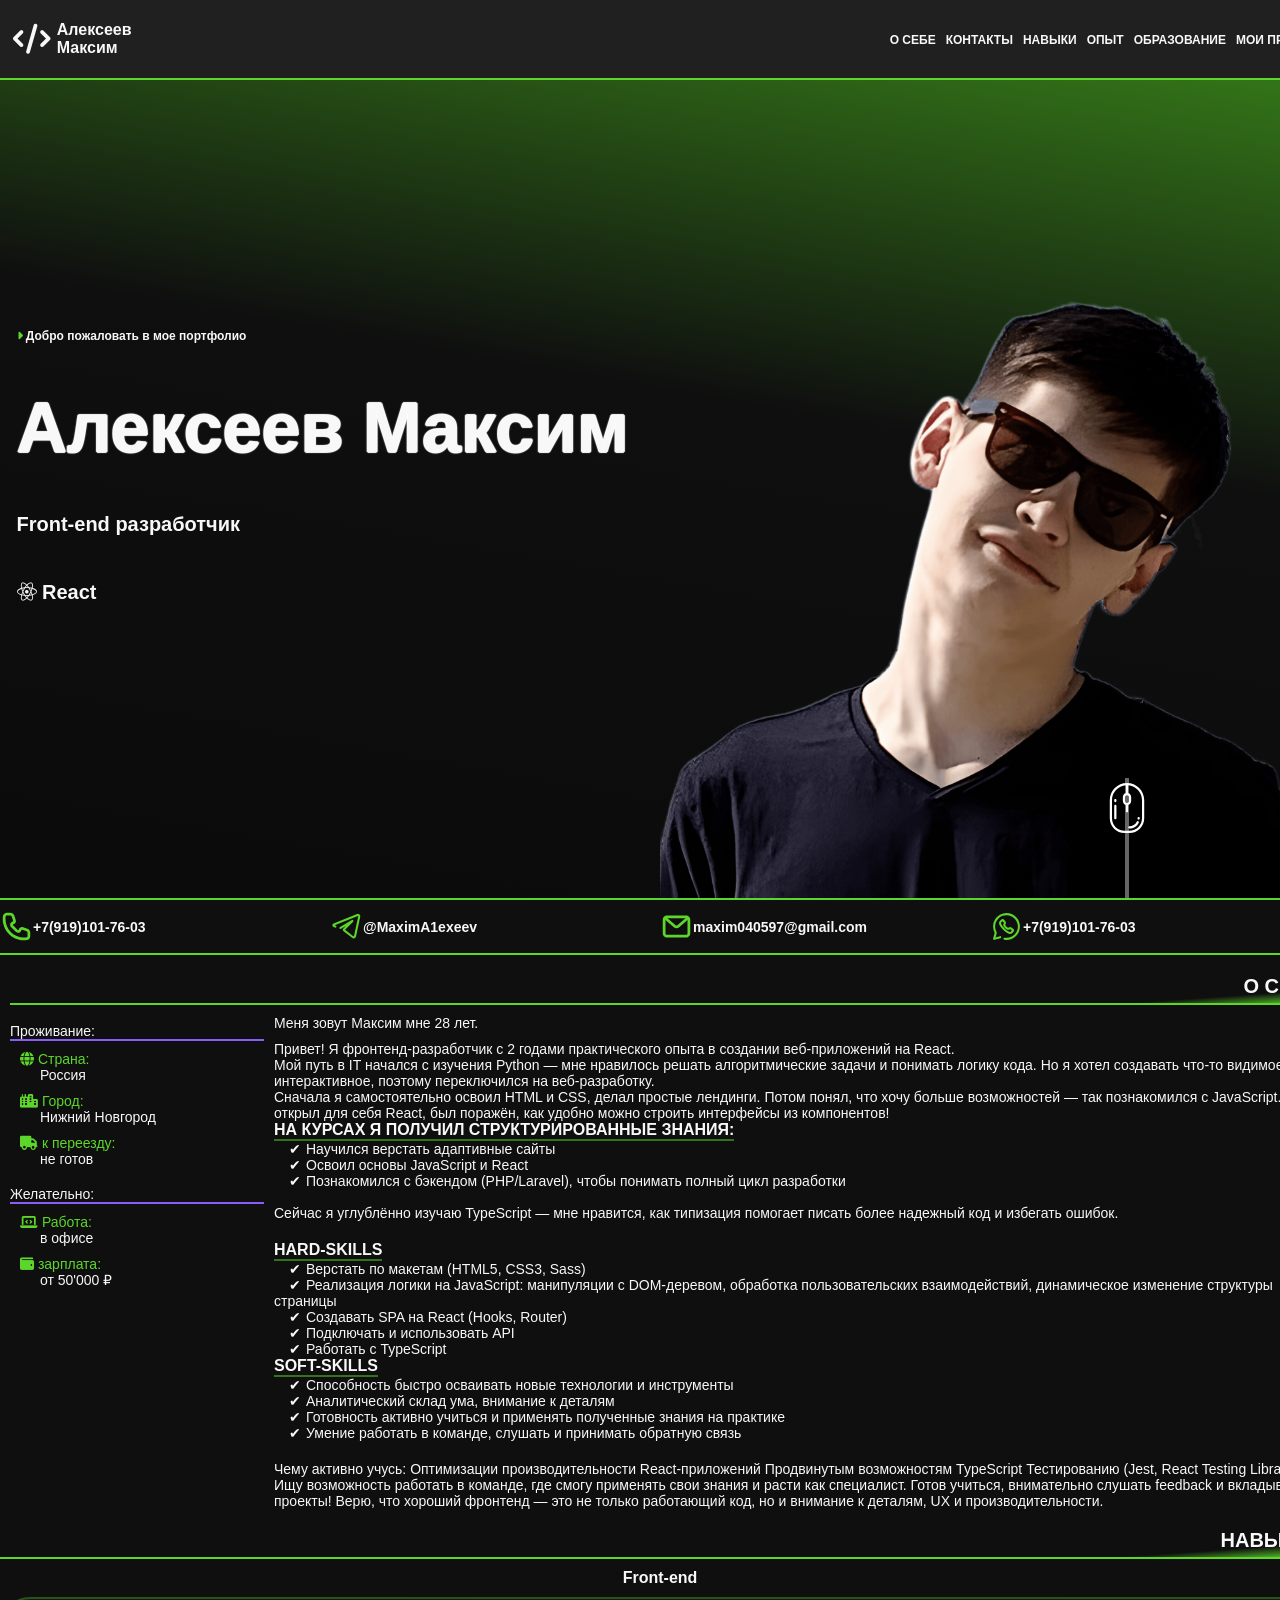
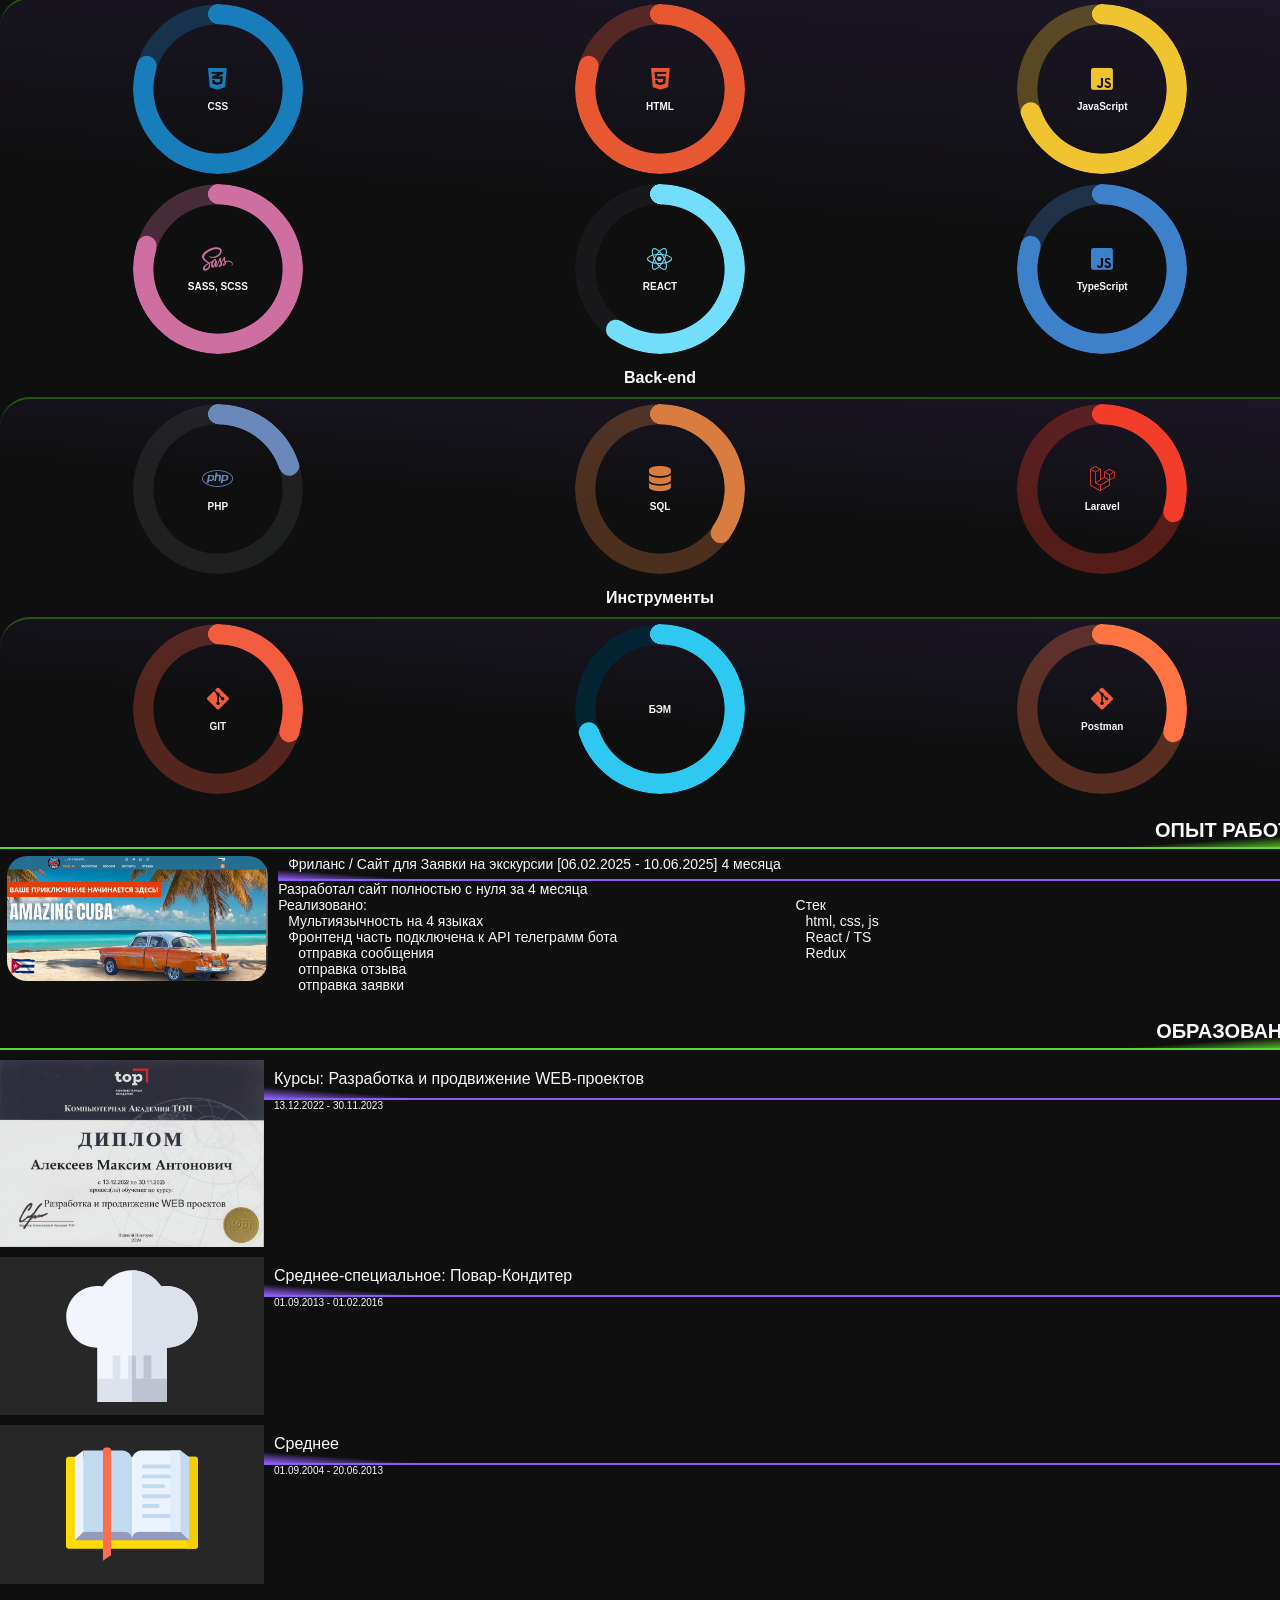
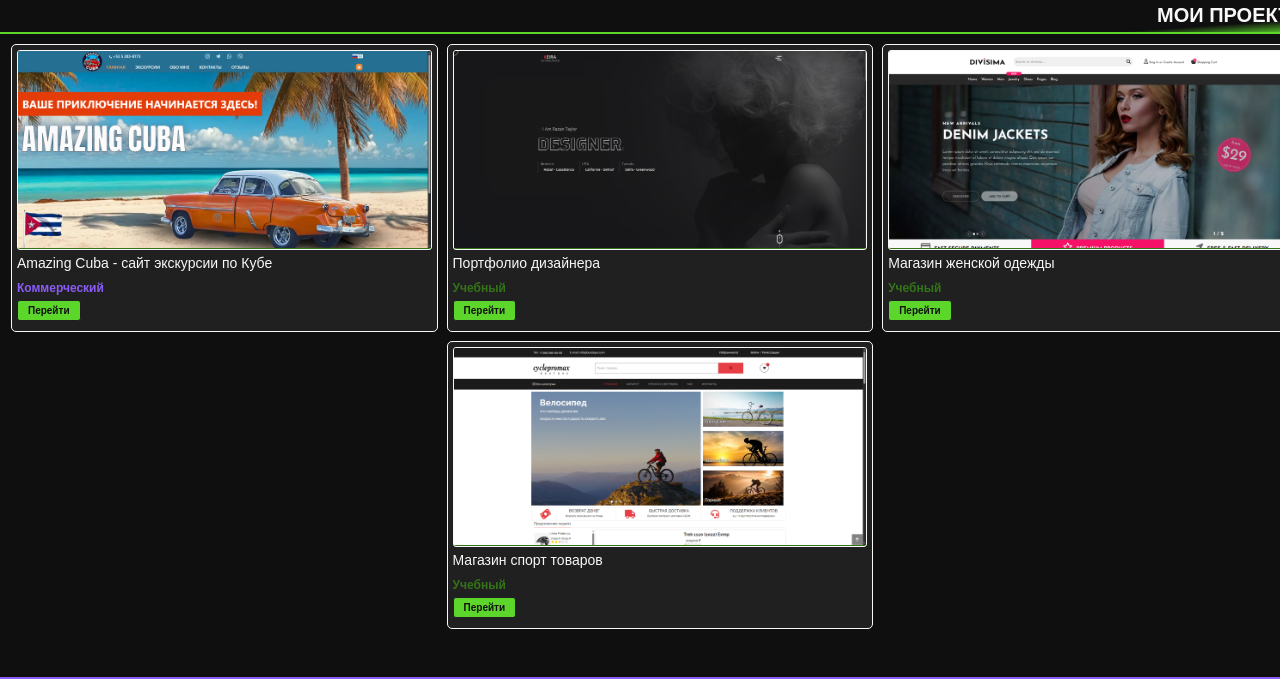
<file: index.html>
<!DOCTYPE html>
<html lang="en">
<head>
    <meta charset="UTF-8">
    <meta name="viewport" content="width=device-width, initial-scale=1.0">

    <!-- Стили -->
    <link rel="stylesheet" href="css/reset.css">
    <link rel="stylesheet" href="css/all.min.css">
    <link rel="stylesheet" href="css/style4.css">

    <!-- Инфо -->
    <link rel="shortcut icon" href="images/favicon.ico" type="image/x-icon">
    <title>Alexeev Maxim | Portfolio | Dev. Front-end</title>
</head>
<body>
    <div class="wrap">
        <header>
            <div class="container">
                <div class="row">
                    <div class="col">
                        <a href="https://mrpepperoff.github.io/portfolio/" class="logo"><i class="fa-solid fa-code"></i><span>Алексеев<br/>Максим</span></a>
                    </div>
                    <nav class="col nav">
                        <button class="nav__btn" id="nav-btn">
                            <i class="fa-solid fa-bars"></i>
                        </button>
                        <ul class="nav__list" id="nav-list">
                            <li class="nav__item"><a href="#about" class="nav__link">О&nbsp;себе</a></li>
                            <li class="nav__item"><a href="#" class="nav__link">Контакты</a></li>
                            <li class="nav__item"><a href="#" class="nav__link">Навыки</a></li>
                            <li class="nav__item"><a href="#" class="nav__link">Опыт</a></li>
                            <li class="nav__item"><a href="#" class="nav__link">Образование</a></li>
                            <li class="nav__item"><a href="#" class="nav__link">Мои&nbsp;проекты</a></li>
                        </ul>
                    </nav>

                </div>
            </div>
        </header>
        <main class="section">
            <section class="section__hero">
                <div class="container">
                    <div class="row">
                        <div>
                            <p class="welcome"><i class="fa-solid fa-caret-right"></i> Добро пожаловать <span>в мое портфолио</span></p>
                            <h1>Алексеев <span>Максим</span></h1>
                            <p>Front-end <span>разработчик</span></p>
                            <p><i class="fa-brands fa-react"></i> React</p>
                            <!-- <a href="#">
                                Напишите мне
                                <span>&ensp;<i class="fa-solid fa-comment"></i></span>
                            </a> -->
                        </div>
                        <div>
                            <img src="images/avatar.png" alt="avatar">
                        </div>    
                    </div>         
                </div>
                <div class="mouse__wrap">
                    <svg xmlns="http://www.w3.org/2000/svg" x="0px" y="0px" viewBox="0 0 512 512"  class="mouse">
                        <path d="M256,0C158.756,0,79.644,79.112,79.644,176.356v183.764c0,83.747,68.134,151.881,151.88,151.881h48.95 c83.748,0,151.882-68.134,151.882-151.881V176.356C432.356,79.112,353.244,0,256,0z M275.911,144.491v39.822 c0,10.98-8.933,19.911-19.911,19.911c-10.978,0-19.911-8.933-19.911-19.911v-39.822c0-10.978,8.933-19.911,19.911-19.911 C266.978,124.58,275.911,133.513,275.911,144.491z M409.6,360.119c0,71.2-57.925,129.125-129.125,129.125h-48.949 c-71.201,0-129.125-57.925-129.125-129.125V176.356c0-80.869,62.819-147.336,142.222-153.178v80.2 c-18.019,4.993-31.289,21.528-31.289,41.114v39.822c0,19.587,13.27,36.121,31.289,41.114v64.694 c0,6.283,5.095,11.378,11.378,11.378s11.378-5.095,11.378-11.378v-64.694c18.019-4.993,31.289-21.528,31.289-41.114v-39.822 c0-19.587-13.27-36.121-31.289-41.114v-80.2C346.781,29.019,409.6,95.487,409.6,176.356V360.119z"/><path d="M136.533,164.978c-6.283,0-11.378,5.095-11.378,11.378v8.376c0,6.283,5.095,11.378,11.378,11.378 c6.283,0,11.378-5.095,11.378-11.378v-8.376C147.911,170.073,142.816,164.978,136.533,164.978z"/><path d="M136.533,223.416c-6.283,0-11.378,5.095-11.378,11.378v125.324c0,6.283,5.095,11.378,11.378,11.378 c6.283,0,11.378-5.095,11.378-11.378V234.794C147.911,228.511,142.816,223.416,136.533,223.416z"/><path d="M371.045,390.969c-5.66-2.726-12.46-0.352-15.189,5.311c-13.89,28.827-43.479,47.453-75.381,47.453 c-6.283,0-11.378,5.095-11.378,11.378c0,6.283,5.095,11.378,11.378,11.378c40.586,0,78.221-23.681,95.882-60.331 C379.085,400.498,376.707,393.696,371.045,390.969z"/><path d="M374.896,375.582c0.165,0.007,0.329,0.01,0.493,0.01c6.06,0,11.099-4.781,11.358-10.894 c0.065-1.529,0.098-3.069,0.098-4.577c0-6.283-5.095-11.378-11.378-11.378c-6.283,0-11.378,5.095-11.378,11.378 c0,1.187-0.025,2.401-0.077,3.61C363.745,370.009,368.617,375.314,374.896,375.582z"/>
                    </svg>  
                    <div class="mouse__line"></div>  
                </div>
                
            </section>
            <section class="section__contacts">
                <div class="container">
                    <ul>
                        <li>
                            <a href="tel:+79191017603">
                                <svg fill="none" viewBox="0 0 24 24" xmlns="http://www.w3.org/2000/svg"><path clip-rule="evenodd" d="m4.99004 4c-.488 0-.81993.32104-.86723.67043-.08094.59784-.12281 1.20855-.12281 1.82957 0 7.4558 6.0442 13.5 13.5 13.5.621 0 1.2317-.0419 1.8296-.1228.3494-.0473.6704-.3792.6704-.8672v-2.5685c0-.4304-.2754-.8126-.6838-.9487l-3.1483-1.0494c-.2479-.0827-.5138.0633-.5772.3168-.4616 1.8466-2.7612 2.4835-4.1071 1.1376l-3.38144-3.3814c-1.34588-1.3459-.70894-3.64548 1.13759-4.10711.25357-.0634.39951-.32924.31685-.5772l-1.04944-3.14832c-.13611-.40834-.51825-.68377-.94868-.68377zm-2.84915.4021c.19936-1.47247 1.49867-2.4021 2.84915-2.4021h2.56844c1.29129 0 2.43771.82629 2.84602 2.05132l1.0495 3.14831c.451 1.3532-.3454 2.80397-1.72918 3.14997-.33836.0846-.45507.5059-.20845.7526l3.38143 3.3814c.2467.2467.668.1299.7526-.2084.346-1.3838 1.7968-2.1802 3.15-1.7292l3.1483 1.0495c1.225.4083 2.0513 1.5547 2.0513 2.846v2.5685c0 1.3504-.9296 2.6498-2.4021 2.8491-.6865.093-1.3869.1409-2.0979.1409-8.56041 0-15.5-6.9396-15.5-15.5 0-.71102.04794-1.41137.14089-2.0979z"/></svg>
                                <span>+7(919)101-76-03</span>
                            </a>
                        </li>
                        <li>
                            <a href="https://t.me/MaximA1exeev" target="_blank">
                                <svg viewBox="0 0 32 32" xmlns="http://www.w3.org/2000/svg"><g id="telegram_social_media_network_chat" data-name="telegram, social, media, network, chat"><path d="m28.59 4.29a2.23 2.23 0 0 0 -2.27-.36l-22.91 9.17a1.83 1.83 0 0 0 0 3.38l1.48.61a1 1 0 0 0 1.31-.53 1 1 0 0 0 -.54-1.31l-1.1-.45 22.51-9a.22.22 0 0 1 .23 0 .24.24 0 0 1 .08.23l-4.11 19.18a.4.4 0 0 1 -.26.3.39.39 0 0 1 -.39-.06l-8-6.24 7.83-7.91a1 1 0 0 0 -1.22-1.56l-11.48 6.8a1 1 0 1 0 1 1.72l4.83-2.85-2.35 2.39a2 2 0 0 0 .2 3.08l8 6.15a2.4 2.4 0 0 0 1.47.5 2.47 2.47 0 0 0 .83-.15 2.37 2.37 0 0 0 1.52-1.75l4.08-19.16a2.23 2.23 0 0 0 -.74-2.18z"/></g></svg>
                                <span>@MaximA1exeev</span>
                            </a>
                        </li>
                        <li>
                            <a href="mailto:maxim040597@gmail.com">
                                <svg fill="none" viewBox="0 0 24 24" xmlns="http://www.w3.org/2000/svg"><g clip-rule="evenodd"><path d="m5.96802 4h12.06398c.4386-.00001.8171-.00002 1.1304.02135.3298.02251.6597.07201.9857.20701.735.30448 1.3191.88851 1.6235 1.62359.135.32593.1845.65584.2071.98567.0213.31326.0213.69174.0213 1.13039v8.06399c0 .4386 0 .8171-.0213 1.1304-.0226.3298-.0721.6597-.2071.9857-.3044.735-.8885 1.3191-1.6235 1.6235-.326.135-.6559.1845-.9857.2071-.3133.0213-.6918.0213-1.1304.0213h-12.06399c-.43865 0-.81713 0-1.13039-.0213-.32983-.0226-.65974-.0721-.98567-.2071-.73508-.3044-1.31911-.8885-1.62359-1.6235-.135-.326-.1845-.6559-.20701-.9857-.02137-.3133-.02136-.6918-.02135-1.1304v-8.06398c-.00001-.43865-.00002-.81714.02135-1.1304.02251-.32983.07201-.65974.20701-.98567.30448-.73508.88851-1.31911 1.62359-1.62359.32593-.135.65584-.1845.98567-.20701.31326-.02137.69175-.02136 1.1304-.02135zm-.99426 2.01671c-.228.01556-.31483.04217-.35644.05941-.24503.1015-.4397.29617-.5412.5412-.01724.04161-.04385.12844-.05941.35644-.01617.23698-.01671.54662-.01671 1.02624v8c0 .4796.00054.7893.01671 1.0262.01556.228.04217.3149.05941.3565.1015.245.29617.4397.5412.5412.04161.0172.12844.0438.35644.0594.23698.0162.54662.0167 1.02624.0167h12c.4796 0 .7893-.0005 1.0262-.0167.228-.0156.3149-.0422.3565-.0594.245-.1015.4397-.2962.5412-.5412.0172-.0416.0438-.1285.0594-.3565.0162-.2369.0167-.5466.0167-1.0262v-8c0-.47962-.0005-.78926-.0167-1.02624-.0156-.228-.0422-.31483-.0594-.35644-.1015-.24503-.2962-.4397-.5412-.5412-.0416-.01724-.1285-.04385-.3565-.05941-.2369-.01617-.5466-.01671-1.0262-.01671h-12c-.47962 0-.78926.00054-1.02624.01671z"/><path d="m3.24744 5.34151c.36368-.41564.99544-.45776 1.41108-.09407l6.68298 5.84766c.377.3299.94.3299 1.317 0l6.683-5.84766c.4156-.36369 1.0474-.32157 1.4111.09407s.3216 1.0474-.0941 1.41108l-6.683 5.84761c-1.1311.9897-2.8199.9897-3.951 0l-6.68299-5.84761c-.41564-.36368-.45776-.99544-.09407-1.41108z"/></g></svg>
                                <span>maxim040597@gmail.com</span>
                            </a>
                        </li>
                        <li>
                            <a href="https://wa.me/79191017603">
                                <svg viewBox="0 0 32 32" xmlns="http://www.w3.org/2000/svg"><g id="wa_whatsapp_message_communication_chat" data-name="wa, whatsapp, message, communication, chat"><path d="m16 3a13.0037 13.0037 0 0 0 -11.4658 19.1313l-1.5 5.61a.9965.9965 0 0 0 .2627.97 1.0445 1.0445 0 0 0 .9726.2515l5.9151-1.6553a1 1 0 0 0 -.5391-1.9258l-4.2266 1.1828 1.1511-4.3072a1 1 0 0 0 -.1006-.7588 11.002 11.002 0 1 1 9.5306 5.5015 11.1474 11.1474 0 0 1 -1.8408-.1533 1 1 0 1 0 -.3321 1.9726 13.1739 13.1739 0 0 0 2.1729.1807 13 13 0 0 0 0-26z"/><path d="m15.0439 11.21-1.166-1.6a2.0482 2.0482 0 0 0 -1.5-.8389 2.0832 2.0832 0 0 0 -1.6133.5947l-1.2031 1.2042a2.826 2.826 0 0 0 -.8027 2.0781c.0107 1.7759 1.3613 3.9961 4.0137 6.6 3.09 3.0322 5.2246 3.9985 6.69 3.9985a2.71 2.71 0 0 0 1.9766-.8037l1.1992-1.2a2.0539 2.0539 0 0 0 -.2422-3.1143l-1.6006-1.1665a2.0642 2.0642 0 0 0 -1.8213-.3l-1.4922.4659a7.7076 7.7076 0 0 1 -2.642-2.458c.13-.4365.3545-1.1553.5049-1.6382a2.0547 2.0547 0 0 0 -.301-1.8218zm1.2911 7.6274a2.3131 2.3131 0 0 0 1.7421.1987l1.5411-.4585 1.6074 1.2491-1.1992 1.2c-.4746.4741-2.2471.3335-5.8535-3.2066-2.961-2.9057-3.41-4.4951-3.4141-5.1836a.8852.8852 0 0 1 .22-.6548l1.2832-1.1938 1.1748 1.6475c-.1543.4912-.3818 1.2221-.51 1.6528a2.1233 2.1233 0 0 0 .0781 1.418 11.098 11.098 0 0 0 3.3301 3.3312z"/></g></svg>
                                <span>+7(919)101-76-03</span>
                            </a>
                        </li>
                    </ul>
                </div>
                
            </section>
            <section class="section__about">
                <div class="container">
                    <h2 class="title"><a name="about" id="about">О себе</a></h2>
                    <div class="section__about__content">
                        <div>
                            <h4>Проживание:</h4>
                            <ul>
                                <li title="Cтрана">
                                    <p>
                                        <i class="fa-solid fa-globe"></i> 
                                        <span>Страна:</span>
                                    </p> 
                                    <span>Россия</span>
                                </li>
                                <li title="Город">
                                    <p>
                                        <i class="fa-solid fa-city"></i>
                                        <span>Город:</span>
                                    </p>
                                    <span>Нижний Новгород</span>
                                </li>
                                <li title="Переезд">
                                    <p>
                                        <i class="fa-solid fa-truck"></i>
                                        <span>к переезду:</span>
                                    </p>
                                    <span>не готов</span>
                                </li>
                            </ul>
                            <h4>Желательно:</h4>
                            <ul>
                                <li>
                                    <p>
                                        <i class="fa-solid fa-laptop-code"></i>
                                        <span>Работа:</span>
                                    </p>
                                    <span>в офисе</span>
                                </li>
                                <li>
                                    <p>
                                        <i class="fa-solid fa-wallet"></i>
                                        <span>зарплата:</span>
                                    </p>
                                    <span>от 50'000 &#8381;</span>
                                </li>
                            </ul>
                        </div>
                        
                        <div>
                            <p>Меня зовут Максим мне 28 лет.</p>
                            <p>
                                Привет! Я фронтенд-разработчик с 2 годами практического опыта в создании веб-приложений на React.
                                <br/>
                                Мой путь в IT начался с изучения Python — мне нравилось решать алгоритмические задачи и понимать логику кода. Но я хотел создавать что-то видимое и интерактивное, поэтому переключился на веб-разработку.
                                <br/>
                                Сначала я самостоятельно освоил HTML и CSS, делал простые лендинги. Потом понял, что хочу больше возможностей — так познакомился с JavaScript. Когда открыл для себя React, был поражён, как удобно можно строить интерфейсы из компонентов!
                                <br/>
                                <h3 class="title-sub">На курсах я получил структурированные знания:</h3>
                                <br/>
                                <ul>
                                    <li>Научился верстать адаптивные сайты</li>
                                    <li>Освоил основы JavaScript и React</li>
                                    <li>Познакомился с бэкендом (PHP/Laravel), чтобы понимать полный цикл разработки</li>
                                </ul>
                                <br/>
                                Сейчас я углублённо изучаю TypeScript — мне нравится, как типизация помогает писать более надежный код и избегать ошибок.

                            </p>
                            <p>
                                <h3 class="title-sub">hard-skills</h3>
                                <ul>
                                    <li>Верстать по макетам (HTML5, CSS3, Sass)</li>
                                    <li>Реализация логики на JavaScript: манипуляции с DOM-деревом, обработка пользовательских взаимодействий, динамическое изменение структуры страницы</li>
                                    <li>Создавать SPA на React (Hooks, Router)</li>
                                    <li>Подключать и использовать API</li>
                                    <li>Работать с TypeScript</li>
                                </ul>
                                <h3 class="title-sub">soft-skills</h3>
                                <ul>
                                    <li>Способность быстро осваивать новые технологии и инструменты</li>
                                    <li>Аналитический склад ума, внимание к деталям</li>
                                    <li>Готовность активно учиться и применять полученные знания на практике</li>
                                    <li>Умение работать в команде, слушать и принимать обратную связь</li>
                                </ul>
                            </p>  
                            <p>
                                Чему активно учусь:

                                Оптимизации производительности React-приложений

                                Продвинутым возможностям TypeScript

                                Тестированию (Jest, React Testing Library)

                                Ищу возможность работать в команде, где смогу применять свои знания и расти как специалист. Готов учиться, внимательно слушать feedback и вкладываться в проекты!

                                Верю, что хороший фронтенд — это не только работающий код, но и внимание к деталям, UX и производительности.
                            </p>
                            
                        </div>    
                    </div>
                    
                    
                </div>
                
                
            </section>
            <section class="section__skills">
                <div class="container">
                    <h2 class="title">Навыки</h2>
                    <div>
                        <h3>Front-end</h3>
                        <ul>
                            <li><div class="pie" style="--p:80;--c:rgb(25,124,187);--f:rgba(25,124,187, .3)"><i class="fa-brands fa-css3-alt" style="color:rgb(25,124,187)"></i> CSS</div></li>
                            <li><div class="pie" style="--p:80;--c:rgb(230,87,50);--f:rgba(230,87,50, .3)"><i class="fa-brands fa-html5" style="color:rgb(230,87,50)"></i> HTML</div></li>
                            <li><div class="pie" style="--p:70;--c:rgb(240,196,48);--f:rgba(240,196,48, .3)"><i class="fa-brands fa-square-js" style="color:rgb(240,196,48)"></i> JavaScript</div></li>
                            <li><div class="pie" style="--p:80;--c:rgb(207,111,159);--f:rgba(207,111,159, .3)"><i class="fa-brands fa-sass" style="color:rgb(207,111,159)"></i> SASS, SCSS</div></li>
                            <li><div class="pie" style="--p:60;--c:rgb(115,222,251);--f:rgba(44,47,55, .3)"><i class="fa-brands fa-react" style="color:rgb(115,222,251)"></i> REACT</div></li>
                            <li><div class="pie" style="--p:80;--c:rgb(61,129,202);--f:rgba(61,129,202, .3)"><i class="fa-brands fa-square-js" style="color:rgb(61,129,202)"></i> TypeScript</div></li>
                        </ul>
                        <h3>Back-end</h3>
                        <ul>
                            <li><div class="pie" style="--p:20;--c:rgb(106,136,186);--f:rgba(71,73,75, .3)"><i class="fa-brands fa-php" style="color:rgb(106,136,186)"></i> PHP</div></li>
                            <li><div class="pie" style="--p:35;--c:rgb(216,125,63);--f:rgba(216,125,63, .3)"><i class="fa-solid fa-database" style="color:rgb(216,125,63)"></i> SQL</div></li>
                            <li><div class="pie" style="--p:30;--c:rgb(243,61,43);--f:rgba(243,61,43, .3)"><i class="fa-brands fa-laravel" style="color:rgb(243,61,43)"></i> Laravel</div></li>
                        </ul>
                        <h3>Инструменты</h3>
                        <ul>
                            <li><div class="pie" style="--p:30;--c:rgb(242,92,63);--f:rgba(242,92,63, .3)"><i class="fa-brands fa-git-alt" style="color:rgb(242,92,63)"></i> GIT</div></li>
                            <li><div class="pie" style="--p:70;--c:rgb(47,200,241);--f:rgb(5,36,51)">БЭМ</div></li>
                            <li><div class="pie" style="--p:30;--c:rgb(254,117,67);--f:rgba(254,117,67, .3)"><i class="fa-brands fa-git-alt" style="color:rgb(242,92,63)"></i> Postman</div></li>
                        </ul>
                        
                        
                        
                    </div>
                </div>
            </section>
            <section class="section__experience ">
                <div class="container">
                    <h2 class="title">Опыт работы</h2>
                    <div class="experience-card">
                        <div class="experience-card__img__wrap">
                            <img src="images/site/5.png" class="experience-card__img" alt="amazing-cuba">
                        </div>
                        <div class="experience-card__context">
                            <h4>Фриланс / Сайт для Заявки на экскурсии [06.02.2025 - 10.06.2025] 4 месяца</h4>
                            <div class="experience-card__row">
                                <div>
                                    Разработал сайт полностью с нуля за 4 месяца
                                </div>
                                <div>
                                    Реализовано:
                                    <ul>
                                        <li>Мультиязычность на 4 языках</li>
                                        <li>Фронтенд часть подключена к API телеграмм бота
                                            <ul>
                                                <li>отправка сообщения</li>
                                                <li>отправка отзыва</li>
                                                <li>отправка заявки</li>
                                            </ul>
                                        </li>
                                    </ul>
                                </div>
                                <div>
                                    Стек
                                    <ul>
                                        <li>html, css, js</li>
                                        <li>React / TS</li>
                                        <li>Redux</li>
                                    </ul>
                                </div>
                            </div>
                        </div>
                    </div>
                </div>
            </section>
            <section class="section__education education">
                <div class="container">
                    <h2 class="title">Образование</h2>

                    <ul>
                        <li class="education__card">
                            <img src="images/diplom_top_1.jpg" alt="Diplom">
                            <div>
                                <h4>Курсы: Разработка и продвижение WEB-проектов</h4>
                                <p>13.12.2022 - 30.11.2023</p>
                            </div>
                        </li>
                        <li class="education__card">
                            <svg viewBox="-1 0 512 512" xmlns="http://www.w3.org/2000/svg"><path d="m510 181c0 66.300781-53.699219 120-120 120v120l-39 30h-178.800781l-52.199219-30v-120c-66.300781 0-120-53.699219-120-120 0-73.199219 65.398438-131.398438 141.300781-118.199219 24.601563-38.398437 67.199219-62.800781 113.699219-62.800781s89.097656 24.402344 113.699219 62.800781c75.902343-12.902343 141.300781 45 141.300781 118.199219zm0 0" fill="#f2f6fc"/><g fill="#dce1eb"><path d="m510 181c0 66.300781-53.699219 120-120 120v120l-39 30h-96v-451c46.5 0 89.097656 24.402344 113.699219 62.800781 75.902343-12.902343 141.300781 45 141.300781 118.199219zm0 0"/><path d="m240 331h30v105h-30zm0 0"/><path d="m180 331h30v105h-30zm0 0"/></g><path d="m300 331h30v105h-30zm0 0" fill="#bec3d2"/><path d="m255 331h15v105h-15zm0 0" fill="#bec3d2"/><path d="m120 421v91h270v-91zm0 0" fill="#dce1eb"/><path d="m255 421h135v91h-135zm0 0" fill="#bec3d2"/></svg>
                            <div>
                                <h4>Среднее-специальное: Повар-Кондитер</h4>
                                <p>01.09.2013 - 01.02.2016</p>
                            </div>
                        </li>
                        <li class="education__card">
                            <svg id="Layer_1" enable-background="new 0 0 512 512" viewBox="0 0 512 512" xmlns="http://www.w3.org/2000/svg"><g><g><path d="m501.258 429.045h-490.516c-5.933 0-10.742-4.81-10.742-10.742v-335.7c0-5.932 4.809-10.742 10.742-10.742h490.517c5.932 0 10.742 4.809 10.742 10.742v335.7c-.001 5.932-4.81 10.742-10.743 10.742z" fill="#ffda03"/><path d="m501.258 71.861h-41.207c5.932 0 10.742 4.809 10.742 10.742v335.7c0 5.933-4.809 10.742-10.742 10.742h41.207c5.932 0 10.742-4.809 10.742-10.742v-335.7c0-5.932-4.809-10.742-10.742-10.742z" fill="#f2cf00"/><g><path d="m444.643 363.335 33.058 32.591h-221.701v-32.591z" fill="#9599bd"/><g><path d="m256 391.437c0-15.52 12.563-28.102 28.061-28.102h160.583v-315.82h-151.23c-20.663 0-37.414 16.776-37.414 37.469z" fill="#ebf3ff"/></g><g><path d="m403.436 47.515h41.207v315.82h-41.207z" fill="#e0edff"/></g><path d="m67.357 363.335-33.058 32.591h221.701v-32.591z" fill="#9599bd"/><g><path d="m256 391.437c0-15.52-12.563-28.102-28.061-28.102h-160.582v-315.82h151.229c20.663 0 37.414 16.776 37.414 37.469z" fill="#c2daf0"/></g><path d="m67.357 363.335-33.058 32.591v-322.495l33.058-25.916z" fill="#ebf3ff"/><path d="m477.701 395.926-33.058-32.591v-315.82l33.058 25.916z" fill="#c2daf0"/></g></g><path d="m174.605 454.347-31.3 21.499v-428.942c0-5.937 4.806-10.75 10.734-10.75h9.833c5.928 0 10.734 4.813 10.734 10.75v407.443z" fill="#ff6d50"/><g fill="#c2daf0"><path d="m302.02 117.425h96.604c4.268 0 7.726-3.459 7.726-7.726s-3.459-7.726-7.726-7.726h-96.604c-4.268 0-7.726 3.459-7.726 7.726s3.459 7.726 7.726 7.726z"/><path d="m398.624 140.398h-96.604c-4.268 0-7.726 3.459-7.726 7.726s3.459 7.726 7.726 7.726h96.604c4.268 0 7.726-3.459 7.726-7.726s-3.459-7.726-7.726-7.726z"/><path d="m302.02 194.276h75.136c4.268 0 7.726-3.459 7.726-7.726s-3.459-7.726-7.726-7.726h-75.136c-4.268 0-7.726 3.459-7.726 7.726s3.459 7.726 7.726 7.726z"/><path d="m398.624 217.248h-96.604c-4.268 0-7.726 3.459-7.726 7.726s3.459 7.726 7.726 7.726h96.604c4.268 0 7.726-3.459 7.726-7.726s-3.459-7.726-7.726-7.726z"/><path d="m302.02 271.127h53.668c4.268 0 7.726-3.459 7.726-7.726s-3.459-7.726-7.726-7.726h-53.668c-4.268 0-7.726 3.459-7.726 7.726s3.459 7.726 7.726 7.726z"/><path d="m398.624 294.1h-96.604c-4.268 0-7.726 3.459-7.726 7.726s3.459 7.726 7.726 7.726h96.604c4.268 0 7.726-3.459 7.726-7.726s-3.459-7.726-7.726-7.726z"/></g></g></svg>
                            <div>
                                <h4>Среднее</h4>
                                <p>01.09.2004 - 20.06.2013</p>
                            </div>
                        </li>
                    </ul>
                </div>
            </section>
            <section class="section__my-project">
                <div class="container">
                    <h2 class="title">Мои проекты</h2>
                    <div class="portfolio__content"></div>
                    <div class="modal">
                        <div class="modal__content">
                            <button class="modal__close"  onclick="onModalClose()"><i class="fa-solid fa-xmark"></i></button>
                            <div class="modal__row">
                                <div class="modal__col modal__left">
                                </div>
                                <div class="modal__col modal__right">
                                </div>
                            </div>
                        </div>
                    </div>
                </div>
            </section>
        </main>    
    </div>
    <footer class="footer">
        <div class="container">
            <!-- <div class="footer__wrap">
                <div>
                    <h2>footer</h2>
                </div>
                <nav class="nav">
                    <ul class="nav__list">
                        <li class="nav__item"><a href="#" class="nav__link">О&nbsp;себе</a></li>
                        <li class="nav__item"><a href="#" class="nav__link">Контакты</a></li>
                        <li class="nav__item"><a href="#" class="nav__link">Навыки</a></li>
                        <li class="nav__item"><a href="#" class="nav__link">Образование</a></li>
                        <li class="nav__item"><a href="#" class="nav__link">Дополнительно</a></li>
                        <li class="nav__item"><a href="#" class="nav__link">Мои&nbsp;проекты</a></li>
                    </ul>
                </nav>
                <div class="">
                    <button>Напишите мне</button>
                </div>
                 
            </div> -->
        </div>
    </footer>
    <script src="js/script.js"></script>
    <script src="js/btn.js"></script>
</body>
</html>
</file>
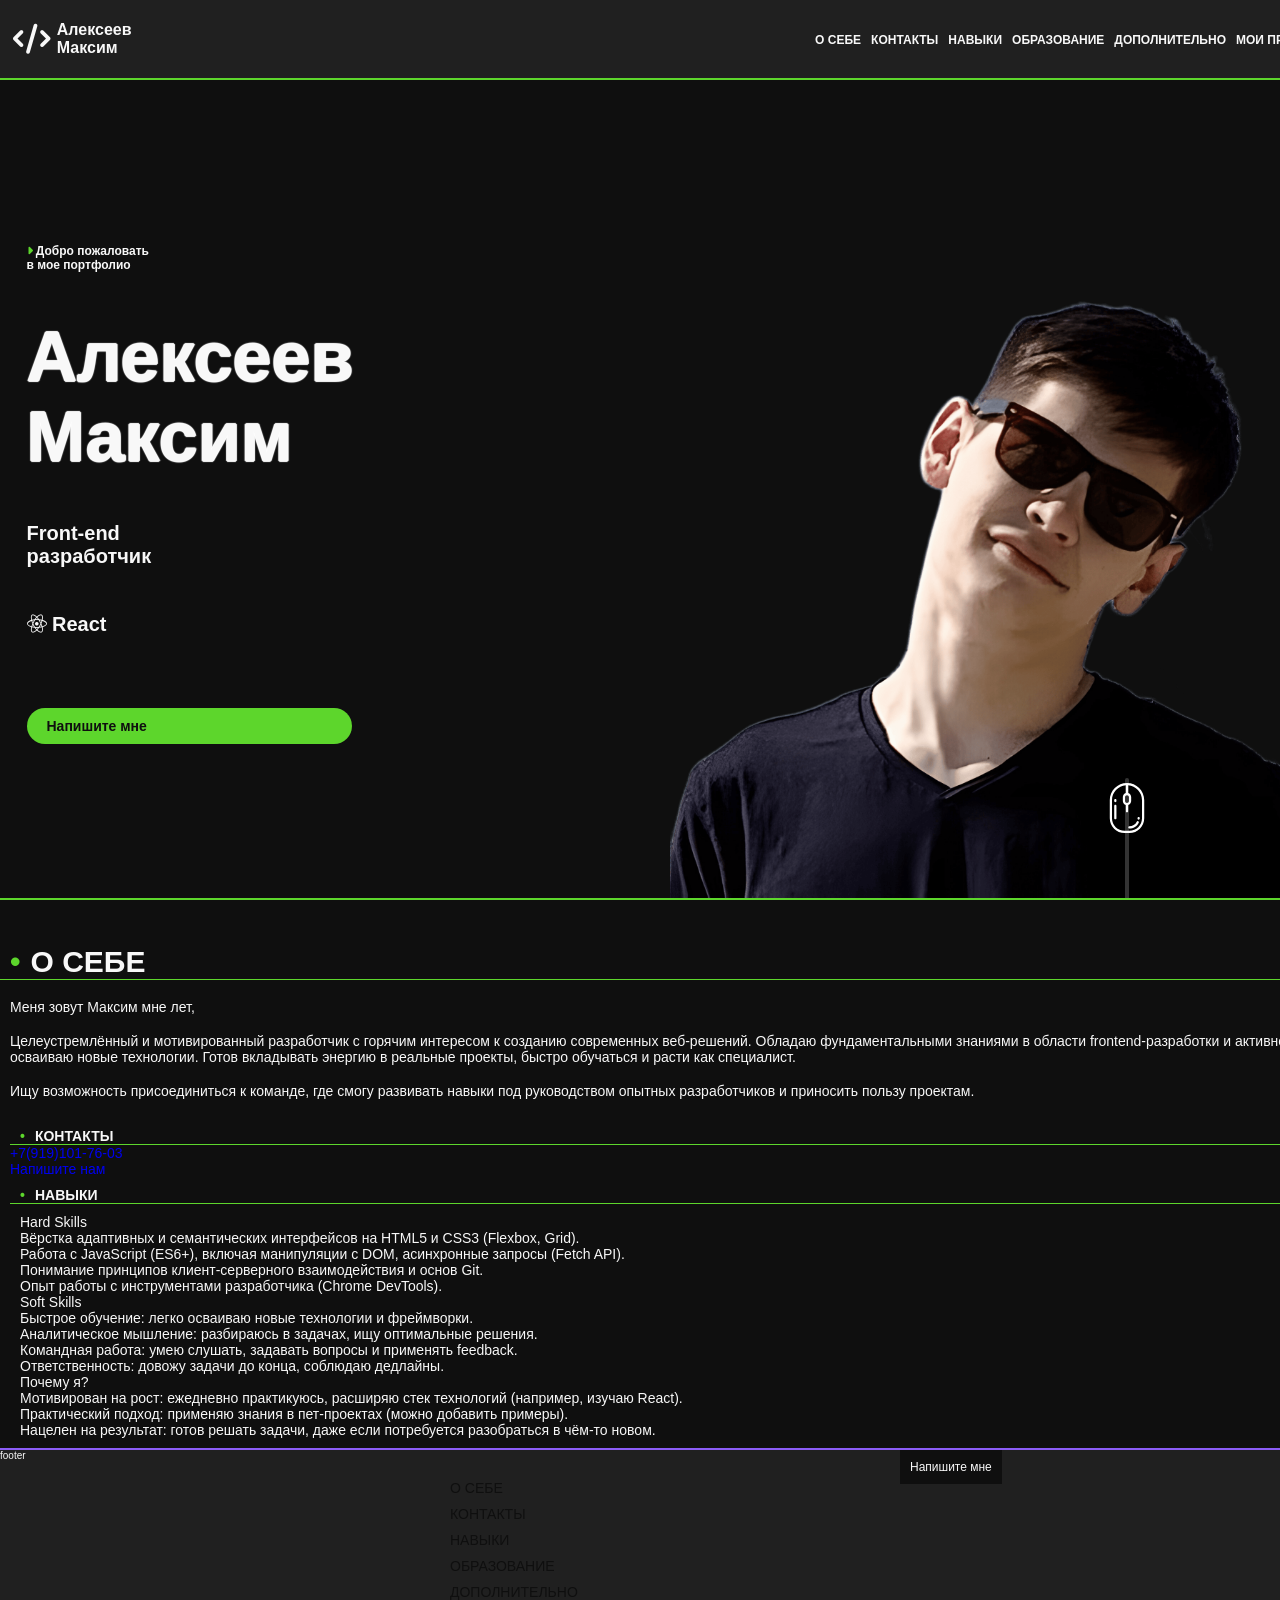
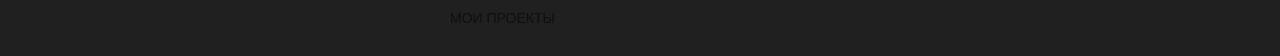
<file: index2.html>
<!DOCTYPE html>
<html lang="en">
<head>
    <meta charset="UTF-8">
    <meta name="viewport" content="width=device-width, initial-scale=1.0">

    <!-- Стили -->
    <link rel="stylesheet" href="css/reset.css">
    <link rel="stylesheet" href="css/all.min.css">
    <link rel="stylesheet" href="css/style.css">

    <!-- Инфо -->
    <link rel="shortcut icon" href="images/favicon.ico" type="image/x-icon">
    <title>Portfolio 2</title>
</head>
<body>
    <div class="wrap">
        <header>
            <div class="container">
                <div class="row">
                    <div>
                        <a href="https://mrpepperoff.github.io/portfolio/" class="logo"><i class="fa-solid fa-code"></i><span>Алексеев<br/>Максим</span></a>
                    </div>
                    <nav class="nav">
                        <button class="nav__btn">
                            <i class="fa-solid fa-bars"></i>
                        </button>
                        <ul class="nav__list">
                            <li class="nav__item"><a href="#" class="nav__link">О&nbsp;себе</a></li>
                            <li class="nav__item"><a href="#" class="nav__link">Контакты</a></li>
                            <li class="nav__item"><a href="#" class="nav__link">Навыки</a></li>
                            <li class="nav__item"><a href="#" class="nav__link">Образование</a></li>
                            <li class="nav__item"><a href="#" class="nav__link">Дополнительно</a></li>
                            <li class="nav__item"><a href="#" class="nav__link">Мои&nbsp;проекты</a></li>
                        </ul>
                    </nav>
                </div>
            </div>
        </header>
        <main class="sections">
            <section class="section section__hero">
                <div class="container">
                    <div class="row">
                        <div>
                            <p class="welcome"><i class="fa-solid fa-caret-right"></i> Добро пожаловать <br/>в мое портфолио</p>
                            <h1>Алексеев<br/> Максим</h1>
                            <p>Front-end<br/> разработчик</p>
                            <p><i class="fa-brands fa-react fa-spin"></i> React</p>
                            <a href="#">
                                Напишите мне
                                <span>&ensp;<i class="fa-solid fa-comment"></i></span>
                            </a>
                        </div>
                        <div>
                            <img src="images/avatar.png" alt="avatar">
                        </div>    
                    </div>         
                </div>
                <div class="mouse__wrap">
                    <svg xmlns="http://www.w3.org/2000/svg" viewBox="0 0 512 512"  class="mouse">
                        <path d="M256,0C158.756,0,79.644,79.112,79.644,176.356v183.764c0,83.747,68.134,151.881,151.88,151.881h48.95 c83.748,0,151.882-68.134,151.882-151.881V176.356C432.356,79.112,353.244,0,256,0z M275.911,144.491v39.822 c0,10.98-8.933,19.911-19.911,19.911c-10.978,0-19.911-8.933-19.911-19.911v-39.822c0-10.978,8.933-19.911,19.911-19.911 C266.978,124.58,275.911,133.513,275.911,144.491z M409.6,360.119c0,71.2-57.925,129.125-129.125,129.125h-48.949 c-71.201,0-129.125-57.925-129.125-129.125V176.356c0-80.869,62.819-147.336,142.222-153.178v80.2 c-18.019,4.993-31.289,21.528-31.289,41.114v39.822c0,19.587,13.27,36.121,31.289,41.114v64.694 c0,6.283,5.095,11.378,11.378,11.378s11.378-5.095,11.378-11.378v-64.694c18.019-4.993,31.289-21.528,31.289-41.114v-39.822 c0-19.587-13.27-36.121-31.289-41.114v-80.2C346.781,29.019,409.6,95.487,409.6,176.356V360.119z"/><path d="M136.533,164.978c-6.283,0-11.378,5.095-11.378,11.378v8.376c0,6.283,5.095,11.378,11.378,11.378 c6.283,0,11.378-5.095,11.378-11.378v-8.376C147.911,170.073,142.816,164.978,136.533,164.978z"/><path d="M136.533,223.416c-6.283,0-11.378,5.095-11.378,11.378v125.324c0,6.283,5.095,11.378,11.378,11.378 c6.283,0,11.378-5.095,11.378-11.378V234.794C147.911,228.511,142.816,223.416,136.533,223.416z"/><path d="M371.045,390.969c-5.66-2.726-12.46-0.352-15.189,5.311c-13.89,28.827-43.479,47.453-75.381,47.453 c-6.283,0-11.378,5.095-11.378,11.378c0,6.283,5.095,11.378,11.378,11.378c40.586,0,78.221-23.681,95.882-60.331 C379.085,400.498,376.707,393.696,371.045,390.969z"/><path d="M374.896,375.582c0.165,0.007,0.329,0.01,0.493,0.01c6.06,0,11.099-4.781,11.358-10.894 c0.065-1.529,0.098-3.069,0.098-4.577c0-6.283-5.095-11.378-11.378-11.378c-6.283,0-11.378,5.095-11.378,11.378 c0,1.187-0.025,2.401-0.077,3.61C363.745,370.009,368.617,375.314,374.896,375.582z"/>
                    </svg>  
                    <div class="mouse__line"></div>  
                </div>
                
            </section>
            <section class="container section section__about">
                <h2 class="title"><a name="about" id="about">О себе</a></h2>
                <div class="context">
                    <p>Меня зовут Максим мне <span id="age"></span> лет,</p>
                    <p>
                        Целеустремлённый и мотивированный разработчик с горячим интересом к созданию современных веб-решений. 
                        Обладаю фундаментальными знаниями в области frontend-разработки и активно осваиваю новые технологии. 
                        Готов вкладывать энергию в реальные проекты, быстро обучаться и расти как специалист.
                    </p>
                    <p>
                        Ищу возможность присоединиться к команде, 
                        где смогу развивать навыки под руководством опытных разработчиков
                        и приносить пользу проектам.
                    </p>
                </div>
            </section>
            <section class="container section section__contact">
                <h2 class="title"><a name="contacts" id="contacts">Контакты</a></h2>
                <div class="row">
                    <div class="col">
                        <a href="tel:+79191017603">+7(919)101-76-03</a>
                    </div>
                    <div class="col">
                        <a href="mailto:maxim040597@gmail.com&subject=Ответ с сайта">Напишите нам</a></li>
                    </div>
                </div>
                    
            </section>
            <section class="container section section__skills">
                <h2 class="title"><a name="skills" id="skills">Навыки</a></h2>
                <div class="context">
                    <ul>
                        <li>
                            <h3>Hard Skills</h3>
                            <ul>
                                <li>Вёрстка адаптивных и семантических интерфейсов на HTML5 и CSS3 (Flexbox, Grid).</li>
                                <li>Работа с JavaScript (ES6+), включая манипуляции с DOM, асинхронные запросы (Fetch API).</li>
                                <li>Понимание принципов клиент-серверного взаимодействия и основ Git.</li>
                                <li>Опыт работы с инструментами разработчика (Chrome DevTools).</li>
                            </ul>
                        </li>
                        <li>
                            <h3>Soft Skills</h3>
                            <ul>
                                <li>Быстрое обучение: легко осваиваю новые технологии и фреймворки.</li>
                                <li>Аналитическое мышление: разбираюсь в задачах, ищу оптимальные решения.</li>
                                <li>Командная работа: умею слушать, задавать вопросы и применять feedback.</li>
                                <li>Ответственность: довожу задачи до конца, соблюдаю дедлайны.</li>
                            </ul>
                        </li>
                        <li>
                            <h3>Почему я?</h3>
                            <ul>
                                <li>Мотивирован на рост: ежедневно практикуюсь, расширяю стек технологий (например, изучаю React).</li>
                                <li>Практический подход: применяю знания в пет-проектах (можно добавить примеры).</li>
                                <li>Нацелен на результат: готов решать задачи, даже если потребуется разобраться в чём-то новом.</li>
                            </ul>
                        </li>
                    </ul>    
                </div>
            </section>
        </main>    
    </div>
    <footer class="footer">
        <div class="container">
            <div class="footer__wrap">
                <div>
                    <h2>footer</h2>
                </div>
                <nav class="nav">
                    <ul class="nav__list">
                        <li class="nav__item"><a href="#" class="nav__link">О&nbsp;себе</a></li>
                        <li class="nav__item"><a href="#" class="nav__link">Контакты</a></li>
                        <li class="nav__item"><a href="#" class="nav__link">Навыки</a></li>
                        <li class="nav__item"><a href="#" class="nav__link">Образование</a></li>
                        <li class="nav__item"><a href="#" class="nav__link">Дополнительно</a></li>
                        <li class="nav__item"><a href="#" class="nav__link">Мои&nbsp;проекты</a></li>
                    </ul>
                </nav>
                <div class="">
                    <button>Напишите мне</button>
                </div>
                 
            </div>
        </div>
    </footer>
    <script src="js/script.js"></script>
</body>
</html>
</file>
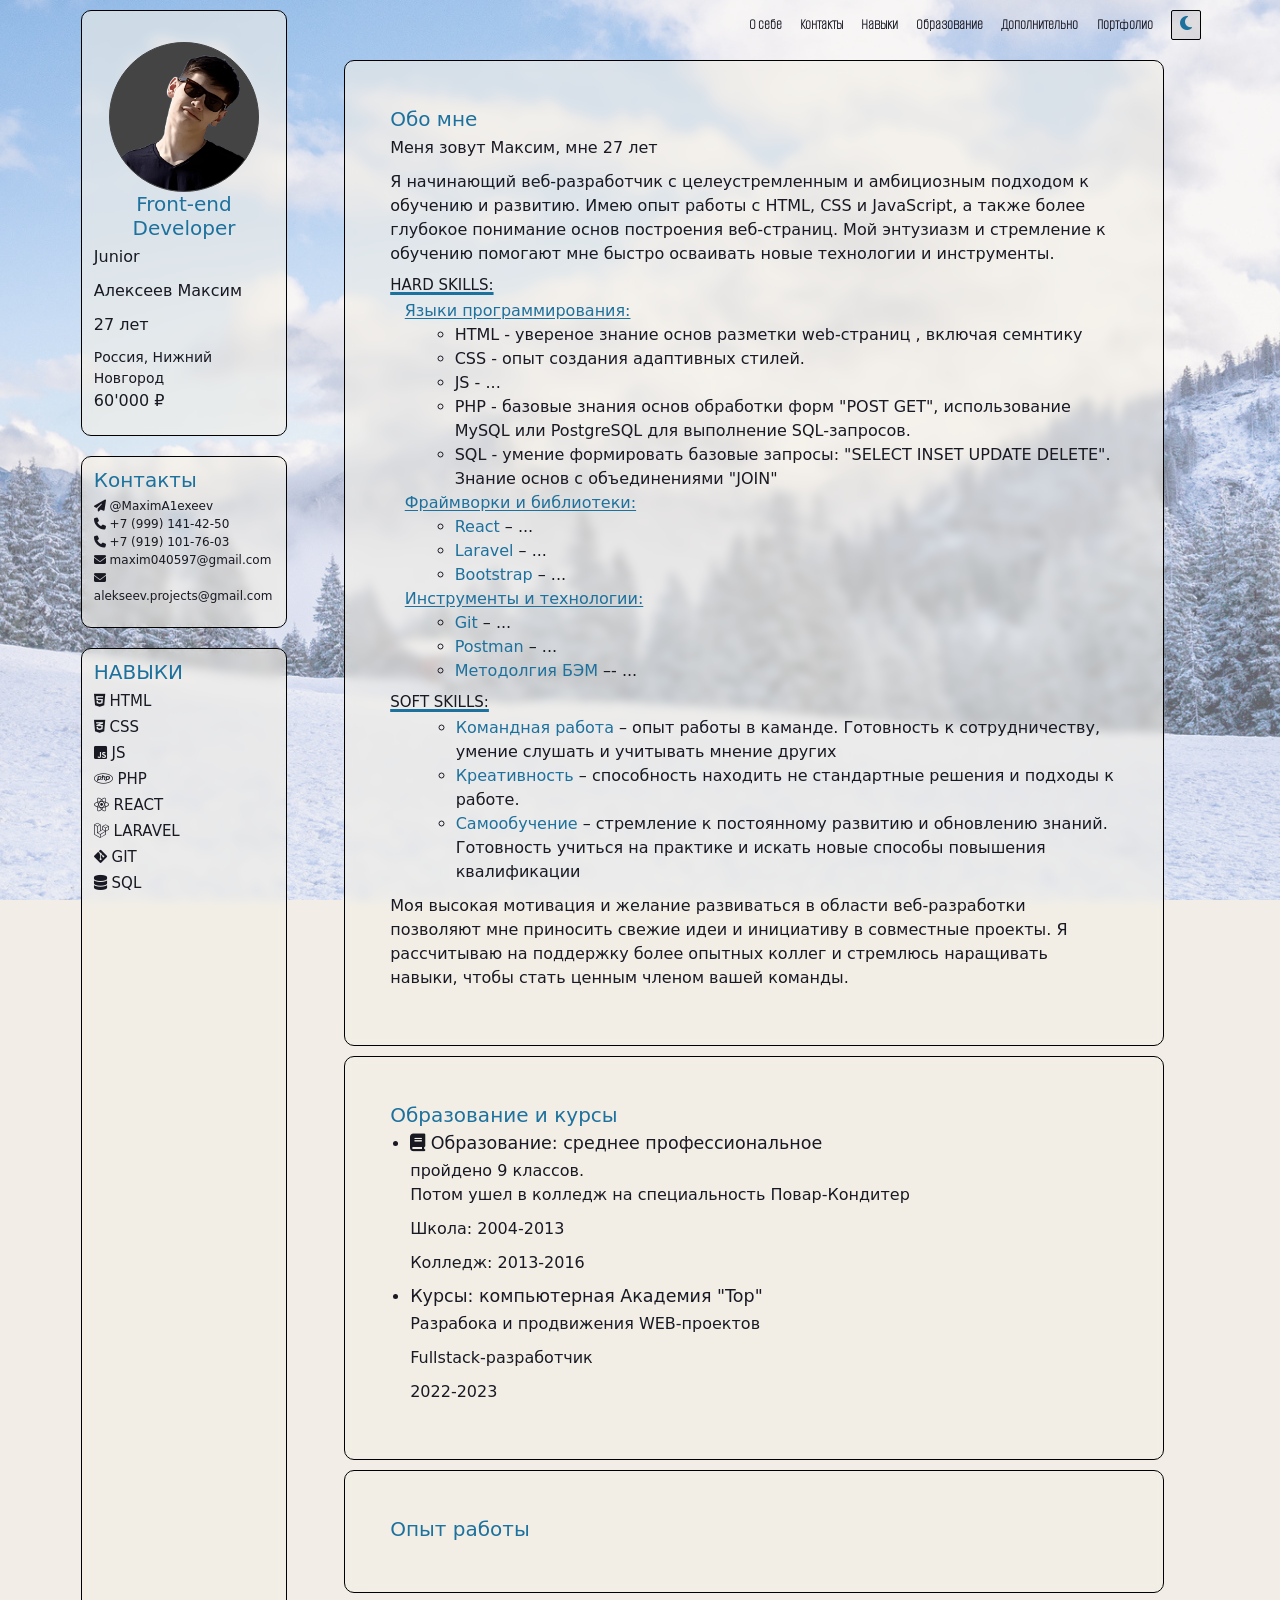
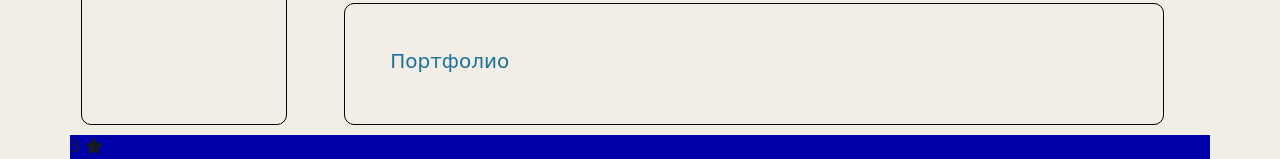
<file: index3.html>
<!DOCTYPE html>
<html lang="ru">
<head>
    <meta charset="UTF-8">
    <meta name="viewport" content="width=device-width, initial-scale=1.0">
    <title>Developer Jonior | Портфолио Алексеев Максим</title>
    <meta name="keywords" content="Junior React Developer, React JS, Frontend Developer, Javascript, HTML, CSS, веб-разработчик, портфолио, резюме">
    <meta property="og:title" content="Резюме Frontend-разработчика | Алексеев Максим">
    <meta property='og:description' content="Я Front-end разработчик 'Junior'. Ознакомьтесь с моим резюме и работами">
    <meta name="description" content="Резюме Front-end разработчика. Примеры проектов, навыки React">
    <link rel="shortcut icon" href="images/favicon.ico" type="image/x-icon">
    <link rel="stylesheet" href="css/bootstrap.min.css">
    <link rel="stylesheet" href="css/all.min.css">
    <link rel="stylesheet" href="css/style2.css">
</head>
<body>
    <header>
        <nav class="nav">
            <div class="nav__bar"><i class="fa-solid fa-bars"></i></div>
            <ul class="nav__list">
                <li class="nav__item"><a href="#about" class="nav__link">О себе</a></li>
                <li class="nav__item"><a href="#contacts" class="nav__link">Контакты</a></li>
                <li class="nav__item"><a href="#skills" class="nav__link">Навыки</a></li>
                <li class="nav__item"><a href="#education" class="nav__link">Образование</a></li>
                <li class="nav__item"><a href="#conditions" class="nav__link">Дополнительно</a></li>
                <li class="nav__item"><a href="#portfolio" class="nav__link">Портфолио</a></li>
                <li class="nav__item">
                    <button class="lightMode" onClick='onLight()' title="light/dark mode">
                        <i class='fa-solid fa-moon'></i>
                    </button>
                </li>
            </ul>
        </nav>
    </header>
    <section class="info">
        <article class="about block">
            <h2 class="about__title title">Обо мне</h2>
            <p>Меня зовут Максим, мне 27 лет</p>
            <p>
                Я начинающий веб-разработчик с целеустремленным и амбициозным подходом к обучению и развитию. 
                Имею опыт работы с HTML, CSS и JavaScript, а также более глубокое понимание основ построения веб-страниц. 
                Мой энтузиазм и стремление к обучению помогают мне быстро осваивать новые технологии и инструменты.
            </p>
            <div class="about__hard-skills">
                <h4 class="about__skills__title">Hard Skills:</h4>
                <ul class="about__hard-skills__list">
                    <li>
                        <span class="about__hard-skills__title-sub">Языки программирования:</span>
                        <ul class="about__hard-skills__list-sub">
                            <li>HTML - увереное знание основ разметки web-страниц , включая семнтику</li>
                            <li>CSS - опыт создания адаптивных стилей.</li>
                            <li>JS - ...</li>
                            <li>PHP - базовые знания основ обработки форм "POST GET", использование MySQL или PostgreSQL для выполнение SQL-запросов.</li>
                            <li>SQL - умение формировать базовые запросы: "SELECT INSET UPDATE DELETE". Знание основ с объединениями "JOIN"</li>
                        </ul>
                    </li>
                    <li>
                        <span class="about__hard-skills__title-sub">Фраймворки и библиотеки:</span>
                        <ul class="about__hard-skills__list-sub">
                            <li><span class="about__skills__title-sub">React</span> ...</li>
                            <li><span class="about__skills__title-sub">Laravel</span> ...</li>
                            <li><span class="about__skills__title-sub">Bootstrap</span> ...</li>
                        </ul>
                    </li>
                    <li>
                        <span class="about__hard-skills__title-sub">Инструменты и технологии:</span>
                        <ul class="about__hard-skills__list-sub">
                            <li><span class="about__skills__title-sub">Git</span> ...</li>
                            <li><span class="about__skills__title-sub">Postman</span> ...</li>
                            <li><span class="about__skills__title-sub">Методолгия БЭМ</span>- ...</li>
                        </ul>
                    </li>
                </ul>
            </div>
            <div class="about__soft-skills">
                <h4 class="about__skills__title">Soft Skills:</h4>
                    <ul class="about__soft-skills__list">
                        <li><span class="about__skills__title-sub">Командная работа</span> опыт работы в каманде. Готовность к сотрудничеству, умение слушать и учитывать мнение других </li>
                        <li><span class="about__skills__title-sub">Креативность</span> способность находить не стандартные решения и подходы к работе.</li>
                        <li><span class="about__skills__title-sub">Самообучение</span> стремление к постоянному развитию и обновлению знаний. Готовность учиться на практике и искать новые способы повышения квалификации</li>
                    </ul>    
            </div>
                
                
                
                <p>
                    Моя высокая мотивация и желание развиваться в области веб-разработки позволяют мне приносить свежие идеи и инициативу в совместные проекты.
                     Я рассчитываю на поддержку более опытных коллег и стремлюсь наращивать навыки, чтобы стать ценным членом вашей команды.
                </p>
        </article>
        <article class="education block">
            <h2 class="education__title title">Образование и курсы</h2>
            <ul class="education__list">
                <li>
                    <h3><i class="fa-solid fa-book"></i> Образование: среднее профессиональное </h3>
                    <p>пройдено 9 классов. <br>Потом ушел в колледж на специальность Повар-Кондитер</p>
                    <p>Школа: 2004-2013</p>
                    <p>Колледж: 2013-2016</p>
                </li>
                <li>
                    <h3>Курсы: компьютерная Академия "Top"</h3>
                    <p>Разрабока и продвижения WEB-проектов</p>
                    <p>Fullstack-разработчик</p>
                    <p>2022-2023</p>

                </li>
            </ul>
        </article>
        <article class="experience block">
            <h2 class="experience__title title">Опыт работы</h2>
        </article>
        <article class="portfolio block">
            <h2 class="portfolio__title title">Портфолио</h2>
        </article>
    </section>
    <section class="profile block">
        <div class="profile__wrap">
            <img src="images/avatar.png" class='profile__avatar' alt="avatar">
            <h1 class="profile__position">Front-end<span>Developer</span></h1>
            <p class="profile__lvl">Junior</p>
            <p class="profile__name">Алексеев Максим</p>
            <p class="profile__age"> 27 лет</p>
            <p class="profile__city">Россия, Нижний Новгород</p>
            <p class="profile__price">60'000 &#8381;</p>    
        </div>
    </section>
    <section class="contacts block">
        <h2 class="contacts__title title">Контакты</h2>
        <ul class='contacts__list'>
            <li><i class="fa-solid fa-paper-plane"></i> @MaximA1exeev</li>
            <li><i class="fa-solid fa-phone"></i> +7 (999) 141-42-50</li>
            <li><i class="fa-solid fa-phone"></i> +7 (919) 101-76-03</li>
            <li><i class="fa-solid fa-envelope"></i> maxim040597@gmail.com</li>
            <li><i class="fa-solid fa-envelope"></i> alekseev.projects@gmail.com</li>
        </ul>
    </section>
    <section class="skills block">
        <div class="row">
            <h2 class="skills__title title col-12">Навыки</h2>
            <ul>
                <li>
                    <div class="skills__langs">
                        <h4><i class="fa-brands fa-html5"></i> html</h4>
                    </div>
                    <div class="line" data-skill="90"></div>
                </li>
                <li>
                    <div class="skills__langs">
                        <h4><i class="fa-brands fa-css3-alt"></i> css</h4>    
                    </div>
                    <div class="line" data-skill="90"></div>
                    
                </li>
                <li>
                    <div class="skills__langs">
                        <h4><i class="fa-brands fa-square-js"></i> js</h4>    
                    </div>
                    <div class="line" data-skill="80"></div>
                </li>
                <li>
                    <div class="skills__langs">
                        <h4><i class="fa-brands fa-php"></i> php</h4>
                    </div>
                    <div class="line" data-skill="70"></div>
                </li>
                <li>
                    <div class="skills__langs">
                        <h4><i class="fa-brands fa-react"></i> react</h4>
                    </div>
                    <div class="line" data-skill="70"></div>
                </li>
                <li>
                    <div class="skills__langs">
                        <h4><i class="fa-brands fa-laravel"></i> laravel</h4>    
                    </div>
                    <div class="line" data-skill="50"></div>
                </li>
                <li>
                    <div class="skills__langs">
                        <h4><i class="fa-brands fa-git-alt"></i> git</h4>
                    </div>
                    <div class="line" data-skill="70"></div>
                </li>
                <li>
                    <div class="skills__langs">
                        <h4><i class="fa-solid fa-database"></i> SQL</h4>
                    </div>
                    <div class="line" data-skill="60"></div>
                </li>
                <!-- <li>
                    <div class="skills__langs">
                        <h4><i class="fa-solid fa-file"></i> JSON</h4>
                    </div>
                    <div class="line" data-skill="0"></div>
                </li> -->
            </ul>    
        </div>
        
    </section>
    <footer>
        <!-- <button class="darkMode" aria-label="Toggle color mode" title="Toggle color mode"  onClick='onDark()'>
            <div class="sun visible"></div>
            <div class="moon">
                <div class="star"></div>
                <div class="star small"></div>
            </div>
        </button> -->
        3 <i class="fa-solid fa-star"></i>
    </footer>
    <script src="js/lightMode.js"></script>
    <script src="js/script.js"></script>
</body>
</html>
</file>
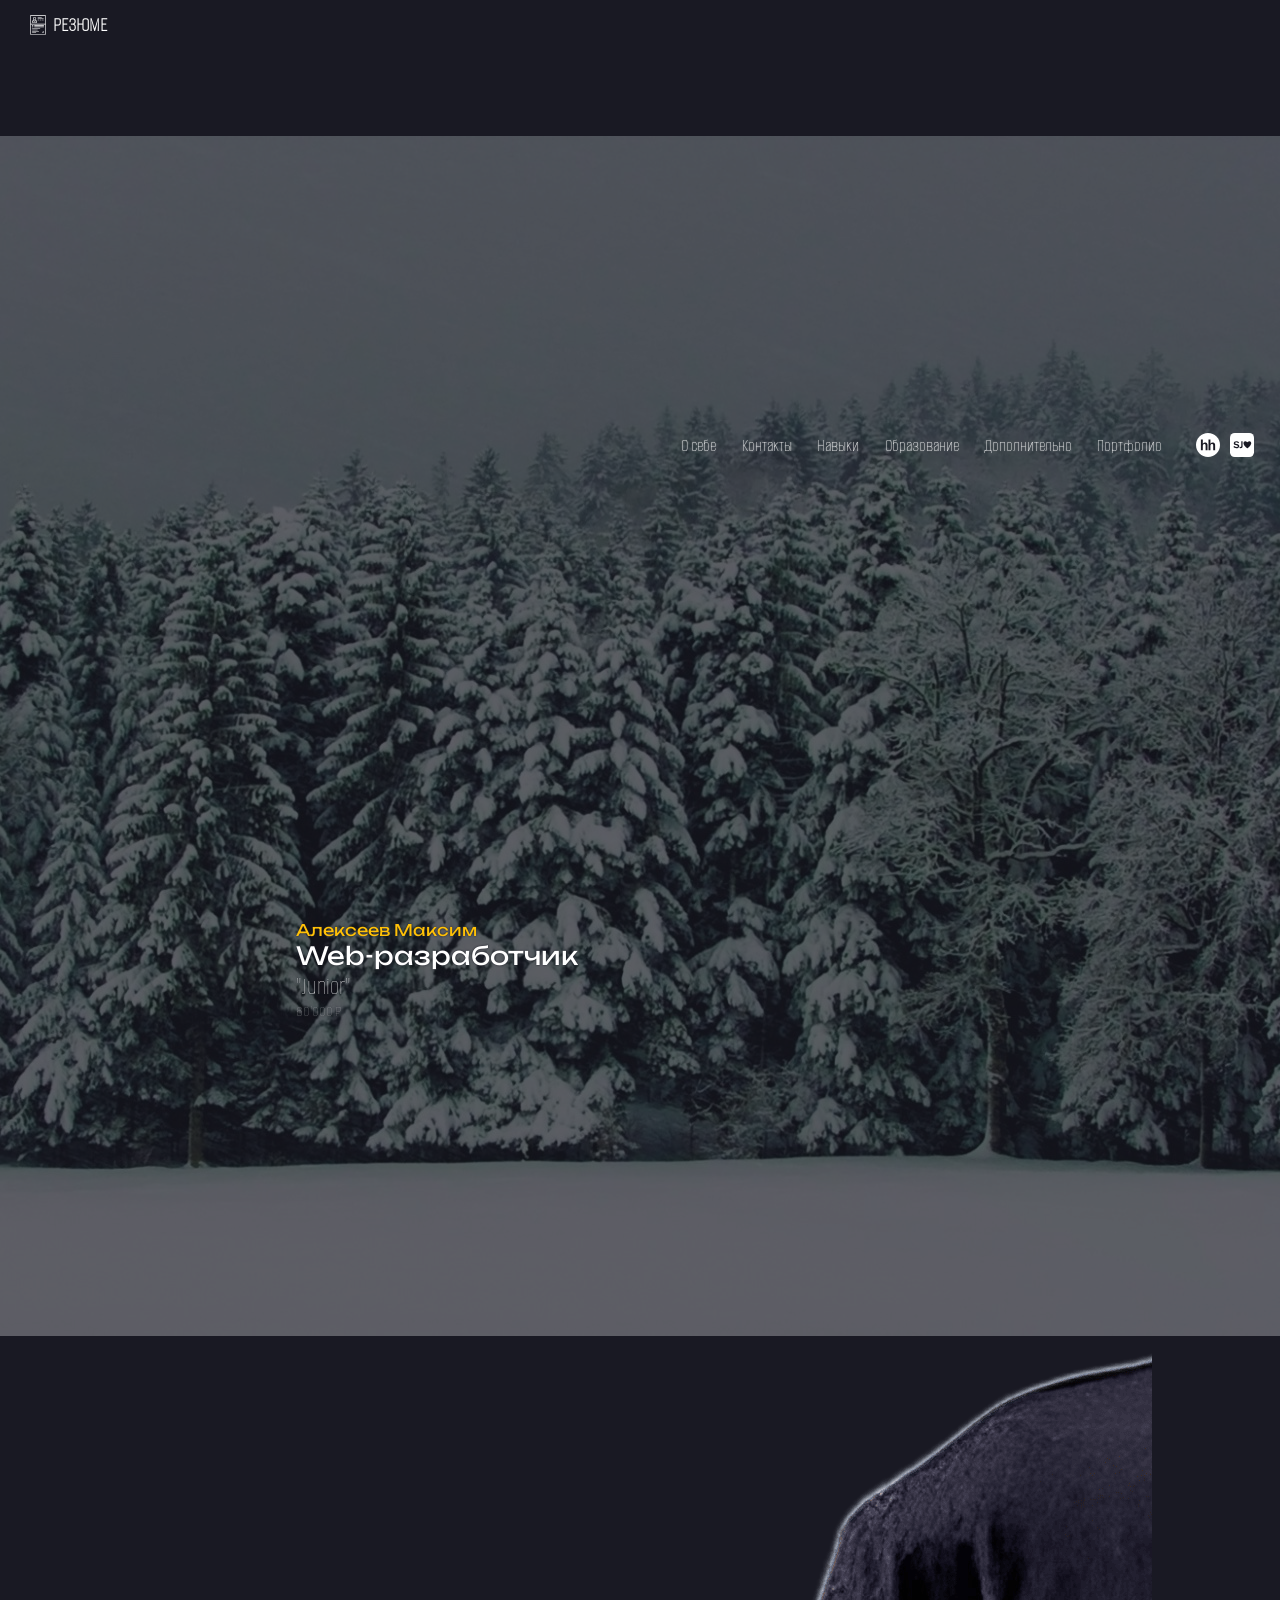
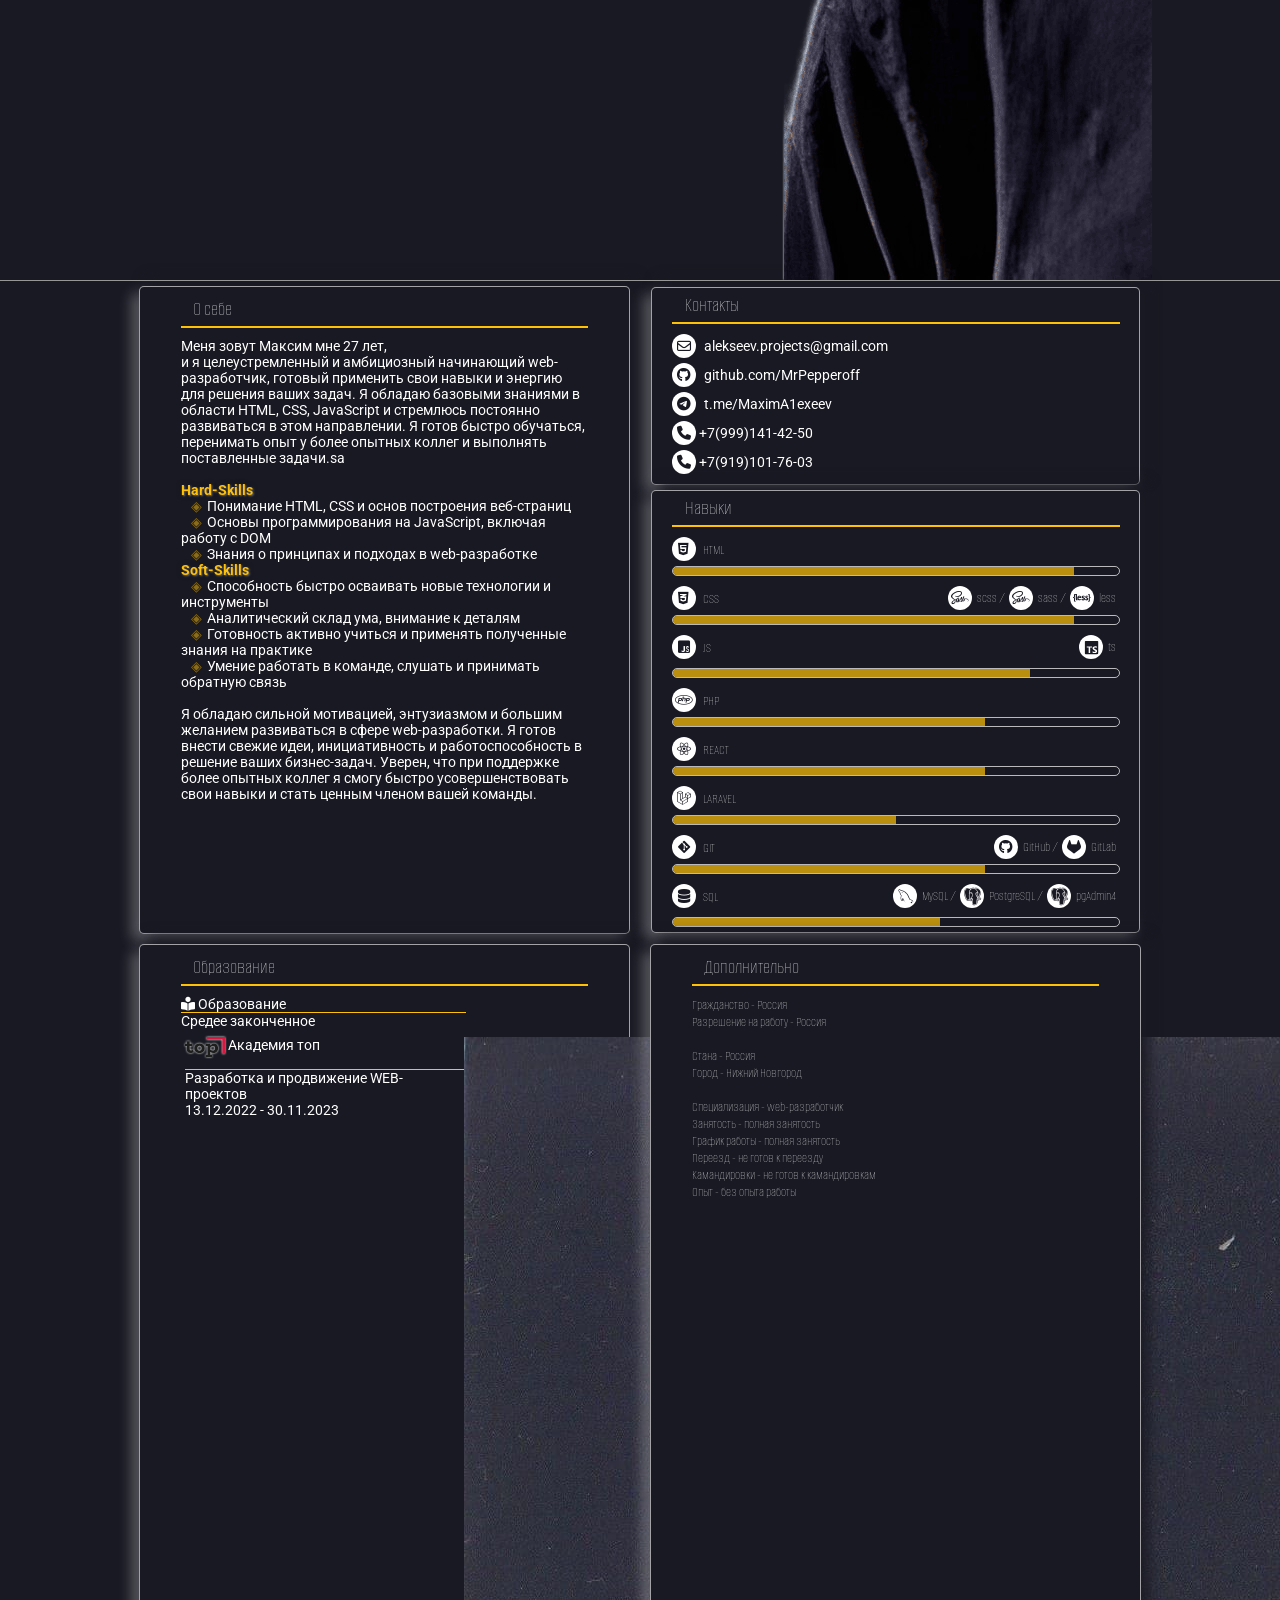
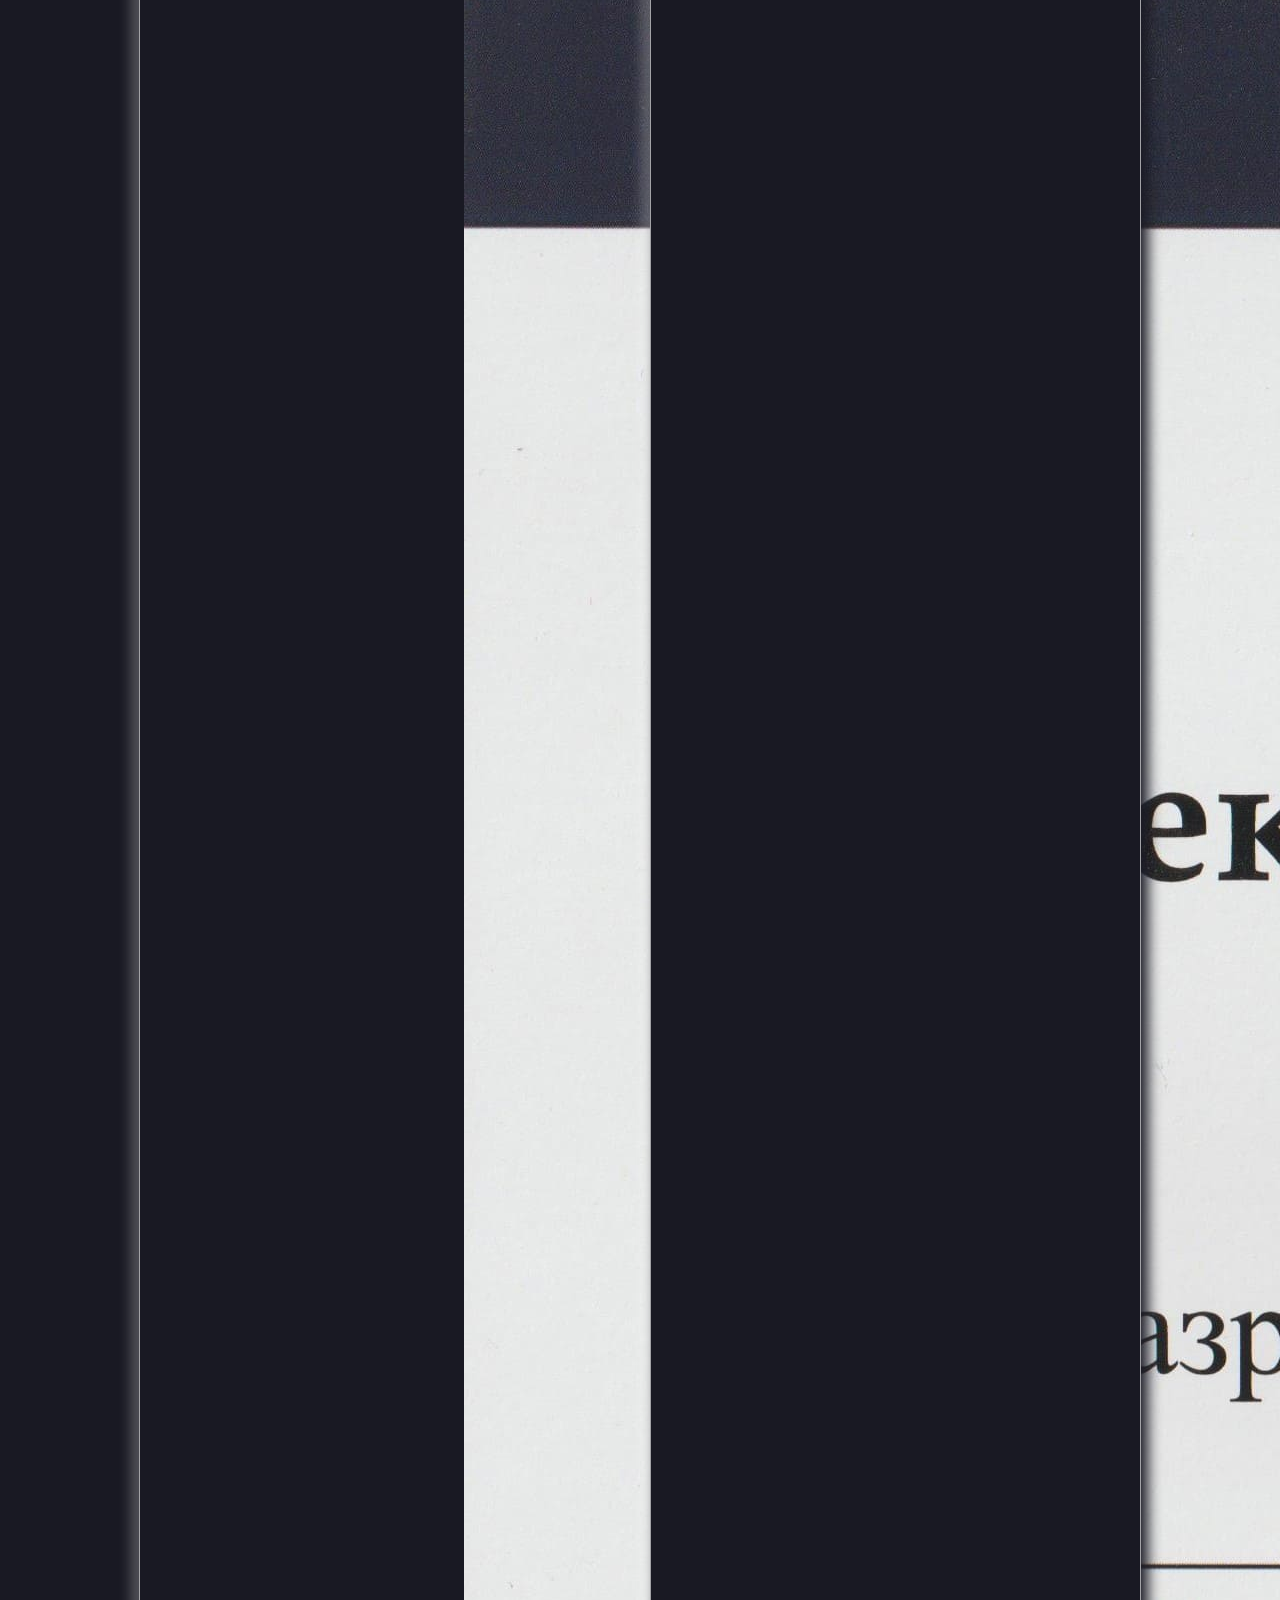
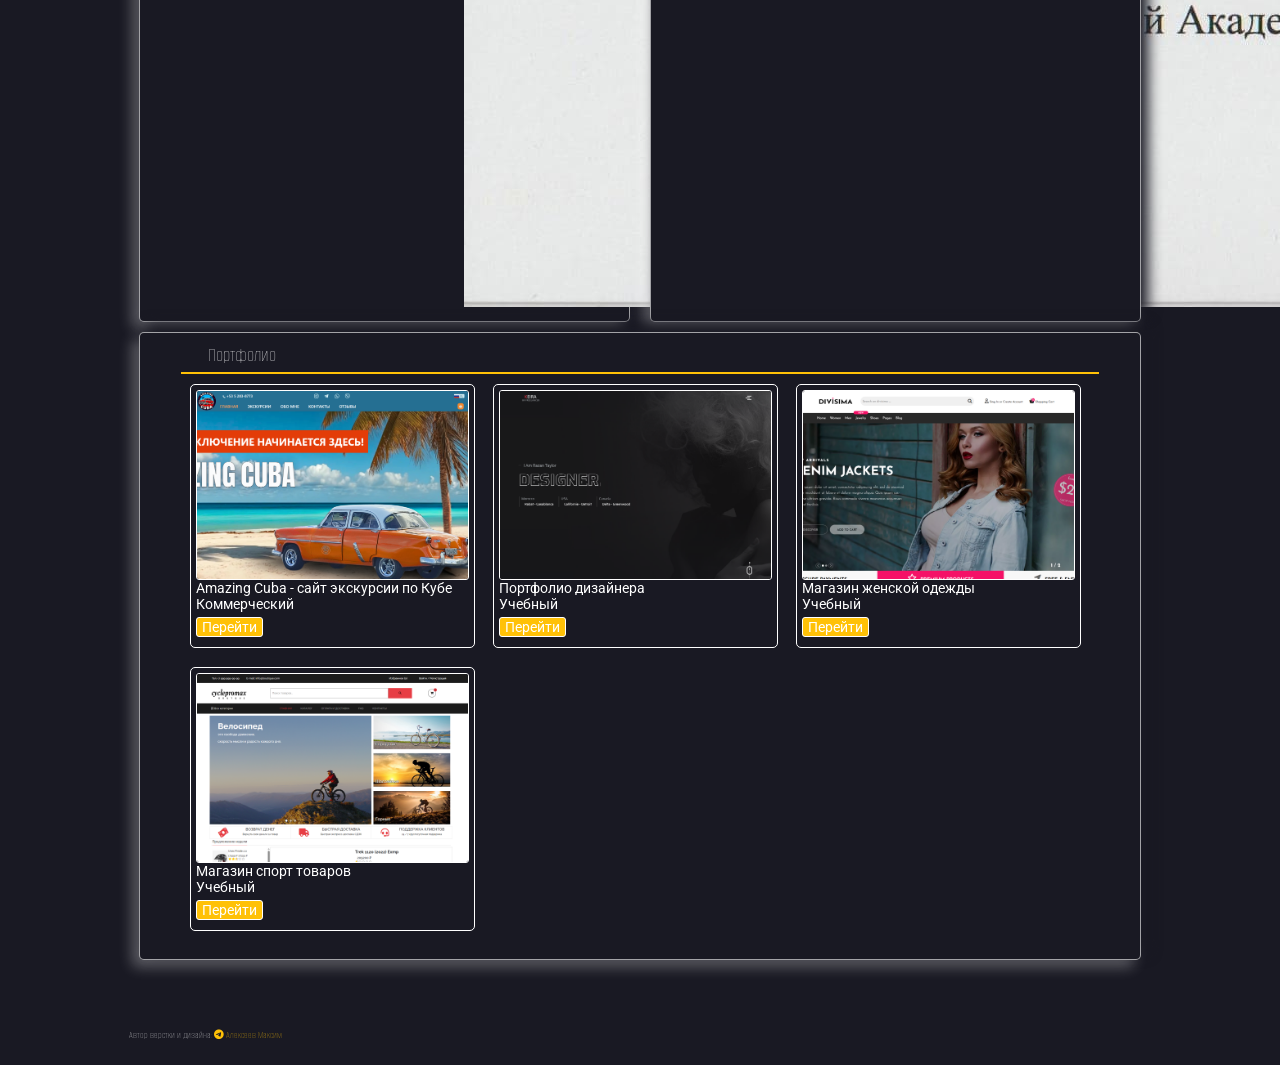
<file: index5.html>
<!DOCTYPE html>
<html lang="ru">
<head>
    <meta charset="UTF-8">
    <meta name="viewport" content="width=device-width, initial-scale=1.0">

    <!-- Стили -->
    <link rel="stylesheet" href="css/reset.css">
    <link rel="stylesheet" href="css/all.min.css">
    <link rel="stylesheet" href="css/style_portfolio.css">

    <!-- Инфо -->
    <link rel="shortcut icon" href="images/favicon.ico" type="image/x-icon">
    <title>Portfolio {beta}</title>
</head>
<body>
    <header class="header">
        <div class="header__top__scroll">
            <div class="header__top" id="header-scroll">
                <div class="content header__top__wrap">  
                    <div class="header__social">
                        <ul>
                            <li><a href="https://github.com/MrPepperoff"><i class="fa-brands fa-github"></i></a></li>
                            <li><a href="alekseev.projects@gmail.com"><i class="fa-solid fa-at"></i></a></li>
                            <li><a href="t.me/MaximA1exeev"><i class="fa-brands fa-telegram"></i></a></li>
                        </ul>
                    </div>  
                    <div class="logo">
                        <svg class="logo__icon" version="1.1" id="Capa_1" xmlns="http://www.w3.org/2000/svg" xmlns:xlink="http://www.w3.org/1999/xlink" x="0px" y="0px" viewBox="0 0 512 512" style="enable-background:new 0 0 512 512;" xml:space="preserve">
                            <g>
                                <path d="M432,0H80C66.766,0,56,10.766,56,24v464c0,13.233,10.766,24,24,24h352c13.234,0,24-10.767,24-24V24 C456,10.766,445.234,0,432,0z M80,16h352c4.411,0,8,3.589,8,8v200H72V24C72,19.589,75.589,16,80,16z M432,496H80 c-4.411,0-8-3.589-8-8V240h368v248C440,492.411,436.411,496,432,496z"></path>
                                <path d="M168,136c22.056,0,40-17.944,40-40v-8c0-22.056-17.944-40-40-40s-40,17.944-40,40v8C128,118.056,145.944,136,168,136z M144,88c0-13.234,10.766-24,24-24s24,10.766,24,24v8c0,13.234-10.766,24-24,24s-24-10.766-24-24V88z"></path>
                                <path d="M118.672,200h98.689c8.071,0,14.638-6.567,14.638-14.639V168c0-6.964-3.244-14.757-8.678-20.847 c-6.268-7.023-14.524-10.891-23.25-10.891h-6.79c-2.778,0-5.357,1.441-6.813,3.808C181.803,147.651,175.072,152,168,152 s-13.803-4.349-18.469-11.93c-1.456-2.366-4.035-3.808-6.813-3.808h-6.79C117.947,136.262,104,153.323,104,168v17.328 C104,193.418,110.582,200,118.672,200z M120,168c0-5.404,6.203-15.738,15.928-15.738h2.568C146.066,162.321,156.612,168,168,168 s21.934-5.679,29.503-15.738h2.568c9.725,0,15.928,10.334,15.928,15.738v16h-96V168z"></path>
                                <path d="M256,72h88c4.418,0,8-3.582,8-8s-3.582-8-8-8h-88c-4.418,0-8,3.582-8,8S251.582,72,256,72z"></path>
                                <path d="M256,136h24c4.418,0,8-3.582,8-8s-3.582-8-8-8h-24c-4.418,0-8,3.582-8,8S251.582,136,256,136z"></path>
                                <path d="M336,120h-24c-4.418,0-8,3.582-8,8s3.582,8,8,8h24c4.418,0,8-3.582,8-8S340.418,120,336,120z"></path>
                                <path d="M392,120h-24c-4.418,0-8,3.582-8,8s3.582,8,8,8h24c4.418,0,8-3.582,8-8S396.418,120,392,120z"></path>
                                <path d="M256,104h136c4.418,0,8-3.582,8-8s-3.582-8-8-8H256c-4.418,0-8,3.582-8,8S251.582,104,256,104z"></path>
                                <path d="M112,280h16c4.418,0,8-3.582,8-8s-3.582-8-8-8h-16c-4.418,0-8,3.582-8,8S107.582,280,112,280z"></path>
                                <path d="M400,264H168c-4.418,0-8,3.582-8,8s3.582,8,8,8h232c4.418,0,8-3.582,8-8S404.418,264,400,264z"></path>
                                <path d="M112,312h16c4.418,0,8-3.582,8-8s-3.582-8-8-8h-16c-4.418,0-8,3.582-8,8S107.582,312,112,312z"></path>
                                <path d="M400,296H168c-4.418,0-8,3.582-8,8s3.582,8,8,8h232c4.418,0,8-3.582,8-8S404.418,296,400,296z"></path>
                                <path d="M304,344H112c-4.418,0-8,3.582-8,8s3.582,8,8,8h192c4.418,0,8-3.582,8-8S308.418,344,304,344z"></path>
                                <path d="M272,408H112c-4.418,0-8,3.582-8,8s3.582,8,8,8h160c4.418,0,8-3.582,8-8S276.418,408,272,408z"></path>
                                <path d="M112,392h128c4.418,0,8-3.582,8-8s-3.582-8-8-8H112c-4.418,0-8,3.582-8,8S107.582,392,112,392z"></path>
                                <path d="M200,440h-88c-4.418,0-8,3.582-8,8s3.582,8,8,8h88c4.418,0,8-3.582,8-8S204.418,440,200,440z"></path>
                                <path d="M400,440h-32c-4.418,0-8,3.582-8,8s3.582,8,8,8h32c4.418,0,8-3.582,8-8S404.418,440,400,440z"></path>
                                <path d="M400,408h-16c-4.418,0-8,3.582-8,8s3.582,8,8,8h16c4.418,0,8-3.582,8-8S404.418,408,400,408z"></path>
                            </g>
                        </svg>
                        <p class="logo__title">РЕЗЮМЕ</p>
                    </div>
                    <nav class="header__nav">
                        <div class="nav">
                            <div class="nav__burger" id="nav-burger">
                                <div class="icon"></div>
                            </div>
                            <ul id="menu">
                                <li class="list-info">
                                    <button class="darkMode" aria-label="Toggle color mode" title="Toggle color mode"  onClick='onDark()'>
                                        <div class="sun visible"></div>
                                        <div class="moon">
                                            <div class="star"></div>
                                            <div class="star small"></div>
                                        </div>
                                    </button>
                                    
                                    <!-- <a href="#images/avatar.png" download title="Скачать Резюме"><i class="fa-solid fa-download"></i></a> -->
                                </li>
                                <li><a href="#about">О себе</a></li>
                                <li><a href="#contacts">Контакты</a></li>
                                <li><a href="#skills">Навыки</a></li>
                                <li><a href="#education">Образование</a></li>
                                <li><a href="#conditions">Дополнительно</a></li>
                                <li><a href="#portfolio">Портфолио</a></li>
                                <li class="site-resume">
                                    <a href="https://nn.hh.ru/resume/4d83fec4ff0c682a470039ed1f476366503832" title="HeadHunter">
                                        <svg width="24" height="24" viewBox="0 0 48 48" version="1.1" xmlns="http://www.w3.org/2000/svg">
                                            <path fill="rgb(var(--text))" d="M24 48c13.255 0 24-10.745 24-24S37.255 0 24 0 0 10.745 0 24s10.745 24 24 24"/>
                                            <path fill="rgb(var(--bg))" d="M13.65 13.169v8.164c1.243-1.482 2.733-2.228 4.461-2.228.89 0 1.687.17 2.402.507.717.335 1.253.765 1.615 1.287.364.527.61 1.104.743 1.74.132.633.198 1.618.198 2.954v8.729h-3.862V26.46c0-1.56-.07-2.548-.217-2.968a1.917 1.917 0 00-.775-1c-.372-.251-.835-.375-1.394-.375-.64 0-1.214.16-1.713.478-.51.32-.876.798-1.108 1.437-.236.64-.354 1.585-.35 2.836l-.004 7.454H9.789V13.169h3.862m15.206 0v8.164c1.244-1.482 2.733-2.228 4.46-2.228.887 0 1.69.17 2.406.507.714.335 1.25.765 1.61 1.287a4.69 4.69 0 01.743 1.74c.133.633.199 1.618.199 2.954v8.729h-3.858V26.46c0-1.56-.073-2.548-.22-2.968a1.91 1.91 0 00-.777-1c-.368-.251-.835-.375-1.394-.375-.639 0-1.213.16-1.713.478-.503.32-.871.798-1.106 1.437-.232.64-.35 1.585-.35 2.836v7.454H25V13.169h3.857"/>
                                        </svg>
                                    </a>
                                    <a href="https://www.superjob.ru/resume/junior-frontend-razrabotchik-react-55206427.html?utm_source=app-sharing-rezume&utm_medium=other&utm_campaign=app-sharing-resume-campaign&utm_content=app-android" title="SuperJobs">
                                        <svg xmlns="http://www.w3.org/2000/svg" width="24" height="24" viewBox="0 0 61 61" fill="none">
                                            <rect width="61" height="61" y="61" fill="rgb(var(--text))" rx="11.914" transform="rotate(-90 0 61)"/>
                                            <path fill="rgb(var(--bg)" d="m23.29 24.174-2.65 1.964q-1.554-2.546-4.47-2.546-.365 0-.827.073a5.5 5.5 0 0 0-1.044.29q-.584.195-.972.655-.365.437-.365 1.067 0 .388.17.703.17.291.389.485.243.17.705.34t.826.266q.364.098 1.045.243l1.798.388q1.166.242 2.017.557.874.316 1.75.897a3.7 3.7 0 0 1 1.336 1.48q.461.895.461 2.133 0 1.212-.485 2.206-.462.97-1.215 1.576a6.7 6.7 0 0 1-1.726 1.018 8 8 0 0 1-1.944.558 11 11 0 0 1-1.92.17q-2.356 0-4.398-.898-2.04-.897-3.11-2.764l2.697-1.866q1.725 2.57 5.322 2.57 1.458 0 2.381-.582.924-.606.924-1.673 0-.97-.73-1.382-.705-.413-2.575-.824l-2.187-.485a21 21 0 0 1-1.36-.34 10 10 0 0 1-1.313-.557 4.8 4.8 0 0 1-1.166-.873q-.438-.484-.754-1.237-.315-.776-.315-1.745 0-2.352 1.798-3.83 1.822-1.504 4.981-1.504 4.374 0 6.925 3.467zm5.471-3.031h3.159v12.995q0 .486-.097.97-.073.485-.413 1.164-.316.654-.875 1.164-.559.485-1.604.824-1.045.363-2.454.364-1.044 0-1.993-.218v-3.152q1.094.242 1.701.242.875 0 1.434-.242.56-.267.778-.752.243-.51.291-.897a6 6 0 0 0 .073-1.042zm19.931-.416c-1.91.142-3.633 1.656-4.575 2.763-.941-1.1-2.663-2.62-4.574-2.763-3.354-.249-5.254 1.93-5.254 5.38 0 2.758 1.808 5.4 4.348 7.99 2.24 2.29 5.475 4.645 5.475 4.645s3.235-2.362 5.476-4.646c2.538-2.59 4.347-5.23 4.347-7.99.005-3.452-1.888-5.631-5.243-5.38z"/>
                                        </svg>
                                    </a>
                                </li>
                            </ul>
                        </div>
                        
                    </nav>
                </div>
            </div>    
        </div>
        
        <div class="header__bottom content">
            <div class="header__info">
                <h1 class="title name">Алексеев <span>Максим</span></h1>
                <h2 class="title">Web-разработчик</h2>
                <p class="lvl">"Junior"</p>
                <p class="price"> 60'000 &#8381;</p>
            </div>
            <div class="avatar__wrap">
                <img src="images/avatar.png" class='avatar' alt="avatar">
                
            </div>
        </div>
    </header>
    <main class="main content">
        <section class="about">
            <h2 class="title"><a name="about" id="about">О себе</a></h2>
            <p>
                Меня зовут Максим мне 27 лет, <br> и я целеустремленный и амбициозный начинающий web-разработчик, готовый применить свои навыки и энергию для решения ваших задач. Я обладаю базовыми знаниями в области HTML, CSS, JavaScript и стремлюсь постоянно развиваться в этом направлении. Я готов быстро обучаться, перенимать опыт у более опытных коллег и выполнять поставленные задачи.sa
            </p>
            <br>
            <p>
                <h3>hard-skills</h3>
                <ul>
                    <li>Понимание HTML, CSS и основ построения веб-страниц</li>
                    <li>Основы программирования на JavaScript, включая работу с DOM</li>
                    <li>Знания о принципах и подходах в web-разработке</li>
                </ul>
                <h3>soft-skills</h3>
                <ul>
                    <li>Способность быстро осваивать новые технологии и инструменты</li>
                    <li>Аналитический склад ума, внимание к деталям</li>
                    <li>Готовность активно учиться и применять полученные знания на практике</li>
                    <li>Умение работать в команде, слушать и принимать обратную связь</li>
                </ul>
            </p>
            <br>
            <p>
                Я обладаю сильной мотивацией, энтузиазмом и большим желанием развиваться в сфере web-разработки. Я готов внести свежие идеи, инициативность и работоспособность в решение ваших бизнес-задач. Уверен, что при поддержке более опытных коллег я смогу быстро усовершенствовать свои навыки и стать ценным членом вашей команды.
            </p>
        </section>
        <div class="section__wrap">
            <section class="contacts">
                <h2 class="title"><a name="contacts" id="contacts">Контакты</a></h2>
                <ul>
                    <li><a href="mailo:alekseev.projects@gmail.com"><i class="fa-regular fa-envelope"></i> alekseev.projects@gmail.com</a><button class="copy" onclick="Copy('alekseev.projects@gmail.com')"><i class="fa-regular fa-clipboard"></i></button></li>
                    <li><a href="https://github.com/MrPepperoff"><i class="fa-brands fa-github"></i> github.com/MrPepperoff</a><button class="copy" onclick="Copy('github.com/MrPepperoff')"><i class="fa-regular fa-clipboard"></i></button></li>
                    <li><a href="https://t.me/MaximA1exeev"><i class="fa-brands fa-telegram"></i> t.me/MaximA1exeev</a><button class="copy" onclick="Copy('t.me/MaximA1exeev')"><i class="fa-regular fa-clipboard"></i></button></li>
                    <li><i class="fa-solid fa-phone"></i> +7(999)141-42-50 <button onclick="Copy('89991414250')"> <i class="fa-regular fa-clipboard"></i></button></li>
                    <li><i class="fa-solid fa-phone"></i> +7(919)101-76-03 <button onclick="Copy('89191017603')"> <i class="fa-regular fa-clipboard"></i></button></li>
                </ul>
                
            </section>
            <section class="skills">
                <h2 class="title"><a name="skills" id="skills">Навыки</a></h2>
                <ul>
                    <li>
                        <div class="skills__langs">
                            <h4><i class="fa-brands fa-html5"></i> html</h4>
                        </div>
                        <div class="line" data-skill="90"></div>
                    </li>
                    <li>
                        <div class="skills__langs">
                            <h4><i class="fa-brands fa-css3-alt"></i> css</h4>
                            <ul>
                                <li><i class="fa-brands fa-sass"></i> scss</li>
                                <li><i class="fa-brands fa-sass"></i> sass</li>
                                <li><i class="fa-brands fa-less"></i> less</li>
                            </ul>    
                        </div>
                        <div class="line" data-skill="90"></div>
                        
                    </li>
                    <li>
                        <div class="skills__langs">
                            <h4><i class="fa-brands fa-square-js"></i> js</h4>    
                            <ul>
                                <li>
                                    <svg role="img" class='icon' viewBox="-7 -7 36 36" xmlns="http://www.w3.org/2000/svg">
                                        <path d="M1.125 0C.502 0 0 .502 0 1.125v21.75C0 23.498.502 24 1.125 24h21.75c.623 0 1.125-.502 1.125-1.125V1.125C24 .502 23.498 0 22.875 0zm17.363 9.75c.612 0 1.154.037 1.627.111a6.38 6.38 0 0 1 1.306.34v2.458a3.95 3.95 0 0 0-.643-.361 5.093 5.093 0 0 0-.717-.26 5.453 5.453 0 0 0-1.426-.2c-.3 0-.573.028-.819.086a2.1 2.1 0 0 0-.623.242c-.17.104-.3.229-.393.374a.888.888 0 0 0-.14.49c0 .196.053.373.156.529.104.156.252.304.443.444s.423.276.696.41c.273.135.582.274.926.416.47.197.892.407 1.266.628.374.222.695.473.963.753.268.279.472.598.614.957.142.359.214.776.214 1.253 0 .657-.125 1.21-.373 1.656a3.033 3.033 0 0 1-1.012 1.085 4.38 4.38 0 0 1-1.487.596c-.566.12-1.163.18-1.79.18a9.916 9.916 0 0 1-1.84-.164 5.544 5.544 0 0 1-1.512-.493v-2.63a5.033 5.033 0 0 0 3.237 1.2c.333 0 .624-.03.872-.09.249-.06.456-.144.623-.25.166-.108.29-.234.373-.38a1.023 1.023 0 0 0-.074-1.089 2.12 2.12 0 0 0-.537-.5 5.597 5.597 0 0 0-.807-.444 27.72 27.72 0 0 0-1.007-.436c-.918-.383-1.602-.852-2.053-1.405-.45-.553-.676-1.222-.676-2.005 0-.614.123-1.141.369-1.582.246-.441.58-.804 1.004-1.089a4.494 4.494 0 0 1 1.47-.629 7.536 7.536 0 0 1 1.77-.201zm-15.113.188h9.563v2.166H9.506v9.646H6.789v-9.646H3.375z"/>
                                    </svg> ts
                                </li>
                            </ul>
                        </div>
                        
                        <div class="line" data-skill="80"></div>
                        
                    </li>
                    <li>
                        <div class="skills__langs">
                            <h4><i class="fa-brands fa-php"></i> php</h4>
                        </div>
                        <div class="line" data-skill="70"></div>
                    </li>
                    <li>
                        <div class="skills__langs">
                            <h4><i class="fa-brands fa-react"></i> react</h4>
                        </div>
                        <div class="line" data-skill="70"></div>
                    </li>
                    <li>
                        <div class="skills__langs">
                            <h4><i class="fa-brands fa-laravel"></i> laravel</h4>    
                        </div>
                        <div class="line" data-skill="50"></div>
                    </li>
                    <li>
                        <div class="skills__langs">
                            <h4><i class="fa-brands fa-git-alt"></i> git</h4>
                            <ul>
                                <li><i class="fa-brands fa-github"></i> GitHub</li>
                                <li><i class="fa-brands fa-gitlab"></i> GitLab</li>
                            </ul>
                        </div>
                        <div class="line" data-skill="70"></div>
                    </li>
                    <li>
                        <div class="skills__langs">
                            <h4><i class="fa-solid fa-database"></i> SQL</h4>
                            <ul>
                                <li>
                                    <svg class="icon"  width="800px" height="800px" viewBox="-5 -5 30 30" xmlns="http://www.w3.org/2000/svg">
                                        <path d="m24.129 23.412-.508-.484c-.251-.331-.518-.624-.809-.891l-.005-.004q-.448-.407-.931-.774-.387-.266-1.064-.641c-.371-.167-.661-.46-.818-.824l-.004-.01-.048-.024c.212-.021.406-.06.592-.115l-.023.006.57-.157c.236-.074.509-.122.792-.133h.006c.298-.012.579-.06.847-.139l-.025.006q.194-.048.399-.109t.351-.109v-.169q-.145-.217-.351-.496c-.131-.178-.278-.333-.443-.468l-.005-.004q-.629-.556-1.303-1.076c-.396-.309-.845-.624-1.311-.916l-.068-.04c-.246-.162-.528-.312-.825-.435l-.034-.012q-.448-.182-.883-.399c-.097-.048-.21-.09-.327-.119l-.011-.002c-.117-.024-.217-.084-.29-.169l-.001-.001c-.138-.182-.259-.389-.355-.609l-.008-.02q-.145-.339-.314-.651-.363-.702-.702-1.427t-.651-1.452q-.217-.484-.399-.967c-.134-.354-.285-.657-.461-.942l.013.023c-.432-.736-.863-1.364-1.331-1.961l.028.038c-.463-.584-.943-1.106-1.459-1.59l-.008-.007c-.509-.478-1.057-.934-1.632-1.356l-.049-.035q-.896-.651-1.96-1.282c-.285-.168-.616-.305-.965-.393l-.026-.006-1.113-.278-.629-.048q-.314-.024-.629-.024c-.148-.078-.275-.171-.387-.279-.11-.105-.229-.204-.353-.295l-.01-.007c-.605-.353-1.308-.676-2.043-.93l-.085-.026c-.193-.113-.425-.179-.672-.179-.176 0-.345.034-.499.095l.009-.003c-.38.151-.67.458-.795.84l-.003.01c-.073.172-.115.371-.115.581 0 .368.13.705.347.968l-.002-.003q.544.725.834 1.14.217.291.448.605c.141.188.266.403.367.63l.008.021c.056.119.105.261.141.407l.003.016q.048.206.121.448.217.556.411 1.14c.141.425.297.785.478 1.128l-.019-.04q.145.266.291.52t.314.496c.065.098.147.179.241.242l.003.002c.099.072.164.185.169.313v.001c-.114.168-.191.369-.217.586l-.001.006c-.035.253-.085.478-.153.695l.008-.03c-.223.666-.351 1.434-.351 2.231 0 .258.013.512.04.763l-.003-.031c.06.958.349 1.838.812 2.6l-.014-.025c.197.295.408.552.641.787.168.188.412.306.684.306.152 0 .296-.037.422-.103l-.005.002c.35-.126.599-.446.617-.827v-.002c.048-.474.12-.898.219-1.312l-.013.067c.024-.063.038-.135.038-.211 0-.015-.001-.03-.002-.045v.002q-.012-.109.133-.206v.048q.145.339.302.677t.326.677c.295.449.608.841.952 1.202l-.003-.003c.345.372.721.706 1.127 1.001l.022.015c.212.162.398.337.566.528l.004.004c.158.186.347.339.56.454l.01.005v-.024h.048c-.039-.087-.102-.157-.18-.205l-.002-.001c-.079-.044-.147-.088-.211-.136l.005.003q-.217-.217-.448-.484t-.423-.508q-.508-.702-.969-1.467t-.871-1.555q-.194-.387-.375-.798t-.351-.798c-.049-.099-.083-.213-.096-.334v-.005c-.006-.115-.072-.214-.168-.265l-.002-.001c-.121.206-.255.384-.408.545l.001-.001c-.159.167-.289.364-.382.58l-.005.013c-.141.342-.244.739-.289 1.154l-.002.019q-.072.641-.145 1.318l-.048.024-.024.024c-.26-.053-.474-.219-.59-.443l-.002-.005q-.182-.351-.326-.69c-.248-.637-.402-1.374-.423-2.144v-.009c-.009-.122-.013-.265-.013-.408 0-.666.105-1.308.299-1.91l-.012.044q.072-.266.314-.896t.097-.871c-.05-.165-.143-.304-.265-.41l-.001-.001c-.122-.106-.233-.217-.335-.335l-.003-.004q-.169-.244-.326-.52t-.278-.544c-.165-.382-.334-.861-.474-1.353l-.022-.089c-.159-.565-.336-1.043-.546-1.503l.026.064c-.111-.252-.24-.47-.39-.669l.006.008q-.244-.326-.436-.617-.244-.314-.484-.605c-.163-.197-.308-.419-.426-.657l-.009-.02c-.048-.097-.09-.21-.119-.327l-.002-.011c-.011-.035-.017-.076-.017-.117 0-.082.024-.159.066-.223l-.001.002c.011-.056.037-.105.073-.145.039-.035.089-.061.143-.072h.002c.085-.055.188-.088.3-.088.084 0 .165.019.236.053l-.003-.001c.219.062.396.124.569.195l-.036-.013q.459.194.847.375c.298.142.552.292.792.459l-.018-.012q.194.121.387.266t.411.291h.339q.387 0 .822.037c.293.023.564.078.822.164l-.024-.007c.481.143.894.312 1.286.515l-.041-.019q.593.302 1.125.641c.589.367 1.098.743 1.577 1.154l-.017-.014c.5.428.954.867 1.38 1.331l.01.012c.416.454.813.947 1.176 1.464l.031.047c.334.472.671 1.018.974 1.584l.042.085c.081.154.163.343.234.536l.011.033q.097.278.217.57.266.605.57 1.221t.57 1.198l.532 1.161c.187.406.396.756.639 1.079l-.011-.015c.203.217.474.369.778.422l.008.001c.368.092.678.196.978.319l-.047-.017c.143.065.327.134.516.195l.04.011c.212.065.396.151.565.259l-.009-.005c.327.183.604.363.868.559l-.021-.015q.411.302.822.57.194.145.651.423t.484.52c-.114-.004-.249-.007-.384-.007-.492 0-.976.032-1.45.094l.056-.006c-.536.072-1.022.203-1.479.39l.04-.014c-.113.049-.248.094-.388.129l-.019.004c-.142.021-.252.135-.266.277v.001c.061.076.11.164.143.26l.002.006c.034.102.075.19.125.272l-.003-.006c.119.211.247.393.391.561l-.004-.005c.141.174.3.325.476.454l.007.005q.244.194.508.399c.161.126.343.25.532.362l.024.013c.284.174.614.34.958.479l.046.016c.374.15.695.324.993.531l-.016-.011q.291.169.58.375t.556.399c.073.072.137.152.191.239l.003.005c.091.104.217.175.36.193h.003v-.048c-.088-.067-.153-.16-.184-.267l-.001-.004c-.025-.102-.062-.191-.112-.273l.002.004zm-18.576-19.205q-.194 0-.363.012c-.115.008-.222.029-.323.063l.009-.003v.024h.048q.097.145.244.326t.266.351l.387.798.048-.024c.113-.082.2-.192.252-.321l.002-.005c.052-.139.082-.301.082-.469 0-.018 0-.036-.001-.054v.003c-.045-.044-.082-.096-.108-.154l-.001-.003-.081-.182c-.053-.084-.127-.15-.214-.192l-.003-.001c-.094-.045-.174-.102-.244-.169z"/>
                                    </svg>
                                     MySQL
                                </li>
                                <li>
                                    <svg class="icon"  width="800px" height="800px" viewBox="-3 -3 36 36" xmlns="http://www.w3.org/2000/svg">
                                        <path d="M22.839 0c-1.245 0.011-2.479 0.188-3.677 0.536l-0.083 0.027c-0.751-0.131-1.516-0.203-2.276-0.219-1.573-0.027-2.923 0.353-4.011 0.989-1.073-0.369-3.297-1.016-5.641-0.885-1.629 0.088-3.411 0.583-4.735 1.979-1.312 1.391-2.009 3.547-1.864 6.485 0.041 0.807 0.271 2.124 0.656 3.837 0.38 1.709 0.917 3.709 1.589 5.537 0.672 1.823 1.405 3.463 2.552 4.577 0.572 0.557 1.364 1.032 2.296 0.991 0.652-0.027 1.24-0.313 1.751-0.735 0.249 0.328 0.516 0.468 0.755 0.599 0.308 0.167 0.599 0.281 0.907 0.355 0.552 0.14 1.495 0.323 2.599 0.135 0.375-0.063 0.771-0.187 1.167-0.359 0.016 0.437 0.032 0.869 0.047 1.307 0.057 1.38 0.095 2.656 0.505 3.776 0.068 0.183 0.251 1.12 0.969 1.953 0.724 0.833 2.129 1.349 3.739 1.005 1.131-0.24 2.573-0.677 3.532-2.041 0.948-1.344 1.375-3.276 1.459-6.412 0.020-0.172 0.047-0.312 0.072-0.448l0.224 0.021h0.027c1.208 0.052 2.521-0.12 3.62-0.631 0.968-0.448 1.703-0.901 2.239-1.708 0.131-0.199 0.281-0.443 0.319-0.86 0.041-0.411-0.199-1.063-0.595-1.364-0.791-0.604-1.291-0.375-1.828-0.26-0.525 0.115-1.063 0.176-1.599 0.192 1.541-2.593 2.645-5.353 3.276-7.792 0.375-1.443 0.584-2.771 0.599-3.932 0.021-1.161-0.077-2.187-0.771-3.077-2.177-2.776-5.235-3.548-7.599-3.573-0.073 0-0.145 0-0.219 0zM22.776 0.855c2.235-0.021 5.093 0.604 7.145 3.228 0.464 0.589 0.6 1.448 0.584 2.511s-0.213 2.328-0.573 3.719c-0.692 2.699-2.011 5.833-3.859 8.652 0.063 0.047 0.135 0.088 0.208 0.115 0.385 0.161 1.265 0.296 3.025-0.063 0.443-0.095 0.767-0.156 1.105 0.099 0.167 0.14 0.255 0.349 0.244 0.568-0.020 0.161-0.077 0.317-0.177 0.448-0.339 0.509-1.009 0.995-1.869 1.396-0.76 0.353-1.855 0.536-2.817 0.547-0.489 0.005-0.937-0.032-1.319-0.152l-0.020-0.004c-0.147 1.411-0.484 4.203-0.704 5.473-0.176 1.025-0.484 1.844-1.072 2.453-0.589 0.615-1.417 0.979-2.537 1.219-1.385 0.297-2.391-0.021-3.041-0.568s-0.948-1.276-1.125-1.719c-0.124-0.307-0.187-0.703-0.249-1.235-0.063-0.531-0.104-1.177-0.136-1.911-0.041-1.12-0.057-2.24-0.041-3.365-0.577 0.532-1.296 0.88-2.068 1.016-0.921 0.156-1.739 0-2.228-0.12-0.24-0.063-0.475-0.151-0.693-0.271-0.229-0.12-0.443-0.255-0.588-0.527-0.084-0.156-0.109-0.337-0.073-0.509 0.041-0.177 0.145-0.328 0.287-0.443 0.265-0.215 0.615-0.333 1.14-0.443 0.959-0.199 1.297-0.333 1.5-0.496 0.172-0.135 0.371-0.416 0.713-0.828 0-0.015 0-0.036-0.005-0.052-0.619-0.020-1.224-0.181-1.771-0.479-0.197 0.208-1.224 1.292-2.468 2.792-0.521 0.624-1.099 0.984-1.713 1.011-0.609 0.025-1.163-0.281-1.631-0.735-0.937-0.912-1.688-2.48-2.339-4.251s-1.177-3.744-1.557-5.421c-0.375-1.683-0.599-3.037-0.631-3.688-0.14-2.776 0.511-4.645 1.625-5.828s2.641-1.625 4.131-1.713c2.672-0.151 5.213 0.781 5.724 0.979 0.989-0.672 2.265-1.088 3.859-1.063 0.756 0.011 1.505 0.109 2.24 0.292l0.027-0.016c0.323-0.109 0.651-0.208 0.984-0.28 0.907-0.215 1.833-0.324 2.76-0.339zM22.979 1.745h-0.197c-0.76 0.009-1.527 0.099-2.271 0.26 1.661 0.735 2.916 1.864 3.801 3 0.615 0.781 1.12 1.64 1.505 2.557 0.152 0.355 0.251 0.651 0.303 0.88 0.031 0.115 0.047 0.213 0.057 0.312 0 0.052 0.005 0.105-0.021 0.193 0 0.005-0.005 0.016-0.005 0.021 0.043 1.167-0.249 1.957-0.287 3.072-0.025 0.808 0.183 1.756 0.235 2.792 0.047 0.973-0.072 2.041-0.703 3.093 0.052 0.063 0.099 0.125 0.151 0.193 1.672-2.636 2.88-5.547 3.521-8.032 0.344-1.339 0.525-2.552 0.541-3.509 0.016-0.959-0.161-1.657-0.391-1.948-1.792-2.287-4.213-2.871-6.24-2.885zM16.588 2.088c-1.572 0.005-2.703 0.48-3.561 1.193-0.887 0.74-1.48 1.745-1.865 2.781-0.464 1.224-0.625 2.411-0.688 3.219l0.021-0.011c0.475-0.265 1.099-0.536 1.771-0.687 0.667-0.157 1.391-0.204 2.041 0.052 0.657 0.249 1.193 0.848 1.391 1.749 0.939 4.344-0.291 5.959-0.744 7.177-0.172 0.443-0.323 0.891-0.443 1.349 0.057-0.011 0.115-0.027 0.172-0.032 0.323-0.025 0.572 0.079 0.719 0.141 0.459 0.192 0.771 0.588 0.943 1.041 0.041 0.12 0.072 0.244 0.093 0.38 0.016 0.052 0.027 0.109 0.027 0.167-0.052 1.661-0.048 3.323 0.015 4.984 0.032 0.719 0.079 1.349 0.136 1.849 0.057 0.495 0.135 0.875 0.188 1.005 0.171 0.427 0.421 0.984 0.875 1.364 0.448 0.381 1.093 0.631 2.276 0.381 1.025-0.224 1.656-0.527 2.077-0.964 0.423-0.443 0.672-1.052 0.833-1.984 0.245-1.401 0.729-5.464 0.787-6.224-0.025-0.579 0.057-1.021 0.245-1.36 0.187-0.344 0.479-0.557 0.735-0.672 0.124-0.057 0.244-0.093 0.343-0.125-0.104-0.145-0.213-0.291-0.323-0.432-0.364-0.443-0.667-0.937-0.891-1.463-0.104-0.22-0.219-0.439-0.344-0.647-0.176-0.317-0.4-0.719-0.635-1.172-0.469-0.896-0.979-1.989-1.245-3.052-0.265-1.063-0.301-2.161 0.376-2.932 0.599-0.688 1.656-0.973 3.233-0.812-0.047-0.141-0.072-0.261-0.151-0.443-0.359-0.844-0.828-1.636-1.391-2.355-1.339-1.713-3.511-3.412-6.859-3.469zM7.735 2.156c-0.167 0-0.339 0.005-0.505 0.016-1.349 0.079-2.62 0.468-3.532 1.432-0.911 0.969-1.509 2.547-1.38 5.167 0.027 0.5 0.24 1.885 0.609 3.536 0.371 1.652 0.896 3.595 1.527 5.313 0.629 1.713 1.391 3.208 2.12 3.916 0.364 0.349 0.681 0.495 0.968 0.485 0.287-0.016 0.636-0.183 1.063-0.693 0.776-0.937 1.579-1.844 2.412-2.729-1.199-1.047-1.787-2.629-1.552-4.203 0.135-0.984 0.156-1.907 0.135-2.636-0.015-0.708-0.063-1.176-0.063-1.473 0-0.011 0-0.016 0-0.027v-0.005l-0.005-0.009c0-1.537 0.272-3.057 0.792-4.5 0.375-0.996 0.928-2 1.76-2.819-0.817-0.271-2.271-0.676-3.843-0.755-0.167-0.011-0.339-0.016-0.505-0.016zM24.265 9.197c-0.905 0.016-1.411 0.251-1.681 0.552-0.376 0.433-0.412 1.193-0.177 2.131 0.233 0.937 0.719 1.984 1.172 2.855 0.224 0.437 0.443 0.828 0.619 1.145 0.183 0.323 0.313 0.547 0.391 0.745 0.073 0.177 0.157 0.333 0.24 0.479 0.349-0.74 0.412-1.464 0.375-2.224-0.047-0.937-0.265-1.896-0.229-2.864 0.037-1.136 0.261-1.876 0.277-2.751-0.324-0.041-0.657-0.068-0.985-0.068zM13.287 9.355c-0.276 0-0.552 0.036-0.823 0.099-0.537 0.131-1.052 0.328-1.537 0.599-0.161 0.088-0.317 0.188-0.463 0.303l-0.032 0.025c0.011 0.199 0.047 0.667 0.063 1.365 0.016 0.76 0 1.728-0.145 2.776-0.323 2.281 1.333 4.167 3.276 4.172 0.115-0.469 0.301-0.944 0.489-1.443 0.541-1.459 1.604-2.521 0.708-6.677-0.145-0.677-0.437-0.953-0.839-1.109-0.224-0.079-0.457-0.115-0.697-0.109zM23.844 9.625h0.068c0.083 0.005 0.167 0.011 0.239 0.031 0.068 0.016 0.131 0.037 0.183 0.073 0.052 0.031 0.088 0.083 0.099 0.145v0.011c0 0.063-0.016 0.125-0.047 0.183-0.041 0.072-0.088 0.14-0.145 0.197-0.136 0.151-0.319 0.251-0.516 0.281-0.193 0.027-0.385-0.025-0.547-0.135-0.063-0.048-0.125-0.1-0.172-0.157-0.047-0.047-0.073-0.109-0.084-0.172-0.004-0.061 0.011-0.124 0.052-0.171 0.048-0.048 0.1-0.089 0.157-0.12 0.129-0.073 0.301-0.125 0.5-0.152 0.072-0.009 0.145-0.015 0.213-0.020zM13.416 9.849c0.068 0 0.147 0.005 0.22 0.015 0.208 0.032 0.385 0.084 0.525 0.167 0.068 0.032 0.131 0.084 0.177 0.141 0.052 0.063 0.077 0.14 0.073 0.224-0.016 0.077-0.048 0.151-0.1 0.208-0.057 0.068-0.119 0.125-0.192 0.172-0.172 0.125-0.385 0.177-0.599 0.151-0.215-0.036-0.412-0.14-0.557-0.301-0.063-0.068-0.115-0.141-0.157-0.219-0.047-0.073-0.067-0.156-0.057-0.24 0.021-0.14 0.141-0.219 0.256-0.26 0.131-0.043 0.271-0.057 0.411-0.052zM25.495 19.64h-0.005c-0.192 0.073-0.353 0.1-0.489 0.163-0.14 0.052-0.251 0.156-0.317 0.285-0.089 0.152-0.156 0.423-0.136 0.885 0.057 0.043 0.125 0.073 0.199 0.095 0.224 0.068 0.609 0.115 1.036 0.109 0.849-0.011 1.896-0.208 2.453-0.469 0.453-0.208 0.88-0.489 1.255-0.817-1.859 0.38-2.905 0.281-3.552 0.016-0.156-0.068-0.307-0.157-0.443-0.267zM14.787 19.765h-0.027c-0.072 0.005-0.172 0.032-0.375 0.251-0.464 0.52-0.625 0.848-1.005 1.151-0.385 0.307-0.88 0.469-1.875 0.672-0.312 0.063-0.495 0.135-0.615 0.192 0.036 0.032 0.036 0.043 0.093 0.068 0.147 0.084 0.333 0.152 0.485 0.193 0.427 0.104 1.124 0.229 1.859 0.104 0.729-0.125 1.489-0.475 2.141-1.385 0.115-0.156 0.124-0.391 0.031-0.641-0.093-0.244-0.297-0.463-0.437-0.52-0.089-0.043-0.183-0.068-0.276-0.084z"/>
                                    </svg> 
                                     PostgreSQL
                                </li>
                                <li>
                                    <svg class="icon"  width="800px" height="800px" viewBox="-3 -3 36 36" xmlns="http://www.w3.org/2000/svg">
                                        <path d="M22.839 0c-1.245 0.011-2.479 0.188-3.677 0.536l-0.083 0.027c-0.751-0.131-1.516-0.203-2.276-0.219-1.573-0.027-2.923 0.353-4.011 0.989-1.073-0.369-3.297-1.016-5.641-0.885-1.629 0.088-3.411 0.583-4.735 1.979-1.312 1.391-2.009 3.547-1.864 6.485 0.041 0.807 0.271 2.124 0.656 3.837 0.38 1.709 0.917 3.709 1.589 5.537 0.672 1.823 1.405 3.463 2.552 4.577 0.572 0.557 1.364 1.032 2.296 0.991 0.652-0.027 1.24-0.313 1.751-0.735 0.249 0.328 0.516 0.468 0.755 0.599 0.308 0.167 0.599 0.281 0.907 0.355 0.552 0.14 1.495 0.323 2.599 0.135 0.375-0.063 0.771-0.187 1.167-0.359 0.016 0.437 0.032 0.869 0.047 1.307 0.057 1.38 0.095 2.656 0.505 3.776 0.068 0.183 0.251 1.12 0.969 1.953 0.724 0.833 2.129 1.349 3.739 1.005 1.131-0.24 2.573-0.677 3.532-2.041 0.948-1.344 1.375-3.276 1.459-6.412 0.020-0.172 0.047-0.312 0.072-0.448l0.224 0.021h0.027c1.208 0.052 2.521-0.12 3.62-0.631 0.968-0.448 1.703-0.901 2.239-1.708 0.131-0.199 0.281-0.443 0.319-0.86 0.041-0.411-0.199-1.063-0.595-1.364-0.791-0.604-1.291-0.375-1.828-0.26-0.525 0.115-1.063 0.176-1.599 0.192 1.541-2.593 2.645-5.353 3.276-7.792 0.375-1.443 0.584-2.771 0.599-3.932 0.021-1.161-0.077-2.187-0.771-3.077-2.177-2.776-5.235-3.548-7.599-3.573-0.073 0-0.145 0-0.219 0zM22.776 0.855c2.235-0.021 5.093 0.604 7.145 3.228 0.464 0.589 0.6 1.448 0.584 2.511s-0.213 2.328-0.573 3.719c-0.692 2.699-2.011 5.833-3.859 8.652 0.063 0.047 0.135 0.088 0.208 0.115 0.385 0.161 1.265 0.296 3.025-0.063 0.443-0.095 0.767-0.156 1.105 0.099 0.167 0.14 0.255 0.349 0.244 0.568-0.020 0.161-0.077 0.317-0.177 0.448-0.339 0.509-1.009 0.995-1.869 1.396-0.76 0.353-1.855 0.536-2.817 0.547-0.489 0.005-0.937-0.032-1.319-0.152l-0.020-0.004c-0.147 1.411-0.484 4.203-0.704 5.473-0.176 1.025-0.484 1.844-1.072 2.453-0.589 0.615-1.417 0.979-2.537 1.219-1.385 0.297-2.391-0.021-3.041-0.568s-0.948-1.276-1.125-1.719c-0.124-0.307-0.187-0.703-0.249-1.235-0.063-0.531-0.104-1.177-0.136-1.911-0.041-1.12-0.057-2.24-0.041-3.365-0.577 0.532-1.296 0.88-2.068 1.016-0.921 0.156-1.739 0-2.228-0.12-0.24-0.063-0.475-0.151-0.693-0.271-0.229-0.12-0.443-0.255-0.588-0.527-0.084-0.156-0.109-0.337-0.073-0.509 0.041-0.177 0.145-0.328 0.287-0.443 0.265-0.215 0.615-0.333 1.14-0.443 0.959-0.199 1.297-0.333 1.5-0.496 0.172-0.135 0.371-0.416 0.713-0.828 0-0.015 0-0.036-0.005-0.052-0.619-0.020-1.224-0.181-1.771-0.479-0.197 0.208-1.224 1.292-2.468 2.792-0.521 0.624-1.099 0.984-1.713 1.011-0.609 0.025-1.163-0.281-1.631-0.735-0.937-0.912-1.688-2.48-2.339-4.251s-1.177-3.744-1.557-5.421c-0.375-1.683-0.599-3.037-0.631-3.688-0.14-2.776 0.511-4.645 1.625-5.828s2.641-1.625 4.131-1.713c2.672-0.151 5.213 0.781 5.724 0.979 0.989-0.672 2.265-1.088 3.859-1.063 0.756 0.011 1.505 0.109 2.24 0.292l0.027-0.016c0.323-0.109 0.651-0.208 0.984-0.28 0.907-0.215 1.833-0.324 2.76-0.339zM22.979 1.745h-0.197c-0.76 0.009-1.527 0.099-2.271 0.26 1.661 0.735 2.916 1.864 3.801 3 0.615 0.781 1.12 1.64 1.505 2.557 0.152 0.355 0.251 0.651 0.303 0.88 0.031 0.115 0.047 0.213 0.057 0.312 0 0.052 0.005 0.105-0.021 0.193 0 0.005-0.005 0.016-0.005 0.021 0.043 1.167-0.249 1.957-0.287 3.072-0.025 0.808 0.183 1.756 0.235 2.792 0.047 0.973-0.072 2.041-0.703 3.093 0.052 0.063 0.099 0.125 0.151 0.193 1.672-2.636 2.88-5.547 3.521-8.032 0.344-1.339 0.525-2.552 0.541-3.509 0.016-0.959-0.161-1.657-0.391-1.948-1.792-2.287-4.213-2.871-6.24-2.885zM16.588 2.088c-1.572 0.005-2.703 0.48-3.561 1.193-0.887 0.74-1.48 1.745-1.865 2.781-0.464 1.224-0.625 2.411-0.688 3.219l0.021-0.011c0.475-0.265 1.099-0.536 1.771-0.687 0.667-0.157 1.391-0.204 2.041 0.052 0.657 0.249 1.193 0.848 1.391 1.749 0.939 4.344-0.291 5.959-0.744 7.177-0.172 0.443-0.323 0.891-0.443 1.349 0.057-0.011 0.115-0.027 0.172-0.032 0.323-0.025 0.572 0.079 0.719 0.141 0.459 0.192 0.771 0.588 0.943 1.041 0.041 0.12 0.072 0.244 0.093 0.38 0.016 0.052 0.027 0.109 0.027 0.167-0.052 1.661-0.048 3.323 0.015 4.984 0.032 0.719 0.079 1.349 0.136 1.849 0.057 0.495 0.135 0.875 0.188 1.005 0.171 0.427 0.421 0.984 0.875 1.364 0.448 0.381 1.093 0.631 2.276 0.381 1.025-0.224 1.656-0.527 2.077-0.964 0.423-0.443 0.672-1.052 0.833-1.984 0.245-1.401 0.729-5.464 0.787-6.224-0.025-0.579 0.057-1.021 0.245-1.36 0.187-0.344 0.479-0.557 0.735-0.672 0.124-0.057 0.244-0.093 0.343-0.125-0.104-0.145-0.213-0.291-0.323-0.432-0.364-0.443-0.667-0.937-0.891-1.463-0.104-0.22-0.219-0.439-0.344-0.647-0.176-0.317-0.4-0.719-0.635-1.172-0.469-0.896-0.979-1.989-1.245-3.052-0.265-1.063-0.301-2.161 0.376-2.932 0.599-0.688 1.656-0.973 3.233-0.812-0.047-0.141-0.072-0.261-0.151-0.443-0.359-0.844-0.828-1.636-1.391-2.355-1.339-1.713-3.511-3.412-6.859-3.469zM7.735 2.156c-0.167 0-0.339 0.005-0.505 0.016-1.349 0.079-2.62 0.468-3.532 1.432-0.911 0.969-1.509 2.547-1.38 5.167 0.027 0.5 0.24 1.885 0.609 3.536 0.371 1.652 0.896 3.595 1.527 5.313 0.629 1.713 1.391 3.208 2.12 3.916 0.364 0.349 0.681 0.495 0.968 0.485 0.287-0.016 0.636-0.183 1.063-0.693 0.776-0.937 1.579-1.844 2.412-2.729-1.199-1.047-1.787-2.629-1.552-4.203 0.135-0.984 0.156-1.907 0.135-2.636-0.015-0.708-0.063-1.176-0.063-1.473 0-0.011 0-0.016 0-0.027v-0.005l-0.005-0.009c0-1.537 0.272-3.057 0.792-4.5 0.375-0.996 0.928-2 1.76-2.819-0.817-0.271-2.271-0.676-3.843-0.755-0.167-0.011-0.339-0.016-0.505-0.016zM24.265 9.197c-0.905 0.016-1.411 0.251-1.681 0.552-0.376 0.433-0.412 1.193-0.177 2.131 0.233 0.937 0.719 1.984 1.172 2.855 0.224 0.437 0.443 0.828 0.619 1.145 0.183 0.323 0.313 0.547 0.391 0.745 0.073 0.177 0.157 0.333 0.24 0.479 0.349-0.74 0.412-1.464 0.375-2.224-0.047-0.937-0.265-1.896-0.229-2.864 0.037-1.136 0.261-1.876 0.277-2.751-0.324-0.041-0.657-0.068-0.985-0.068zM13.287 9.355c-0.276 0-0.552 0.036-0.823 0.099-0.537 0.131-1.052 0.328-1.537 0.599-0.161 0.088-0.317 0.188-0.463 0.303l-0.032 0.025c0.011 0.199 0.047 0.667 0.063 1.365 0.016 0.76 0 1.728-0.145 2.776-0.323 2.281 1.333 4.167 3.276 4.172 0.115-0.469 0.301-0.944 0.489-1.443 0.541-1.459 1.604-2.521 0.708-6.677-0.145-0.677-0.437-0.953-0.839-1.109-0.224-0.079-0.457-0.115-0.697-0.109zM23.844 9.625h0.068c0.083 0.005 0.167 0.011 0.239 0.031 0.068 0.016 0.131 0.037 0.183 0.073 0.052 0.031 0.088 0.083 0.099 0.145v0.011c0 0.063-0.016 0.125-0.047 0.183-0.041 0.072-0.088 0.14-0.145 0.197-0.136 0.151-0.319 0.251-0.516 0.281-0.193 0.027-0.385-0.025-0.547-0.135-0.063-0.048-0.125-0.1-0.172-0.157-0.047-0.047-0.073-0.109-0.084-0.172-0.004-0.061 0.011-0.124 0.052-0.171 0.048-0.048 0.1-0.089 0.157-0.12 0.129-0.073 0.301-0.125 0.5-0.152 0.072-0.009 0.145-0.015 0.213-0.020zM13.416 9.849c0.068 0 0.147 0.005 0.22 0.015 0.208 0.032 0.385 0.084 0.525 0.167 0.068 0.032 0.131 0.084 0.177 0.141 0.052 0.063 0.077 0.14 0.073 0.224-0.016 0.077-0.048 0.151-0.1 0.208-0.057 0.068-0.119 0.125-0.192 0.172-0.172 0.125-0.385 0.177-0.599 0.151-0.215-0.036-0.412-0.14-0.557-0.301-0.063-0.068-0.115-0.141-0.157-0.219-0.047-0.073-0.067-0.156-0.057-0.24 0.021-0.14 0.141-0.219 0.256-0.26 0.131-0.043 0.271-0.057 0.411-0.052zM25.495 19.64h-0.005c-0.192 0.073-0.353 0.1-0.489 0.163-0.14 0.052-0.251 0.156-0.317 0.285-0.089 0.152-0.156 0.423-0.136 0.885 0.057 0.043 0.125 0.073 0.199 0.095 0.224 0.068 0.609 0.115 1.036 0.109 0.849-0.011 1.896-0.208 2.453-0.469 0.453-0.208 0.88-0.489 1.255-0.817-1.859 0.38-2.905 0.281-3.552 0.016-0.156-0.068-0.307-0.157-0.443-0.267zM14.787 19.765h-0.027c-0.072 0.005-0.172 0.032-0.375 0.251-0.464 0.52-0.625 0.848-1.005 1.151-0.385 0.307-0.88 0.469-1.875 0.672-0.312 0.063-0.495 0.135-0.615 0.192 0.036 0.032 0.036 0.043 0.093 0.068 0.147 0.084 0.333 0.152 0.485 0.193 0.427 0.104 1.124 0.229 1.859 0.104 0.729-0.125 1.489-0.475 2.141-1.385 0.115-0.156 0.124-0.391 0.031-0.641-0.093-0.244-0.297-0.463-0.437-0.52-0.089-0.043-0.183-0.068-0.276-0.084z"/>
                                    </svg> 
                                     pgAdmin4
                                </li>
                            </ul>
                        </div>
                        <div class="line" data-skill="60"></div>
                    </li>
                    <!-- <li>
                        <div class="skills__langs">
                            <h4><i class="fa-solid fa-file"></i> JSON</h4>
                        </div>
                        <div class="line" data-skill="0"></div>
                    </li> -->
                </ul>
            </section>    
        </div>
        <section class="education">
            <h2 class="title"><a name="education" id="education">Образование</a></h2>
            <div class="education__item">
                <div class="education__text">
                    <h4 class="education__title"><i class="fa-solid fa-book-open-reader"></i> Образование</h4>
                    <p>Cредее законченное</p>
                        
                </div>
                
            </div>
            <div class="education__item">
                <div class="education__context">
                    <div class="education__text">
                        <h4 class="education__title"><img src="images/top_logo.svg" alt="top logo" style="width: 40px; filter: drop-shadow(0 0 1px #fff);"> Академия топ</h4>
                        <p>Разработка и продвижение WEB-проектов</p>
                        <p>13.12.2022 - 30.11.2023</p>
                    </div>
                    <div class="education__document"><img src="images/diplom_top_1.jpg" alt="Diplom"></div>    
                </div>
            </div>

        </section>
        <section class="conditions">
            <h2 class="title"><a name="conditions" id="conditions">Дополнительно</a></h2>
            <ul>
                <li>Гражданство - Россия</li>
                <li>Разрешение на работу - Россия</li>
                <br>
                <li>Стана - Россия</li>
                <li>Город - Нижний Новгород</li>
                <br>
                <li>Специализация - web-разработчик</li>
                <li>Занятость - полная занятость</li>
                <li>График работы - полная занятость</li>
                <li>Переезд -  не готов к переезду</li>
                <li>Камандировки - не готов к камандировкам</li>
                <li>Опыт - без опыта работы</li>
            </ul>
            
        </section>
        <section class="portfolio">
            <h2 class="title"><a name="portfolio" id="portfolio">Портфолио</a></h2>
            <div class="modal">
                <div class="modal__content">
                    <button class="modal__close"  onclick="onModalClose()"><i class="fa-solid fa-xmark"></i></button>
                    <div class="modal__row">
                        <div class="modal__col modal__left">
                        </div>
                        <div class="modal__col modal__right">
                        </div>
                    </div>
                </div>
            </div>
            <div class="portfolio__content">
            </div>
        </section>
        
    </main>
    <footer class="footer">
        <div class="footer__author content">
            <p>Автор верстки и дизайна: <a href="https://t.me/MaximA1exeev"><i class="fa-brands fa-telegram"></i> Алексеев Максим</a></p>
        </div>
    </footer>
    <!-- TODO добавить алерст -->
    <div class=" copy copy_success"></div>
    <script src="js/script.js"></script>
</body>
</html>
</file>
<file: css/style4.css>
@charset "UTF-8";
:root {
  --bg: 15, 15, 15;
  --bg-2: 32, 32, 32;
  --primary: 93,214,44;
  --primary-2: 51,116,24;
  --text: 248,248,248;
  --additional: 15, 15, 15;
  --accent: 139, 92, 246;
}

.container {
  margin: 0 auto;
  height: 100%;
  width: 100%;
  box-sizing: border-box;
  width: 100%;
}
@media (min-width: 576px) {
  .container {
    width: 540px;
  }
}
@media (min-width: 768px) {
  .container {
    width: 720px;
  }
}
@media (min-width: 992px) {
  .container {
    width: 960px;
  }
}
@media (min-width: 1200px) {
  .container {
    width: 1140px;
  }
}
@media (min-width: 1200px) {
  .container {
    width: 1320px;
  }
}

html {
  font-size: 10px;
  font-family: Arial;
}

body {
  background: rgb(var(--bg));
  color: rgb(var(--text));
  display: flex;
  flex-direction: column;
}
body .wrap {
  flex-grow: 1;
  min-height: 100vh;
}

header {
  position: fixed;
  z-index: 100;
  width: 100%;
  font-size: 1.6rem;
  background: rgb(var(--bg-2));
  border-bottom: 2px solid rgb(var(--primary));
  height: 6rem;
  padding: 0 1%;
}
header .row {
  display: flex;
  height: 100%;
}
header .row .col {
  width: 100%;
}
@media (min-width: 992px) {
  header {
    height: 8rem;
  }
}
header .logo {
  display: flex;
  width: 100%;
  align-items: center;
  color: rgb(var(--text));
  font-weight: 600;
  --text-shadow: var(--primary-2);
}
header .logo i {
  font-size: 3rem;
  padding: 0 0.6rem 0 0;
}
header .nav {
  z-index: 0;
  text-align: end;
  flex-grow: 0;
  padding-right: 5%;
  width: 3rem !important;
}
@media (min-width: 768px) {
  header .nav {
    padding-right: 0;
    width: 100% !important;
  }
}
header .nav__btn {
  color: rgb(var(--primary));
  font-size: 3rem;
  transition: 0.2s ease;
  display: block;
}
header .nav__btn_active {
  color: rgb(var(--primary-2));
}
@media (min-width: 768px) {
  header .nav__btn {
    display: none;
  }
}
header .nav__list {
  justify-content: end;
  transition: all 1s ease, background 0s ease, border 0s ease;
  z-index: -1;
  background: rgb(var(--bg-2));
  flex-direction: column;
  position: fixed;
  top: 6rem;
  border-left: 2px solid rgb(var(--primary));
  border-bottom: 2px solid rgb(var(--primary));
  border-radius: 0 0 0 1rem;
  right: 0%;
  transform: translateX(100%);
}
header .nav__list_active {
  position: absolute;
  display: flex;
  transform: translateX(0%);
  right: 0%;
}
@media (min-width: 768px) {
  header .nav__list {
    display: flex;
    transition: 0s;
    right: 0;
    transform: translateX(0%);
    position: relative;
    top: 0;
    border: 0;
    border-radius: 0;
    background: transparent;
    flex-direction: row;
  }
}
header .nav__item {
  padding: 0.5rem 1rem;
}
@media (min-width: 768px) {
  header .nav__item {
    padding: 0 0.5rem;
  }
}
header .nav__link {
  text-transform: uppercase;
  color: rgb(var(--text));
  transition: 0.1s ease;
  font-weight: 600;
  font-size: 1.4rem;
}
@media (min-width: 768px) {
  header .nav__link {
    font-size: 1.2rem;
  }
}
header .nav__link:hover {
  color: rgb(var(--additional));
}
header .row {
  display: flex;
  justify-content: space-between;
  align-items: center;
}

.mouse {
  position: relative;
  top: 5px;
  fill: #fff;
  width: 50px;
  z-index: 1;
  animation: 4s mouse-down infinite;
}
.mouse__wrap {
  position: absolute;
  width: 50px;
  height: 120px;
  bottom: 0vh;
  right: 10%;
  z-index: 1;
}
.mouse__line {
  position: absolute;
  background: rgba(255, 255, 255, 0.4);
  height: 100%;
  width: 4px;
  top: 0;
  left: 23px;
  z-index: -1;
}

@keyframes mouse-down {
  0%, 100% {
    top: 15%;
  }
  10% {
    top: 2%;
  }
  50% {
    top: 50%;
  }
}
.experience-card {
  display: flex;
  padding: 0.7rem;
}
.experience-card__img {
  width: 100%;
  border-radius: 2rem;
  overflow: hidden;
}
.experience-card__img__wrap {
  width: 20%;
}
.experience-card__context {
  width: 80%;
  padding-left: 1rem;
}
.experience-card__context h4 {
  font-size: 1.4rem;
  padding: 0 0 0.7rem 1rem;
  background: linear-gradient(184deg, rgba(0, 0, 0, 0) 90%, rgb(var(--accent)));
  border-bottom: 2px solid rgb(var(--accent));
}
.experience-card__row {
  display: flex;
  flex-wrap: wrap;
  font-size: 1.4rem;
}
.experience-card__row > div {
  width: 50%;
}
.experience-card__row > div li {
  padding-left: 1rem;
}
.experience-card__row > div:nth-child(1) {
  width: 100%;
}

.section {
  padding-bottom: 4rem;
}
.section__hero {
  background: linear-gradient(10deg, rgb(0, 0, 0) -150%, rgb(var(--bg)) 60%, rgb(var(--primary-2)));
  position: relative;
  box-sizing: border-box;
  border-bottom: 2px solid rgb(var(--primary));
  margin-top: 6rem !important;
  height: calc(100vh - 6rem);
}
@media (min-width: 992px) {
  .section__hero {
    margin-top: 8rem !important;
    height: calc(100vh - 8rem);
  }
}
.section__hero .welcome {
  font-size: 1.2rem;
}
.section__hero .welcome i {
  color: rgb(var(--primary));
}
.section__hero .row {
  position: relative;
  display: flex;
  height: 100%;
  padding: 0 10px;
}
.section__hero .row > div {
  width: 100%;
  position: static;
}
@media (min-width: 768px) {
  .section__hero .row > div {
    position: relative;
  }
}
.section__hero .row > div:nth-child(1) {
  display: flex;
  flex-direction: column;
  height: 100%;
  justify-content: center;
}
.section__hero .row > div img {
  position: absolute;
  bottom: 0;
  right: 0;
  -o-object-fit: contain;
     object-fit: contain;
  width: 100%;
  z-index: 0;
  max-height: 70%;
}
@media (min-width: 768px) {
  .section__hero .row > div img {
    max-height: 100%;
  }
}
.section__hero .row > div p span, .section__hero .row > div h1 span {
  display: block;
}
@media (min-width: 768px) {
  .section__hero .row > div p span, .section__hero .row > div h1 span {
    display: inline-block;
  }
}
.section__hero h1 {
  position: relative;
  padding: 0vh 1% 5vh;
  font-size: 5rem;
  z-index: 1;
  font-weight: 700;
  color: rgb(var(--text));
  text-shadow: 1px 0 1px #fff, 0 1px 1px #fff, -1px 0 1px #fff, 0 -1px 1px #fff;
  font-size: 5rem;
}
@media (min-width: 992px) {
  .section__hero h1 {
    font-size: 7rem;
  }
}
.section__hero p {
  color: rgb(var(--text));
  position: relative;
  z-index: 1;
  font-size: 2rem;
  padding: 0 1% 5vh;
  font-weight: 700;
}
.section__hero a {
  position: relative;
  z-index: 1;
  display: inline-block;
  width: 50%;
  color: rgb(var(--bg));
  font-weight: 900;
  font-size: 1.4rem;
  border-radius: 30px;
  padding: 1rem 2rem;
  margin: 3vh 1% 0;
  background: rgb(var(--primary));
}
.section__hero a span {
  display: none;
}
.section__contacts {
  border-bottom: 2px solid rgb(var(--primary));
}
.section__contacts ul {
  display: flex;
}
.section__contacts ul li {
  width: 25%;
  text-align: center;
}
.section__contacts ul li svg {
  width: 45%;
  fill: rgb(var(--primary));
}
.section__contacts ul li span {
  display: none;
}
@media (min-width: 576px) {
  .section__contacts ul {
    flex-wrap: wrap;
  }
  .section__contacts ul li {
    width: 50%;
  }
  .section__contacts ul li a {
    display: flex;
    justify-content: center;
    align-items: center;
    color: rgb(var(--text));
  }
  .section__contacts ul li a:hover {
    color: rgb(var(--text-shadow));
  }
  .section__contacts ul li svg {
    width: 20%;
  }
  .section__contacts ul li span {
    display: block;
    font-size: 1.4rem;
    font-weight: bold;
  }
}
@media (min-width: 768px) {
  .section__contacts ul li a {
    justify-content: start;
  }
  .section__contacts ul li svg {
    width: 10%;
  }
}
@media (min-width: 992px) {
  .section__contacts ul li {
    width: 25%;
    padding: 1rem 0;
  }
  .section__contacts ul li a {
    justify-content: start;
  }
  .section__contacts ul li svg {
    width: 10%;
  }
}
.section__about {
  padding: 0 1rem;
  font-size: 1.4rem;
}
.section__about__content {
  display: flex;
}
.section__about__content h4 {
  border-bottom: 2px solid rgb(var(--accent));
  margin: 7% 1rem 0 0;
}
.section__about__content > div:nth-child(1) {
  width: 20%;
}
.section__about__content > div:nth-child(1) li {
  margin: 1rem 0 0 1rem;
}
.section__about__content > div:nth-child(1) li p {
  margin: 0;
  padding: 0;
  color: rgb(var(--primary));
}
.section__about__content > div:nth-child(1) li p span {
  display: inline;
}
.section__about__content > div:nth-child(1) li > span {
  color: rgb(var(--text));
  padding-left: 2rem;
}
.section__about__content > div:nth-child(2) {
  width: 80%;
}
.section__about__content > div:nth-child(2) li::before {
  content: "✔";
  padding: 0 0.5rem 0 1.5rem;
}
.section__about p {
  padding: 1rem 0 0;
}
.section__skills h3 {
  font-size: 1.6rem;
  text-align: center;
  font-weight: bold;
  padding: 1rem 0;
}
.section__skills ul {
  display: flex;
  flex-wrap: wrap;
  justify-content: space-between;
  border-top: 2px solid rgba(var(--primary-2), 0.7);
  background: linear-gradient(4deg, rgba(0, 0, 0, 0) 40%, rgba(var(--accent), 0.1));
  border-radius: 3rem;
}
.section__skills ul li {
  display: flex;
  justify-content: center;
  width: 33%;
}
.section__skills ul li div {
  margin: 5px auto;
  width: 170px;
}

.title {
  text-transform: uppercase;
  font-weight: bold;
  font-size: 2rem;
  border-bottom: 2px solid rgb(var(--primary));
  padding: 2rem 1rem 0.5rem;
  text-align: end;
  background: linear-gradient(176deg, rgba(0, 0, 0, 0) 90%, rgb(var(--primary)));
}
.title-sub {
  font-weight: bold;
  font-size: 1.6rem;
  display: inline-block;
  text-transform: uppercase;
  border-bottom: 2px solid rgb(var(--primary-2));
}

.portfolio__content {
  width: 100%;
  display: flex;
  flex-wrap: wrap;
  justify-content: center;
  padding-top: 1rem;
}

.card {
  width: 100%;
}
@media (min-width: 992px) {
  .card {
    width: 50%;
  }
}
@media (min-width: 1200px) {
  .card {
    width: 33%;
  }
}
@media (min-width: 1400px) {
  .card {
    width: 25%;
  }
}
.card__wrap {
  padding: 5px;
  box-sizing: border-box;
  margin: 0 1% 2%;
  border: 1px solid rgb(var(--text));
  border-radius: 5px;
  overflow: hidden;
  background: rgb(var(--bg-2));
}
.card__title {
  font-size: 1.4rem;
  padding: 0.5rem 0 1rem;
}
.card__project {
  color: rgb(var(--accent));
  font-weight: bold;
  font-size: 1.2rem;
}
.card__training {
  color: rgb(var(--primary-2));
}
.card__img {
  -o-object-fit: contain;
     object-fit: contain;
  height: 100%;
  width: auto;
}
@media (min-width: 439px) {
  .card__img {
    height: auto;
    width: 100%;
  }
}
@media (min-width: 1400px) {
  .card__img {
    height: 100%;
    width: auto;
  }
}
.card__img__wrap {
  background: rgb(var(--primary-2));
  border: 1px solid rgb(var(--text));
  border-radius: 3px;
  overflow: hidden;
  height: 200px;
  width: 100%;
  display: flex;
  justify-content: center;
  align-items: start;
  position: relative;
}
.card__link {
  display: inline-block;
  color: rgb(var(--bg));
  font-weight: bold;
  background: rgb(var(--primary));
  padding: 0.4rem 1rem;
  border: 1px solid rgb(var(--bg-2));
  border-radius: 3px;
  margin: 5px 0;
}
.card__link_null {
  opacity: 0.3;
}
.card__link__img__wrap {
  height: 300px;
}

.modal {
  background: rgba(var(--bg-r), 0.3);
  position: fixed;
  inset: 0;
  z-index: 1200;
  display: none;
}
.modal_active {
  display: block;
}
.modal__close {
  position: absolute;
  top: 5px;
  right: 10px;
  font-size: 2rem;
  z-index: 101;
}
.modal__content {
  position: absolute;
  inset: 2rem;
  background: rgb(var(--bg));
  border-radius: 5px;
}
.modal__row {
  display: flex;
  flex-wrap: nowrap;
  height: 100%;
  align-items: center;
  padding: 3rem;
  box-sizing: border-box;
}
.modal__col {
  flex-grow: 1;
}
.modal__img {
  position: relative;
  height: 100%;
  width: 100%;
  -o-object-fit: cover;
     object-fit: cover;
}
.modal__img::after {
  content: "\f030";
  font-family: "Font Awesome 6 Free";
  font-weight: 900;
  position: absolute;
  inset: 0;
  color: rgba(var(--bg), 0.7);
  background: rgb(var(--bg-r));
  display: flex;
  align-items: center;
  justify-content: center;
  font-size: 7rem;
}
.modal__img::before {
  content: "";
  position: absolute;
  top: 0;
  right: 0;
}
.modal__title {
  color: rgb(var(--c-two));
  text-shadow: 1px 1px 1px rgba(var(--text), 0.2);
  text-align: center;
  text-transform: uppercase;
  font-weight: bold;
  font-family: var(--Tektur);
  flex-grow: 1;
}
.modal__left {
  display: flex;
  flex-direction: column;
  padding: 10px;
  box-sizing: border-box;
  width: 60%;
  height: 100%;
}
.modal__left iframe {
  height: 100%;
  width: 100%;
}
.modal__right {
  display: flex;
  justify-content: space-between;
  flex-direction: column;
  height: 100%;
  width: 40%;
  padding: 10px;
  overflow: auto;
}
.modal__right::-webkit-scrollbar {
  width: 5px;
}
.modal__right::-webkit-scrollbar-track {
  background: rgba(var(--bg-r), 0.2);
}
.modal__right::-webkit-scrollbar-thumb {
  background-color: rgba(var(--bg-r), 1);
  border-radius: 20px;
  border: 3px solid transparent;
}
.modal__right-header {
  display: flex;
  align-items: center;
}
.modal__link {
  background: rgb(var(--c-two));
  color: rgb(var(--text));
  padding: 5px 10px;
  box-sizing: border-box;
  transition: 0.2s ease;
  border-radius: 2px;
  border: 1px solid rgb(var(--text));
  overflow: hidden;
  text-align: center;
  -webkit-user-select: none;
     -moz-user-select: none;
          user-select: none;
}
.modal__link:hover {
  background: rgba(var(--c-two), 0.6);
}
.modal__link_disabled {
  background: rgba(var(--text), 0.3);
}
.modal__link_disabled:hover {
  background: rgba(var(--text), 0.5);
  color: rgba(var(--bg), 0.5);
  cursor: not-allowed;
}
.modal__text {
  flex-grow: 4;
  margin: 10px 0;
}
.modal__skill {
  flex-grow: 1;
  margin: 10px 0;
}

.education__card {
  display: flex;
  margin-top: 1rem;
}
.education__card > div {
  width: 80%;
}
.education__card img {
  width: 20%;
}
.education__card svg {
  background: rgba(var(--text), 0.1);
  width: 20%;
  padding: 1% 5%;
}
.education__card h4, .education__card p {
  padding: 0 1rem;
}
.education__card h4 {
  background: linear-gradient(184deg, rgba(0, 0, 0, 0) 90%, rgb(var(--accent)));
  border-bottom: 2px solid rgb(var(--accent));
  padding: 1rem;
  font-size: 1.6rem;
}

.footer {
  border-top: 2px solid rgb(var(--accent));
  background: rgb(var(--bg-2));
}
.footer input, .footer textarea, .footer button {
  font-size: 1.2rem;
  padding: 1rem;
  background: rgb(var(--bg));
}
.footer textarea {
  resize: none;
  height: 33%;
}
.footer__wrap {
  display: flex;
}
.footer__wrap div, .footer__wrap .nav {
  width: 33%;
}
.footer__wrap .nav {
  margin: 2rem 3rem;
  font-size: 1.4rem;
  text-transform: uppercase;
}
.footer__wrap .nav li {
  margin: 1rem 0;
}
.footer__wrap .nav li a {
  color: rgb(var(--bg));
  transition: 0.1s ease;
}
.footer__wrap .nav li a:hover {
  color: rgb(var(--bg-2));
}

.chart {
  display: flex;
}
.chart canvas {
  width: 100%;
  max-width: 50%;
}

.pie {
  --p: 20;
  --b: 20px;
  --w: 170px;
  --c: #337AB7;
  --f: #eee;
  width: var(--w);
  aspect-ratio: 1;
  position: relative;
  display: inline-grid;
  margin: 5px auto;
  place-content: center;
  font-size: 1rem;
  font-weight: bold;
  font-family: sans-serif;
  text-align: center;
}
.pie i {
  padding-bottom: 1rem;
  font-size: 2.5rem;
}

.pie:before,
.pie:after {
  content: "";
  position: absolute;
  border-radius: 50%;
}

.pie:before {
  inset: 0;
  background: radial-gradient(farthest-side, var(--c) 98%, rgba(0, 0, 0, 0)) top/var(--b) var(--b) no-repeat, conic-gradient(var(--c) calc(var(--p) * 1%), var(--f) 0);
  -webkit-mask: radial-gradient(farthest-side, rgba(0, 0, 0, 0) calc(99% - var(--b)), #000 calc(100% - var(--b)));
          mask: radial-gradient(farthest-side, rgba(0, 0, 0, 0) calc(99% - var(--b)), #000 calc(100% - var(--b)));
}

.pie:after {
  inset: calc(50% - var(--b) / 2);
  background: var(--c);
  transform: rotate(calc(var(--p) * 3.6deg)) translateY(calc(50% - var(--w) / 2));
}

.no-round:before {
  background-size: 0 0, auto;
}

/* Анимация */
@property --p {
  syntax: "<number>";
  inherits: true;
  initial-value: 0;
}
.pieanimate {
  animation: p 1s 0.5s both;
}/*# sourceMappingURL=style4.css.map */
</file>
<file: css/style.css>
@charset "UTF-8";
:root {
  --bg: 15, 15, 15;
  --bg-2: 32, 32, 32;
  --primary: 93,214,44;
  --primary-2: 51,116,24;
  --text: 248,248,248;
  --additional: 15, 15, 15;
  --accent: 139, 92, 246;
}

.container {
  margin: 0 auto;
  height: 100%;
  width: 100%;
  box-sizing: border-box;
  width: 100%;
}
@media (min-width: 576px) {
  .container {
    width: 540px;
  }
}
@media (min-width: 768px) {
  .container {
    width: 720px;
  }
}
@media (min-width: 992px) {
  .container {
    width: 960px;
  }
}
@media (min-width: 1200px) {
  .container {
    width: 1140px;
  }
}
@media (min-width: 1200px) {
  .container {
    width: 1320px;
  }
}

html {
  font-size: 10px;
  font-family: Arial;
}

body {
  background: rgb(var(--bg));
  color: rgb(var(--text));
  display: flex;
  flex-direction: column;
}
body .wrap {
  flex-grow: 1;
  min-height: 100vh;
}

header {
  position: fixed;
  z-index: 100;
  width: 100%;
  font-size: 1.6rem;
  background: rgb(var(--bg-2));
  border-bottom: 2px solid rgb(var(--primary));
  height: 6rem;
  padding: 0 1%;
}
header .row {
  display: flex;
  height: 100%;
}
header .row .col {
  width: 100%;
}
@media (min-width: 992px) {
  header {
    height: 8rem;
  }
}
header .logo {
  display: flex;
  width: 100%;
  align-items: center;
  color: rgb(var(--text));
  font-weight: 600;
  --text-shadow: var(--primary-2);
}
header .logo i {
  font-size: 3rem;
  padding: 0 0.6rem 0 0;
}
header .nav {
  z-index: 0;
  text-align: end;
  flex-grow: 0;
  padding-right: 5%;
  width: 3rem !important;
}
@media (min-width: 768px) {
  header .nav {
    padding-right: 0;
    width: 100% !important;
  }
}
header .nav__btn {
  color: rgb(var(--primary));
  font-size: 3rem;
  transition: 0.2s ease;
  display: block;
}
header .nav__btn_active {
  color: rgb(var(--primary-2));
}
@media (min-width: 768px) {
  header .nav__btn {
    display: none;
  }
}
header .nav__list {
  justify-content: end;
  transition: all 1s ease, background 0s ease, border 0s ease;
  z-index: -1;
  background: rgb(var(--bg-2));
  flex-direction: column;
  position: fixed;
  top: 6rem;
  border-left: 2px solid rgb(var(--primary));
  border-bottom: 2px solid rgb(var(--primary));
  border-radius: 0 0 0 1rem;
  right: 0%;
  transform: translateX(100%);
}
header .nav__list_active {
  position: absolute;
  display: flex;
  transform: translateX(0%);
  right: 0%;
}
@media (min-width: 768px) {
  header .nav__list {
    display: flex;
    transition: 0s;
    right: 0;
    transform: translateX(0%);
    position: relative;
    top: 0;
    border: 0;
    border-radius: 0;
    background: transparent;
    flex-direction: row;
  }
}
header .nav__item {
  padding: 0.5rem 1rem;
}
@media (min-width: 768px) {
  header .nav__item {
    padding: 0 0.5rem;
  }
}
header .nav__link {
  text-transform: uppercase;
  color: rgb(var(--text));
  transition: 0.1s ease;
  font-weight: 600;
  font-size: 1.4rem;
}
@media (min-width: 768px) {
  header .nav__link {
    font-size: 1.2rem;
  }
}
header .nav__link:hover {
  color: rgb(var(--additional));
}
header .row {
  display: flex;
  justify-content: space-between;
  align-items: center;
}

.mouse {
  position: relative;
  top: 5px;
  fill: #fff;
  width: 50px;
  z-index: 1;
  animation: 4s mouse-down infinite;
}
.mouse__wrap {
  position: absolute;
  width: 50px;
  height: 120px;
  bottom: 0vh;
  right: 10%;
  z-index: 1;
}
.mouse__line {
  position: absolute;
  background: rgba(255, 255, 255, 0.2);
  border-radius: 3rem 3rem 0 0;
  height: 100%;
  width: 4px;
  top: 0;
  left: 23px;
  z-index: -1;
}

@keyframes mouse-down {
  0%, 100% {
    top: 15%;
  }
  10% {
    top: 2%;
  }
  50% {
    top: 50%;
  }
}
.experience-card {
  display: flex;
  padding: 0.7rem;
}
.experience-card__img {
  width: 100%;
  border-radius: 2rem;
  overflow: hidden;
}
.experience-card__img__wrap {
  width: 20%;
}
.experience-card__context {
  width: 80%;
  padding-left: 1rem;
}
.experience-card__context h4 {
  font-size: 1.4rem;
  padding: 0 0 0.7rem 1rem;
  background: linear-gradient(184deg, rgba(0, 0, 0, 0) 90%, rgb(var(--accent)));
  border-bottom: 2px solid rgb(var(--accent));
}
.experience-card__row {
  display: flex;
  flex-wrap: wrap;
  font-size: 1.4rem;
}
.experience-card__row > div {
  width: 50%;
}
.experience-card__row > div li {
  padding-left: 1rem;
}
.experience-card__row > div:nth-child(1) {
  width: 100%;
}

.section {
  font-size: 1.4rem;
  color: rgb(var(--text));
  padding-top: 1rem;
  padding-left: 1rem;
  padding-right: 1rem;
}
.section .title {
  padding-left: 1rem;
  text-transform: uppercase;
  font-weight: bold;
  border-bottom: 1px solid rgb(var(--primary));
}
.section .title::before {
  content: "•";
  margin-right: 1rem;
  color: rgb(var(--primary));
}
.section .context {
  padding-top: 1rem;
  padding-left: 1rem;
  padding-right: 1rem;
  padding-bottom: 1rem;
}
.section .context p {
  padding-top: 1vh;
  padding-bottom: 1vh;
}
.section__hero {
  background: rgb(var(--additional));
  position: relative;
  box-sizing: border-box;
  border-bottom: 2px solid rgb(var(--primary));
  margin-top: 6rem !important;
  height: calc(100vh - 6rem);
}
@media (min-width: 992px) {
  .section__hero {
    margin-top: 8rem !important;
    height: calc(100vh - 8rem);
  }
}
.section__hero .welcome {
  font-size: 1.2rem;
}
.section__hero .welcome i {
  color: rgb(var(--primary));
}
.section__hero .row {
  position: relative;
  display: flex;
  height: 100%;
  padding: 0 10px;
}
.section__hero .row > div {
  width: 100%;
  position: static;
}
@media (min-width: 768px) {
  .section__hero .row > div {
    position: relative;
  }
}
.section__hero .row > div:nth-child(1) {
  display: flex;
  flex-direction: column;
  height: 100%;
  justify-content: center;
}
.section__hero .row > div img {
  position: absolute;
  bottom: 0;
  right: 0;
  -o-object-fit: contain;
     object-fit: contain;
  width: 100%;
  z-index: 0;
  max-height: 70%;
}
@media (min-width: 768px) {
  .section__hero .row > div img {
    max-height: 100%;
  }
}
.section__hero .row > div p span, .section__hero .row > div h1 span {
  display: block;
}
@media (min-width: 768px) {
  .section__hero .row > div p span, .section__hero .row > div h1 span {
    display: inline-block;
  }
}
.section__hero h1 {
  position: relative;
  padding: 0vh 1% 5vh;
  font-size: 5rem;
  z-index: 1;
  font-weight: 700;
  color: rgb(var(--text));
  text-shadow: 1px 0 1px #fff, 0 1px 1px #fff, -1px 0 1px #fff, 0 -1px 1px #fff;
  font-size: 5rem;
}
@media (min-width: 992px) {
  .section__hero h1 {
    font-size: 7rem;
  }
}
.section__hero p {
  color: rgb(var(--text));
  position: relative;
  z-index: 1;
  font-size: 2rem;
  padding: 0 1% 5vh;
  font-weight: 700;
}
.section__hero a {
  position: relative;
  z-index: 1;
  display: inline-block;
  width: 50%;
  color: rgb(var(--bg));
  font-weight: 900;
  font-size: 1.4rem;
  border-radius: 30px;
  padding: 1rem 2rem;
  margin: 3vh 1% 0;
  background: rgb(var(--primary));
}
.section__hero a span {
  display: none;
}
.section__about {
  padding: 5vh 0 0;
}
.section__about h2 {
  font-size: 3rem;
}

.footer {
  border-top: 2px solid rgb(var(--accent));
  background: rgb(var(--bg-2));
}
.footer input, .footer textarea, .footer button {
  font-size: 1.2rem;
  padding: 1rem;
  background: rgb(var(--bg));
}
.footer textarea {
  resize: none;
  height: 33%;
}
.footer__wrap {
  display: flex;
}
.footer__wrap div, .footer__wrap .nav {
  width: 33%;
}
.footer__wrap .nav {
  margin: 2rem 3rem;
  font-size: 1.4rem;
  text-transform: uppercase;
}
.footer__wrap .nav li {
  margin: 1rem 0;
}
.footer__wrap .nav li a {
  color: rgb(var(--bg));
  transition: 0.1s ease;
}
.footer__wrap .nav li a:hover {
  color: rgb(var(--bg-2));
}

.chart {
  display: flex;
}
.chart canvas {
  width: 100%;
  max-width: 50%;
}

.pie {
  --p: 20;
  --b: 20px;
  --w: 170px;
  --c: #337AB7;
  --f: #eee;
  width: var(--w);
  aspect-ratio: 1;
  position: relative;
  display: inline-grid;
  margin: 5px auto;
  place-content: center;
  font-size: 1rem;
  font-weight: bold;
  font-family: sans-serif;
  text-align: center;
}
.pie i {
  padding-bottom: 1rem;
  font-size: 2.5rem;
}

.pie:before,
.pie:after {
  content: "";
  position: absolute;
  border-radius: 50%;
}

.pie:before {
  inset: 0;
  background: radial-gradient(farthest-side, var(--c) 98%, rgba(0, 0, 0, 0)) top/var(--b) var(--b) no-repeat, conic-gradient(var(--c) calc(var(--p) * 1%), var(--f) 0);
  -webkit-mask: radial-gradient(farthest-side, rgba(0, 0, 0, 0) calc(99% - var(--b)), #000 calc(100% - var(--b)));
          mask: radial-gradient(farthest-side, rgba(0, 0, 0, 0) calc(99% - var(--b)), #000 calc(100% - var(--b)));
}

.pie:after {
  inset: calc(50% - var(--b) / 2);
  background: var(--c);
  transform: rotate(calc(var(--p) * 3.6deg)) translateY(calc(50% - var(--w) / 2));
}

.no-round:before {
  background-size: 0 0, auto;
}

/* Анимация */
@property --p {
  syntax: "<number>";
  inherits: true;
  initial-value: 0;
}
.pieanimate {
  animation: p 1s 0.5s both;
}/*# sourceMappingURL=style.css.map */
</file>
<file: css/style2.css>
@charset "UTF-8";
@import url("https://fonts.googleapis.com/css2?family=Unbounded:wght@200..900&display=swap");
@import url("https://fonts.googleapis.com/css2?family=Alumni+Sans+Pinstripe:ital@0;1&display=swap");
:root {
  --Alumni-Sans-Pinstripe: "Alumni Sans Pinstripe", sans-serif;
  --Unbounded: "Unbounded", sans-serif;
  --Roboto: "Roboto", sans-serif;
  --bg: 25, 25, 35;
}

:root.light {
  --bg: 242, 238, 231;
  --bg-r: 25,25,35;
  --text: 25,25,35;
  --c-two: 29, 113, 157;
  --bg-img: url("../images/background6.jpg");
}

:root.dark {
  --bg: 25,25,35;
  --c-two: 255,193,7;
  --bg-r: 200, 200, 200;
  --text: 255, 255, 255;
  --bg-img: url("../images/background7.jpg");
}

html {
  font-size: 10px;
}

body {
  background: rgb(var(--bg));
  color: rgb(var(--text));
  width: 1140px;
  font-size: 1.6rem;
  margin: 0 auto;
  padding: 0;
  display: grid;
  grid-template-rows: 50px auto auto 1fr;
  transition: 0.2s ease;
}
body::after {
  content: "";
  background: var(--bg-img) no-repeat center center;
  z-index: -10;
  position: fixed;
  width: 100vw;
  height: 100vh;
  inset: 0;
  opacity: 0.6;
}
@media (min-width: 1200px) {
  body {
    grid-template-columns: 20% 80%;
    grid-template-areas: "profile header" "profile main" "contacts main" "skills main" "footer footer";
  }
}
@media (max-width: 1199px) {
  body {
    grid-template-columns: 20% 80%;
    grid-template-areas: "profile header" "profile main" "skills main" "footer footer";
  }
}
@media (max-width: 1024px) {
  body {
    grid-template-columns: 20% 60% 20%;
    grid-template-areas: ". profile header" ". profile ." "main main main" "footer footer footer";
  }
}
@media (max-width: 768px) {
  body {
    grid-template-columns: 20% 60% 20%;
    grid-template-areas: ". profile header" ". profile ." "main main main" "footer footer footer";
  }
}
@media (max-width: 425px) {
  body {
    grid-template-areas: "profile header header" "profile main main" "footer footer footer";
  }
}
@media (max-width: 375px) {
  body {
    grid-template-areas: "profile header header" "profile main main" "footer footer footer";
  }
}
@media (max-width: 320px) {
  body {
    grid-template-areas: "profile header header" "profile main main" "footer footer footer";
  }
}

header {
  grid-area: header;
}

.info {
  grid-area: main;
}

footer {
  background: #00a;
  grid-area: footer;
}

.contacts {
  grid-area: contacts;
}
.contacts__list {
  padding: 0;
  font-size: 1.2rem;
  list-style: none;
}

.about__skills__title {
  text-transform: uppercase;
  -webkit-text-decoration: underline rgb(var(--c-two)) 3px;
          text-decoration: underline rgb(var(--c-two)) 3px;
}
.about__skills__title-sub {
  color: rgb(var(--c-two));
  font-weight: 500;
}
.about__skills__title-sub::after {
  content: " –";
  font-weight: 100;
  color: rgb(var(--text));
}
.about__hard-skills__title-sub {
  color: rgb(var(--c-two));
  text-decoration: underline;
  text-underline-offset: 2px;
}
.about__hard-skills__list {
  list-style: none;
  padding-left: 2%;
}
.about__hard-skills__list-sub {
  padding-left: 7%;
}
.about__soft-skills__list {
  list-style: circle;
  padding-left: 9%;
}

.profile {
  grid-area: profile;
}
.profile__avatar {
  height: 150px;
  width: 150px;
  background: #444;
  border: 1px solid #444;
  border-radius: 50%;
  display: block;
  margin: 20px auto 0;
}
.profile__position {
  text-align: center;
  font-size: 2rem;
  color: rgb(var(--c-two));
}
.profile__position span {
  display: block;
}
.profile__lvl {
  display: block;
}
.profile__city {
  margin-top: 10px;
  margin-bottom: 0px;
  font-size: 1.4rem;
}
.profile__price {
  display: block;
}

.skills {
  background: #c0c;
  grid-area: skills;
  margin: 0;
  padding-left: 5%;
  padding-right: 5%;
  text-transform: uppercase;
}

.nav {
  height: 100%;
  font-family: var(--Alumni-Sans-Pinstripe);
  font-weight: 700;
}
.nav__bar {
  display: none;
}
.nav__list {
  list-style: none;
  padding: 0;
  margin: 0;
  display: flex;
  align-items: center;
  justify-content: end;
  width: 100%;
}
.nav__item {
  margin: 0 1%;
}
.nav__link {
  text-decoration: none;
  color: rgb(var(--text));
  transition: 0.1s ease;
}
.nav__link:hover {
  color: rgba(var(--text), 0.7);
}

.lightMode {
  border: 1px solid #000;
  background: rgba(var(--text), 0.1);
  color: rgb(var(--c-two));
  width: 30px;
  height: 30px;
  border-radius: 2px;
}
.lightMode.active {
  transform: scale(0.9);
  box-shadow: 0 0 2px rgb(var(--bg)), 0 0 4px rgb(var(--c-two));
  border-color: rgba(var(--c-two), 0.4);
  text-shadow: 0 0 3px rgb(var(--bg)), 0 0 6px rgb(var(--c-two));
}
.lightMode.active.show {
  animation: 3s ease light;
}

@keyframes light {
  0% {
    color: rgba(var(--c-two), 0.1);
    border-color: rgba(var(--c-two), 0.1);
    text-shadow: none;
    box-shadow: none;
  }
  10% {
    color: rgba(var(--c-two), 0.1);
    border-color: rgba(var(--c-two), 0.1);
    text-shadow: none;
    box-shadow: none;
  }
  10.1% {
    color: rgba(var(--c-two), 1);
    border-color: rgba(var(--c-two), 0.4);
    text-shadow: none;
    box-shadow: none;
  }
  10.2% {
    color: rgba(var(--c-two), 0.1);
    border-color: rgba(var(--c-two), 0.1);
    text-shadow: none;
    box-shadow: none;
  }
  20% {
    color: rgba(var(--c-two), 0.1);
    border-color: rgba(var(--c-two), 0.1);
    text-shadow: none;
    box-shadow: none;
  }
  20.1% {
    color: rgba(var(--c-two), 1);
    border-color: rgba(var(--c-two), 0.4);
    box-shadow: 0 0 2px rgb(var(--bg)), 0 0 4px rgb(var(--c-two));
    text-shadow: 0 0 3px rgb(var(--bg)), 0 0 6px rgb(var(--c-two));
  }
  20.6% {
    color: rgba(var(--c-two), 0.1);
    border-color: rgba(var(--c-two), 0.1);
    text-shadow: none;
    box-shadow: none;
  }
  30% {
    color: rgba(var(--c-two), 0.1);
    border-color: rgba(var(--c-two), 0.1);
    text-shadow: none;
    box-shadow: none;
  }
  30.1% {
    color: rgba(var(--c-two), 1);
    border-color: rgba(var(--c-two), 0.4);
    box-shadow: 0 0 2px rgb(var(--bg)), 0 0 4px rgb(var(--c-two));
    text-shadow: 0 0 3px rgb(var(--bg)), 0 0 6px rgb(var(--c-two));
  }
  30.5% {
    color: rgba(var(--c-two), 1);
    border-color: rgba(var(--c-two), 0.4);
    box-shadow: 0 0 2px rgb(var(--bg)), 0 0 4px rgb(var(--c-two));
    text-shadow: 0 0 3px rgb(var(--bg)), 0 0 6px rgb(var(--c-two));
  }
  30.6% {
    color: rgba(var(--c-two), 0.1);
    border-color: rgba(var(--c-two), 0.1);
    text-shadow: none;
    box-shadow: none;
  }
  45% {
    color: rgba(var(--c-two), 0.1);
    border-color: rgba(var(--c-two), 0.1);
    text-shadow: none;
    box-shadow: none;
  }
  45.1% {
    color: rgba(var(--c-two), 1);
    border-color: rgba(var(--c-two), 0.4);
    box-shadow: 0 0 2px rgb(var(--bg)), 0 0 4px rgb(var(--c-two));
    text-shadow: 0 0 3px rgb(var(--bg)), 0 0 6px rgb(var(--c-two));
  }
  50% {
    color: rgba(var(--c-two), 1);
    border-color: rgba(var(--c-two), 0.4);
    box-shadow: 0 0 2px rgb(var(--bg)), 0 0 4px rgb(var(--c-two));
    text-shadow: 0 0 3px rgb(var(--bg)), 0 0 6px rgb(var(--c-two));
  }
  55% {
    color: rgba(var(--c-two), 1);
    border-color: rgba(var(--c-two), 0.4);
    box-shadow: 0 0 2px rgb(var(--bg)), 0 0 4px rgb(var(--c-two));
    text-shadow: 0 0 3px rgb(var(--bg)), 0 0 6px rgb(var(--c-two));
  }
  55.1% {
    color: rgba(var(--c-two), 0.1);
    border-color: rgba(var(--c-two), 0.1);
    text-shadow: none;
    box-shadow: none;
  }
  57% {
    color: rgba(var(--c-two), 0.1);
    border-color: rgba(var(--c-two), 0.1);
    text-shadow: none;
    box-shadow: none;
  }
  57.1% {
    color: rgba(var(--c-two), 1);
    border-color: rgba(var(--c-two), 0.4);
    box-shadow: 0 0 2px rgb(var(--bg)), 0 0 4px rgb(var(--c-two));
    text-shadow: 0 0 3px rgb(var(--bg)), 0 0 6px rgb(var(--c-two));
  }
  60% {
    color: rgba(var(--c-two), 1);
    border-color: rgba(var(--c-two), 0.4);
    box-shadow: 0 0 2px rgb(var(--bg)), 0 0 4px rgb(var(--c-two));
    text-shadow: 0 0 3px rgb(var(--bg)), 0 0 6px rgb(var(--c-two));
  }
  60.1% {
    color: rgba(var(--c-two), 0.1);
    border-color: rgba(var(--c-two), 0.1);
    text-shadow: none;
    box-shadow: none;
  }
  65% {
    color: rgba(var(--c-two), 0.1);
    border-color: rgba(var(--c-two), 0.1);
    text-shadow: none;
    box-shadow: none;
  }
  65.1% {
    color: rgba(var(--c-two), 1);
    border-color: rgba(var(--c-two), 0.4);
    box-shadow: 0 0 2px rgb(var(--bg)), 0 0 4px rgb(var(--c-two));
    text-shadow: 0 0 3px rgb(var(--bg)), 0 0 6px rgb(var(--c-two));
  }
  75% {
    color: rgba(var(--c-two), 1);
    border-color: rgba(var(--c-two), 0.4);
    box-shadow: 0 0 2px rgb(var(--bg)), 0 0 4px rgb(var(--c-two));
    text-shadow: 0 0 3px rgb(var(--bg)), 0 0 6px rgb(var(--c-two));
  }
  75.1% {
    color: rgba(var(--c-two), 0.1);
    border-color: rgba(var(--c-two), 0.1);
    text-shadow: none;
    box-shadow: none;
  }
  77% {
    color: rgba(var(--c-two), 0.1);
    border-color: rgba(var(--c-two), 0.1);
    text-shadow: none;
    box-shadow: none;
  }
  77.1% {
    color: rgba(var(--c-two), 1);
    border-color: rgba(var(--c-two), 0.4);
    box-shadow: 0 0 2px rgb(var(--bg)), 0 0 4px rgb(var(--c-two));
    text-shadow: 0 0 3px rgb(var(--bg)), 0 0 6px rgb(var(--c-two));
  }
  85% {
    color: rgba(var(--c-two), 1);
    border-color: rgba(var(--c-two), 0.4);
    box-shadow: 0 0 2px rgb(var(--bg)), 0 0 4px rgb(var(--c-two));
    text-shadow: 0 0 3px rgb(var(--bg)), 0 0 6px rgb(var(--c-two));
  }
  85.1% {
    color: rgba(var(--c-two), 0.1);
    border-color: rgba(var(--c-two), 0.1);
    text-shadow: none;
    box-shadow: none;
  }
  86% {
    color: rgba(var(--c-two), 0.1);
    border-color: rgba(var(--c-two), 0.1);
    text-shadow: none;
    box-shadow: none;
  }
  86.1% {
    color: rgba(var(--c-two), 1);
    border-color: rgba(var(--c-two), 0.4);
    box-shadow: 0 0 2px rgb(var(--bg)), 0 0 4px rgb(var(--c-two));
    text-shadow: 0 0 3px rgb(var(--bg)), 0 0 6px rgb(var(--c-two));
  }
  100% {
    color: rgba(var(--c-two), 1);
    border-color: rgba(var(--c-two), 0.4);
    box-shadow: 0 0 2px rgb(var(--bg)), 0 0 4px rgb(var(--c-two));
    text-shadow: 0 0 3px rgb(var(--bg)), 0 0 6px rgb(var(--c-two));
  }
}
.education {
  border: 1px solid #a00;
  padding: 10px;
  box-sizing: border-box;
  border-radius: 10px;
}

.block {
  position: relative;
  box-sizing: border-box;
  margin-top: 10px;
  margin-left: 5%;
  margin-right: 5%;
  margin-bottom: 10px;
  padding: 5%;
  border: 1px solid #000;
  border-radius: 10px;
  z-index: 1;
  overflow: hidden;
  -webkit-backdrop-filter: blur(5px);
          backdrop-filter: blur(5px);
  background: rgba(var(--bg), 0.6);
}

.title {
  color: rgb(var(--c-two));
}/*# sourceMappingURL=style2.css.map */
</file>
<file: css/style_portfolio.css>
@charset "UTF-8";
@import url("https://fonts.googleapis.com/css2?family=Alumni+Sans+Pinstripe:ital@0;1&display=swap");
@import url("https://fonts.googleapis.com/css2?family=Roboto:ital,wght@0,100;0,300;0,400;0,500;0,700;0,900;1,100;1,300;1,400;1,500;1,700;1,900&family=Merriweather:wght@400..900&display=swap");
@import url("https://fonts.googleapis.com/css2?family=Unbounded:wght@200..900&display=swap");
:root {
  --transition-duration: 0.3s // Длительность перехода;
  --transition-timing-function: ease // Функция перехода;
  --Alumni-Sans-Pinstripe: "Alumni Sans Pinstripe", sans-serif;
  --Unbounded: "Unbounded", sans-serif;
  --Roboto: "Roboto", sans-serif;
  --bg: 25,25,35;
  --c-two: 255,193,7;
  --bg-r: 150, 150, 150;
  --text: 255, 255, 255;
}

:root.dark {
  --bg: 200, 200, 200;
  --bg-r: 33,32,31;
  --text: 33,32,31;
  --c-two: 4,139,194;
}

html {
  font-size: 10px;
}
@media (min-width: 768px) {
  html {
    font-size: 10px;
  }
}

body {
  font-family: var(--Alumni-Sans-Pinstripe);
  color: rgb(var(--text));
  background: rgb(var(--bg));
  transition: background 1s ease, color 1s ease;
}
body::-webkit-scrollbar {
  width: 5px;
}
body::-webkit-scrollbar-track {
  background: rgba(var(--bg-r), 0.2);
}
body::-webkit-scrollbar-thumb {
  background-color: rgba(var(--bg-r), 1);
  border-radius: 20px;
  border: 3px solid transparent;
}

.content {
  margin: 0 auto;
  width: 100%;
}
@media (min-width: 576px) {
  .content {
    width: 100%;
  }
}
@media (min-width: 768px) {
  .content {
    width: 100%;
  }
}
@media (min-width: 992px) {
  .content {
    width: 767px;
  }
}
@media (min-width: 1200px) {
  .content {
    width: 1023px;
  }
}
@media (min-width: 1400px) {
  .content {
    width: 1199px;
  }
}

.header {
  border-bottom: 1px solid rgb(var(--bg-r));
  position: relative;
}
.header::before {
  position: absolute;
  content: "";
  background: url("../images/background.jpg") center 20% no-repeat;
  inset: 0;
  z-index: -1;
  opacity: 0.3;
}
.header__top {
  color: rgb(var(--text));
  padding: 0 15px;
  height: 50px;
}
.header__top__scroll {
  height: 50px;
}
.header__top__wrap {
  display: flex;
  height: 100%;
  width: 100%;
  align-items: center;
  justify-content: space-between;
}
.header__top__wrap .logo {
  box-sizing: border-box;
  padding: 0 1%;
  display: flex;
  align-items: center;
  justify-content: center;
}
.header__top__wrap .logo__title {
  margin: 0;
  font-size: 2rem;
  margin-left: 5px;
  font-weight: bold;
}
@media (min-width: 768px) {
  .header__top__wrap .logo__title {
    display: none;
  }
}
@media (min-width: 992px) {
  .header__top__wrap .logo__title {
    display: block;
  }
}
.header__top__wrap .logo__icon {
  height: 2rem;
}
.header__top__wrap .logo__icon path {
  fill: rgb(var(--text));
}
.header__top__wrap .logo .word-wrap {
  display: inline-block;
  height: 2rem;
  width: 3rem;
}
.header__top__wrap .logo .word-wrap .word {
  font-size: 2rem;
  text-align: center;
  width: 100%;
}
.header__social {
  width: 40%;
}
.header__social ul {
  display: inline-block;
}
.header__social ul li {
  display: inline-block;
  margin: 0 5px;
}
.header__social ul li a {
  color: rgb(var(--text));
}
@media (min-width: 768px) {
  .header__social {
    display: block;
  }
}
@media (min-width: 1200px) {
  .header__social {
    display: none;
  }
}
@media (min-width: 1400px) {
  .header__social {
    display: none;
  }
}
.header__nav {
  flex-grow: 1;
}
.header__bottom {
  display: flex;
  font-size: 2rem;
  justify-content: space-around;
  align-items: end;
  margin-top: 10px;
  padding: 0 5%;
  box-sizing: border-box;
  overflow: hidden;
  position: relative;
  text-shadow: 0 0 2px rgb(var(--bg));
}
.header__info {
  align-self: center;
}
.header__info .title {
  font-size: 0.6rem;
  font-family: var(--Unbounded);
  font-size: 0.8rem;
}
.header__info .title.name {
  font-size: 1rem;
  color: rgb(var(--c-two));
  font-size: 1.2rem;
}
@media (min-width: 768px) {
  .header__info .title.name {
    font-size: 1.6rem;
  }
}
@media (min-width: 768px) {
  .header__info .title {
    font-size: 1.2rem;
  }
}
@media (min-width: 992px) {
  .header__info .title {
    font-size: 2.5rem;
  }
}
.header__info .lvl {
  font-size: 0.8rem;
}
@media (min-width: 576px) {
  .header__info .lvl {
    font-size: 1rem;
  }
}
@media (min-width: 768px) {
  .header__info .lvl {
    font-size: 1.2rem;
  }
}
@media (min-width: 992px) {
  .header__info .lvl {
    font-size: 2.5rem;
  }
}
.header__info .price {
  color: rgba(var(--text), 0.5);
  font-size: 0.8rem;
}
@media (min-width: 576px) {
  .header__info .price {
    font-size: 1rem;
  }
}
@media (min-width: 768px) {
  .header__info .price {
    font-size: 1.2rem;
  }
}
@media (min-width: 992px) {
  .header__info .price {
    font-size: 1.6rem;
  }
}

.avatar {
  filter: drop-shadow(0 0 1px rgb(var(--text)));
}
.avatar__wrap {
  height: auto;
  width: 75px;
}
@media (min-width: 576px) {
  .avatar__wrap {
    width: 100px;
  }
}
@media (min-width: 768px) {
  .avatar__wrap {
    width: 150px;
  }
}
@media (min-width: 992px) {
  .avatar__wrap {
    width: 200px;
  }
}

.nav {
  width: 100%;
  display: flex;
  justify-content: end;
}
.nav button {
  font-size: 1.4rem;
}
.nav ul {
  transition: 0.5s ease;
}
@media (min-width: 992px) {
  .nav ul {
    position: fixed;
    top: 0;
    right: 0;
    width: 150px;
    height: 100vh;
    transform: translate(150%, 0);
    z-index: 100;
    padding: 0px 5px 10px;
    background: rgb(var(--bg-r));
    border-left: 3px solid #fff;
    align-items: start;
    justify-content: start;
  }
}
@media (min-width: 1200px) {
  .nav ul {
    transform: translate(0, 0);
    background: transparent;
    border: 0;
    width: 100%;
    display: flex;
    align-items: center;
    justify-content: end;
  }
}
@media (min-width: 1400px) {
  .nav ul {
    width: 100%;
    display: flex;
    align-items: center;
    justify-content: end;
  }
}
.nav ul li {
  padding: 0 1%;
}
.nav ul li a {
  text-align: center;
  color: rgb(var(--text));
  transition: 0.1s ease;
  font-size: 1.8rem;
  text-shadow: 0 0 1px rgb(var(--text));
}
.nav ul li a:hover {
  color: rgba(var(--text), 0.8);
  text-shadow: 0 0 4px rgb(var(--text));
}
.nav ul li.site-resume {
  padding: 0;
  display: flex;
  width: 100px;
  height: 100%;
  align-items: center;
  justify-content: center;
}
.nav ul li.site-resume a {
  display: block;
  width: 24px;
  height: 24px;
  margin: 0 5%;
}
.nav ul li.list-info {
  display: flex;
  align-items: center;
  padding: 0;
}
.nav ul li.list-info button, .nav ul li.list-info a {
  margin: 0 5px;
}
@media (min-width: 1400px) {
  .nav ul li {
    display: inline-block;
  }
}
.nav ul li li {
  padding: 5px;
}
.nav ul li li a {
  font-size: 1.4rem;
  color: rgb(var(--bg));
}
.nav ul li li a:hover {
  color: rgba(var(--bg), 0.8);
  text-shadow: 0 0 1px rgb(var(--bg));
}
.nav ul li li .darkMode {
  height: 10px;
  width: 10px;
}
.nav ul li li .darkMode .sun {
  background: radial-gradient(circle, rgba(0, 0, 0, 0), rgb(var(--bg-r)) 50%, rgb(var(--bg)) 50%);
}
.nav ul li li .darkMode .sun::before {
  background: radial-gradient(circle, rgb(var(--bg)) 30%, rgb(var(--bg-r)) 31%, rgba(0, 0, 0, 0) 50%, rgb(var(--bg)) 50%);
}
.nav ul li li .darkMode .moon {
  background-color: rgb(var(--text));
  box-shadow: 6px 3px 0px 0px rgb(var(--bg));
}
.nav ul li li .darkMode .moon .star {
  border-bottom: 5px solid rgb(var(--bg));
}
.nav ul li li .darkMode .moon .star:before {
  border-bottom: 5px solid rgb(var(--bg));
}
.nav ul li li .darkMode .moon .star:after {
  border-bottom: 5px solid rgb(var(--bg));
}
.nav ul li li.list-info {
  display: flex;
  align-items: center;
  height: 50px;
}
.nav ul li li.list-info button, .nav ul li li.list-info a {
  font-size: 1.4rem;
}
.nav__burger {
  width: 20px;
  height: 30px;
  position: relative;
  z-index: 101;
}
.nav__burger .icon {
  transition-duration: 0.5s;
  position: absolute;
  height: 3px;
  width: 20px;
  background: rgb(var(--text));
  top: 14px;
  transition: 0.5s;
}
.nav__burger .icon:before {
  transition-duration: 0.5s;
  position: absolute;
  width: 20px;
  height: 3px;
  background: rgb(var(--text));
  content: "";
  top: -7px;
}
.nav__burger .icon:after {
  transition-duration: 0.5s;
  position: absolute;
  width: 20px;
  height: 3px;
  background-color: rgb(var(--text));
  content: "";
  top: 7px;
}
.nav__burger.open .icon {
  background: rgb(var(--bg));
}
.nav__burger.open .icon:before {
  background: rgb(var(--bg));
  transform: rotateZ(-45deg) scaleX(0.6) translate(-12px, -2px);
}
.nav__burger.open .icon:after {
  background: rgb(var(--bg));
  transform: rotateZ(45deg) scaleX(0.6) translate(-12px, 2px);
}
.nav__burger.open + ul {
  display: flex;
  position: absolute;
  top: 0;
  right: 0;
  box-sizing: content-box;
  transform: translate(0%, 0px);
}
.nav__burger.open + ul li {
  margin: 5px 2px;
}
.nav__burger.open + ul li:first-child {
  margin: 0 2px;
}
@media (min-width: 992px) {
  .nav__burger.open + ul {
    flex-direction: column;
  }
}
@media (min-width: 1200px) {
  .nav__burger.open + ul {
    flex-direction: row;
  }
}
@media (min-width: 1400px) {
  .nav__burger.open + ul {
    flex-direction: row;
  }
}
.nav__burger:hover {
  cursor: pointer;
}
@media (min-width: 992px) {
  .nav__burger {
    display: block;
  }
}
@media (min-width: 1200px) {
  .nav__burger {
    display: none;
  }
}
@media (min-width: 1400px) {
  .nav__burger {
    display: none;
  }
}

.main {
  display: flex;
  flex-wrap: wrap;
  justify-content: space-around;
}

section {
  font-size: 1.4rem;
  box-sizing: border-box;
  display: block;
  background: rgba(var(--bg), 1);
  border: 1px solid rgba(var(--text), 0.6);
  border-radius: 5px;
  padding: 1% 4%;
  margin: 5px 0;
  width: 48%;
  min-height: 100px;
  box-shadow: 7px -7px 14px rgba(var(--bg), 1), -7px 7px 14px rgba(var(--text), 0.3);
  transition: 0.2s ease;
  width: 96%;
}
@media (min-width: 576px) {
  section {
    width: 96%;
  }
}
@media (min-width: 768px) {
  section {
    width: 96%;
  }
}
@media (min-width: 992px) {
  section {
    width: 48%;
  }
}
@media (min-width: 1200px) {
  section {
    width: 48%;
  }
}
@media (min-width: 1400px) {
  section {
    width: 48%;
  }
}
section:hover {
  box-shadow: 8px -8px 14px rgba(var(--bg), 1), -8px 8px 14px rgba(var(--text), 0.3);
}
section .title {
  font-size: 2rem;
  padding: 0 0 5px 3%;
  border-bottom: 2px solid rgb(var(--c-two));
  font-family: var(--Alumni-Sans-Pinstripe);
  margin-bottom: 1rem;
}

.skills {
  width: 100%;
}
.skills h4 {
  font-size: 1.4rem;
  text-transform: uppercase;
}
.skills .line {
  border: 1px solid rgba(var(--text), 0.7);
  height: 10px;
  border-radius: 5px;
  overflow: hidden;
}
.skills .line__progress {
  background: rgba(var(--c-two), 0.7);
  height: 100%;
  width: 5%;
}
.skills i, .skills .icon {
  text-align: center;
  color: rgb(var(--bg));
  background: rgb(var(--text));
  padding: 2px;
  box-sizing: border-box;
  display: inline-block;
  width: 2.4rem;
  height: 2.4rem;
  line-height: 2rem;
  border-radius: 50%;
  margin-right: 5px;
}
.skills .icon {
  fill: rgb(var(--bg));
  width: 2.4rem;
  height: 2.4rem;
  box-shadow: none;
  overflow: auto;
}
.skills__langs {
  display: flex;
  justify-content: space-between;
  margin: 10px 0 5px;
}
.skills__langs ul li {
  display: inline-flex;
  align-items: center;
}
.skills__langs ul li::after {
  content: "/";
  padding: 0 2px;
}
.skills__langs ul li:last-child::after {
  content: "";
}

.portfolio {
  font-family: var(--Roboto);
  width: 98%;
}
.portfolio__content {
  display: flex;
  flex-wrap: wrap;
}

.card {
  width: 31%;
  padding: 5px;
  box-sizing: border-box;
  margin: 0 1% 2%;
  border: 1px solid rgb(var(--text));
  border-radius: 5px;
  overflow: hidden;
  width: 98%;
}
.card__img {
  height: 100%;
  width: 100%;
  -o-object-fit: cover;
     object-fit: cover;
}
.card__img::after {
  content: "\f030";
  font-family: "Font Awesome 6 Free";
  font-weight: 900;
  position: absolute;
  inset: 0;
  color: rgba(var(--bg), 0.7);
  background: rgb(var(--bg-r));
  display: flex;
  align-items: center;
  justify-content: center;
  font-size: 7rem;
}
.card__img::before {
  content: "2";
  position: absolute;
  top: 0;
  right: 0;
}
.card__img__wrap {
  background: rgb(var(--bg-r));
  border: 1px solid rgb(var(--text));
  border-radius: 3px;
  overflow: hidden;
  height: 190px;
  width: 100%;
  -o-object-fit: cover;
     object-fit: cover;
  position: relative;
}
.card__link {
  display: inline-block;
  color: rgb(var(--text));
  background: rgb(var(--c-two));
  padding: 1px 5px;
  border: 1px solid rgb(var(--text));
  border-radius: 3px;
  margin: 5px 0;
}
.card__link_null {
  opacity: 0.3;
}
@media (min-width: 576px) {
  .card {
    width: 98%;
  }
}
@media (min-width: 768px) {
  .card {
    width: 98%;
  }
}
@media (min-width: 992px) {
  .card {
    width: 48%;
  }
}
@media (min-width: 1200px) {
  .card {
    width: 31%;
  }
}
@media (min-width: 1400px) {
  .card {
    width: 31%;
  }
  .card__img__wrap {
    height: 300px;
  }
}

.about {
  font-family: var(--Roboto);
}
.about li::before {
  content: "◈";
  padding: 0 5px 0 10px;
  color: rgba(var(--c-two), 0.5);
}
.about h3 {
  color: rgb(var(--c-two));
  text-shadow: 0px 0px 5px rgb(var(--bg)), 1px 1px 2px rgba(var(--text), 0.5);
  text-transform: capitalize;
  font-weight: bold;
}

.contacts {
  font-family: var(--Roboto);
  width: 100%;
}
.contacts li {
  margin: 5px 0;
  width: 100%;
}
.contacts li > button {
  display: none;
  transition: 0.1s ease;
  background: transparent;
}
.contacts li a {
  color: rgb(var(--text));
  transition: 0.1s ease;
}
.contacts li a > i {
  margin-right: 5px;
}
.contacts li:hover {
  color: rgba(var(--text), 0.7);
}
.contacts li:hover > button {
  display: inline-block;
}
.contacts i {
  text-align: center;
  color: rgb(var(--bg));
  background: rgb(var(--text));
  padding: 2px;
  box-sizing: border-box;
  display: inline-block;
  width: 2.4rem;
  height: 2.4rem;
  line-height: 2rem;
  border-radius: 50%;
}

.education {
  font-family: var(--Roboto);
}
.education__item {
  margin-top: 1%;
}
.education__title {
  border-bottom: 1px solid rgb(var(--c-two));
  padding: 0;
  margin: 0;
}
.education__context {
  padding: 1%;
  display: flex;
  justify-content: space-between;
}
.education__text {
  width: 70%;
  box-sizing: border-box;
}
.education__document {
  width: 30%;
}

.section__wrap {
  box-sizing: border-box;
  width: 48%;
  margin: 0;
  padding: 1px;
  transition: 0.2s ease;
  width: 96%;
}
@media (min-width: 576px) {
  .section__wrap {
    width: 96%;
  }
}
@media (min-width: 768px) {
  .section__wrap {
    width: 96%;
  }
}
@media (min-width: 992px) {
  .section__wrap {
    width: 48%;
  }
}
@media (min-width: 1200px) {
  .section__wrap {
    width: 48%;
  }
}
@media (min-width: 1400px) {
  .section__wrap {
    width: 48%;
  }
}

.modal {
  background: rgba(var(--bg-r), 0.3);
  position: fixed;
  inset: 0;
  z-index: 1200;
  display: none;
}
.modal_active {
  display: block;
}
.modal__close {
  position: absolute;
  top: 5px;
  right: 10px;
  font-size: 2rem;
  z-index: 101;
}
.modal__content {
  position: absolute;
  inset: 2rem;
  background: rgb(var(--bg));
  border-radius: 5px;
}
.modal__row {
  display: flex;
  flex-wrap: nowrap;
  height: 100%;
  align-items: center;
  padding: 3rem;
  box-sizing: border-box;
}
.modal__col {
  flex-grow: 1;
}
.modal__img {
  position: relative;
  height: 100%;
  width: 100%;
  -o-object-fit: cover;
     object-fit: cover;
}
.modal__img::after {
  content: "\f030";
  font-family: "Font Awesome 6 Free";
  font-weight: 900;
  position: absolute;
  inset: 0;
  color: rgba(var(--bg), 0.7);
  background: rgb(var(--bg-r));
  display: flex;
  align-items: center;
  justify-content: center;
  font-size: 7rem;
}
.modal__img::before {
  content: "";
  position: absolute;
  top: 0;
  right: 0;
}
.modal__title {
  color: rgb(var(--c-two));
  text-shadow: 1px 1px 1px rgba(var(--text), 0.2);
  text-align: center;
  text-transform: uppercase;
  font-weight: bold;
  font-family: var(--Merriweather);
  flex-grow: 1;
}
.modal__left {
  display: flex;
  flex-direction: column;
  padding: 10px;
  box-sizing: border-box;
  width: 60%;
  height: 100%;
}
.modal__left iframe {
  height: 100%;
  width: 100%;
}
.modal__right {
  display: flex;
  justify-content: space-between;
  flex-direction: column;
  height: 100%;
  width: 40%;
  padding: 10px;
  overflow: auto;
}
.modal__right::-webkit-scrollbar {
  width: 5px;
}
.modal__right::-webkit-scrollbar-track {
  background: rgba(var(--bg-r), 0.2);
}
.modal__right::-webkit-scrollbar-thumb {
  background-color: rgba(var(--bg-r), 1);
  border-radius: 20px;
  border: 3px solid transparent;
}
.modal__right-header {
  display: flex;
  align-items: center;
}
.modal__link {
  background: rgb(var(--c-two));
  color: rgb(var(--text));
  padding: 5px 10px;
  box-sizing: border-box;
  transition: 0.2s ease;
  border-radius: 2px;
  border: 1px solid rgb(var(--text));
  overflow: hidden;
  text-align: center;
  -webkit-user-select: none;
     -moz-user-select: none;
          user-select: none;
}
.modal__link:hover {
  background: rgba(var(--c-two), 0.6);
}
.modal__link_disabled {
  background: rgba(var(--text), 0.3);
}
.modal__link_disabled:hover {
  background: rgba(var(--text), 0.5);
  color: rgba(var(--bg), 0.5);
  cursor: not-allowed;
}
.modal__text {
  flex-grow: 4;
  margin: 10px 0;
}
.modal__skill {
  flex-grow: 1;
  margin: 10px 0;
}

@keyframes anim {
  0% {
    opacity: 0;
  }
  20% {
    opacity: 1;
  }
  80% {
    opacity: 1;
  }
  100% {
    opacity: 0;
  }
}
.header-fixed {
  position: fixed;
  background: rgb(var(--bg));
  right: 0;
  left: 0;
  top: 0;
  z-index: 100;
  border-bottom: 1px solid rgb(var(--text));
  animation: 0.5s header forwards;
  transition: 1s ease, background-color 0s;
}

@keyframes header {
  0% {
    top: -100%;
  }
  100% {
    top: 0;
  }
}
.footer {
  height: 100px;
}
.footer__author {
  padding-top: 5%;
}
.footer__author a {
  color: rgb(var(--c-two));
}/*# sourceMappingURL=style_portfolio.css.map */
</file>
